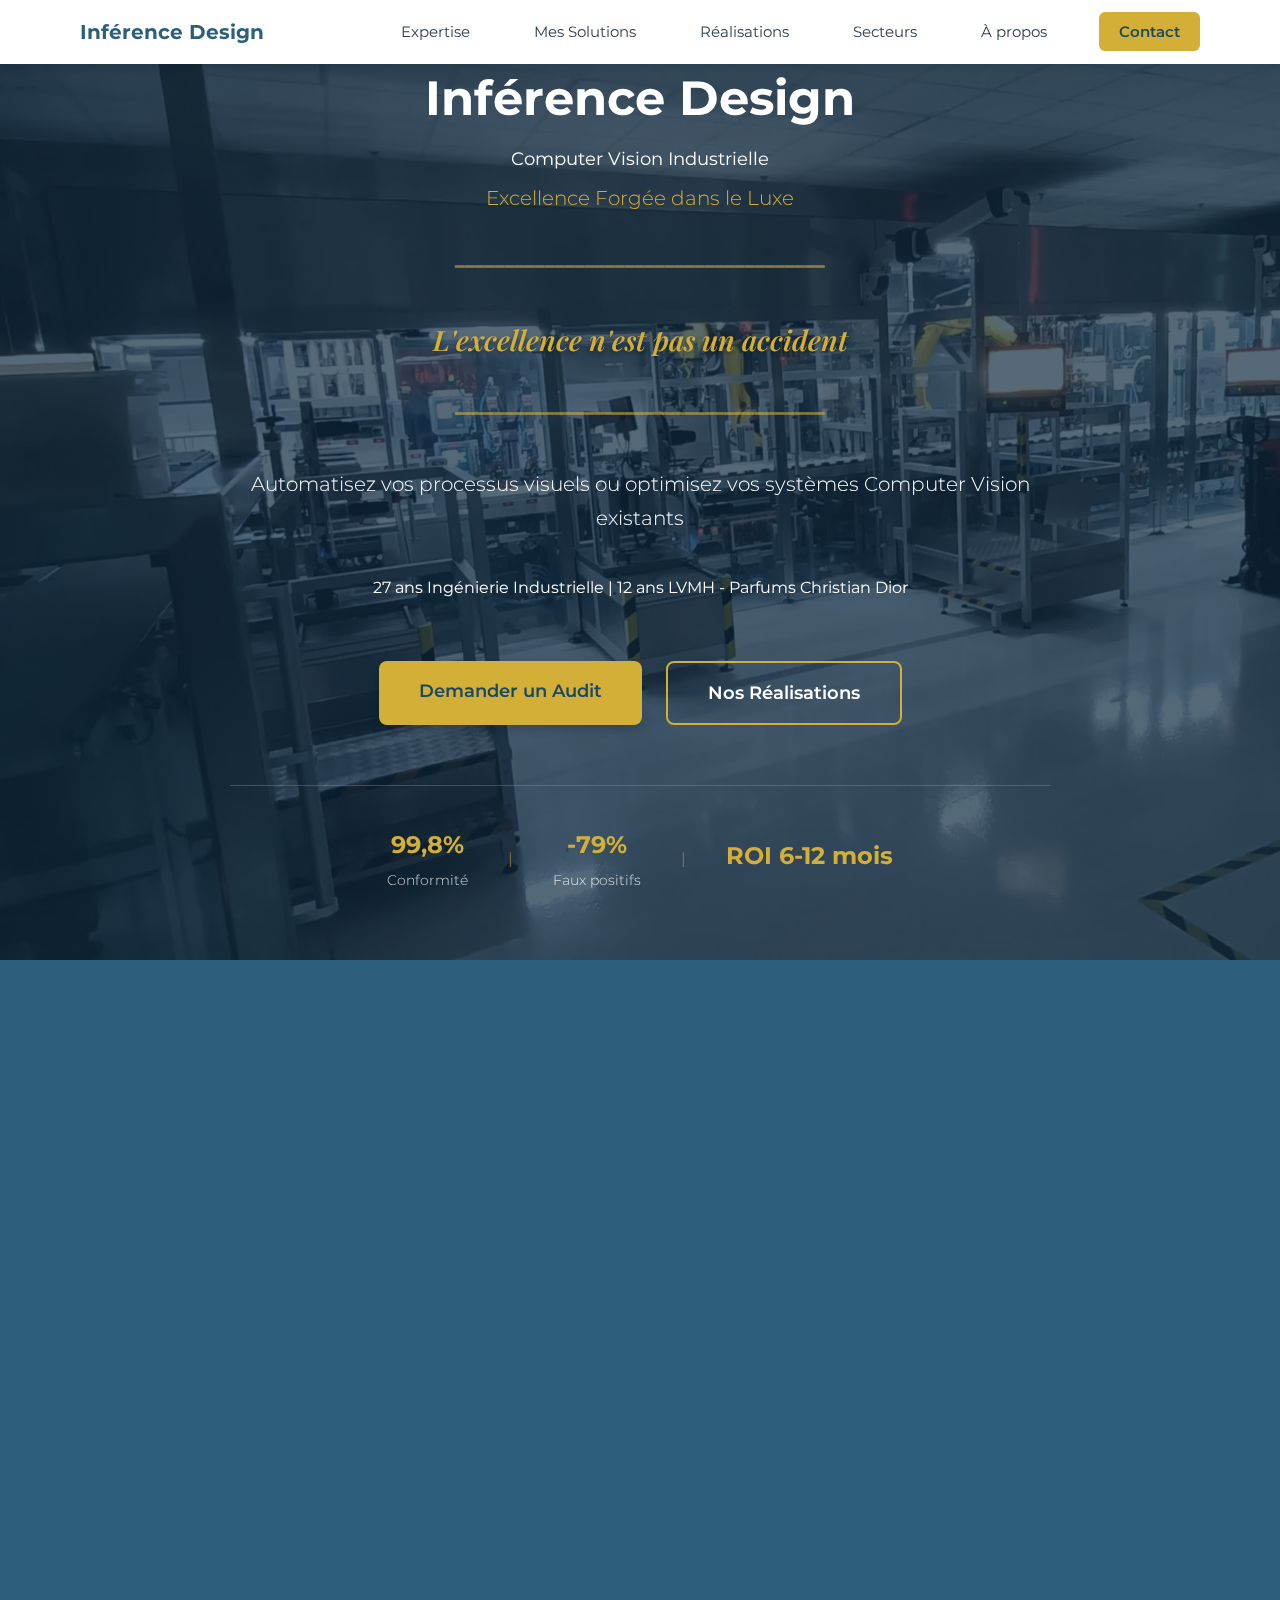
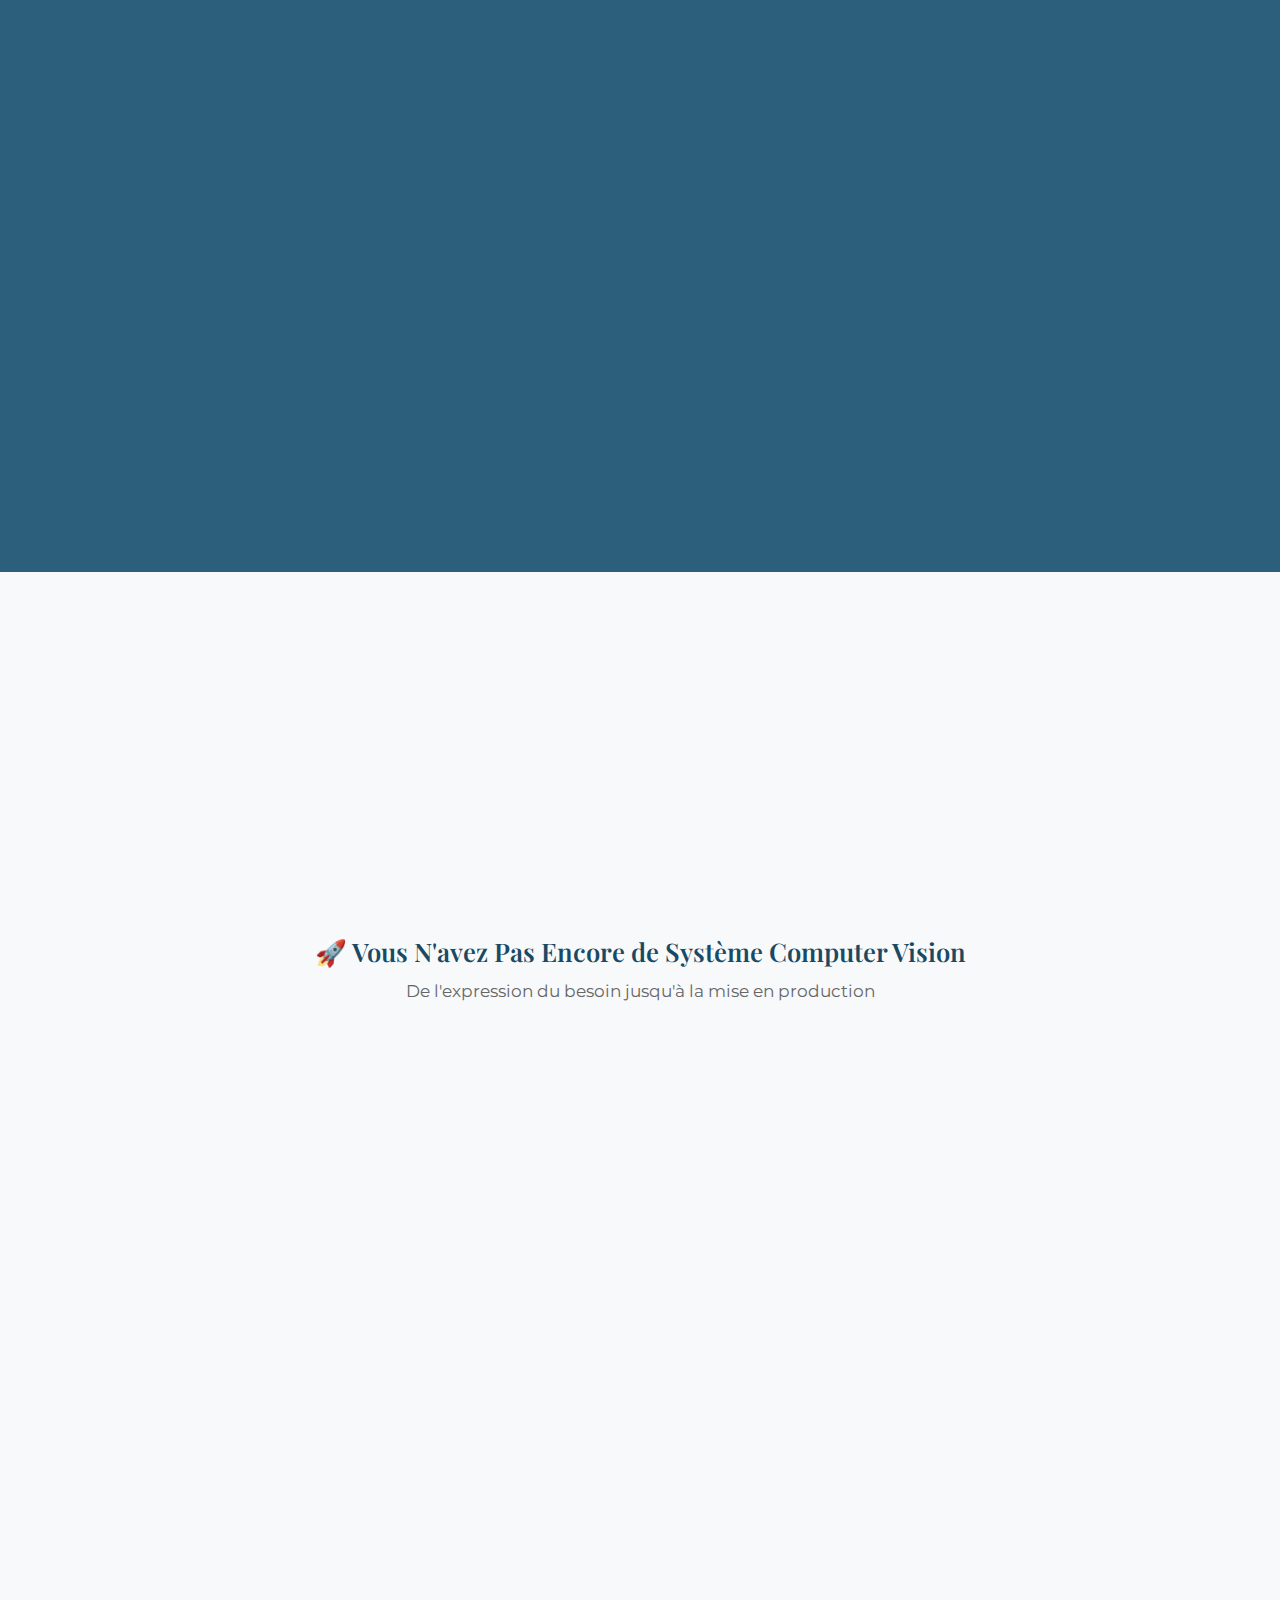
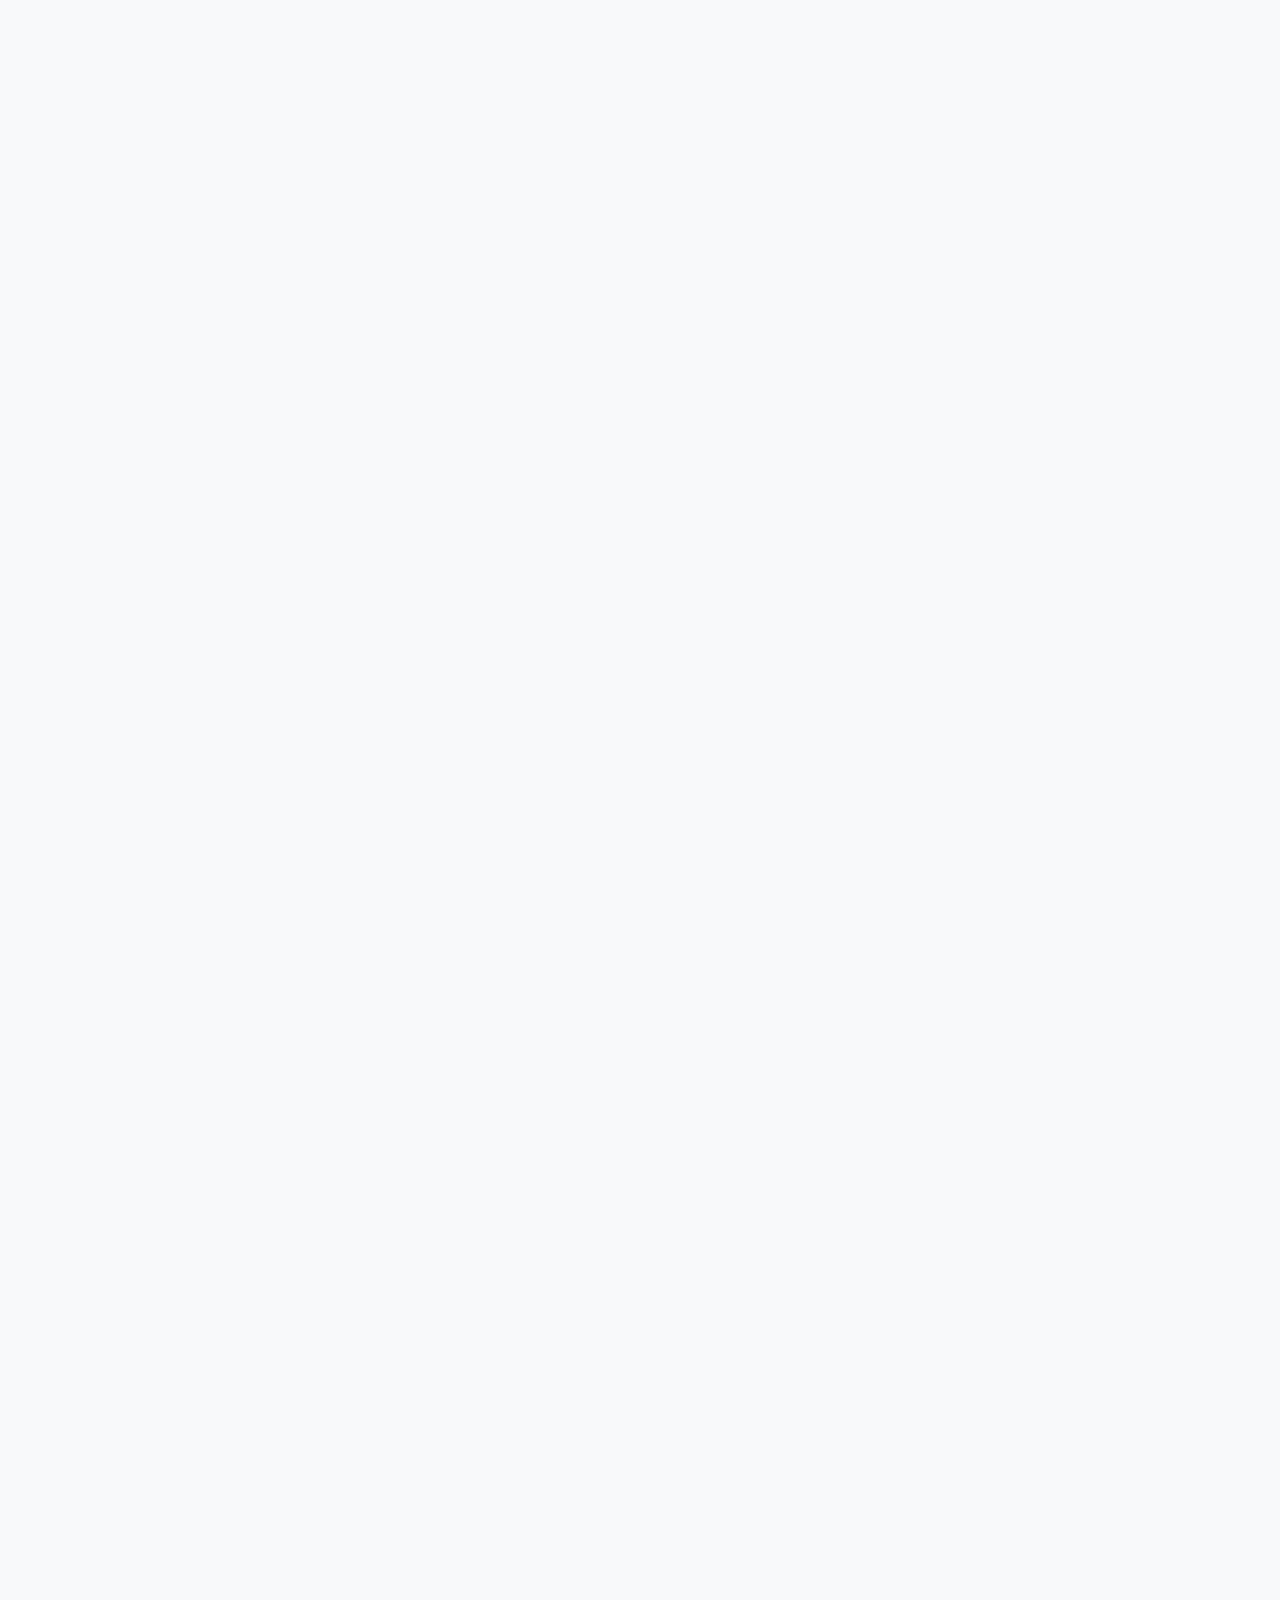
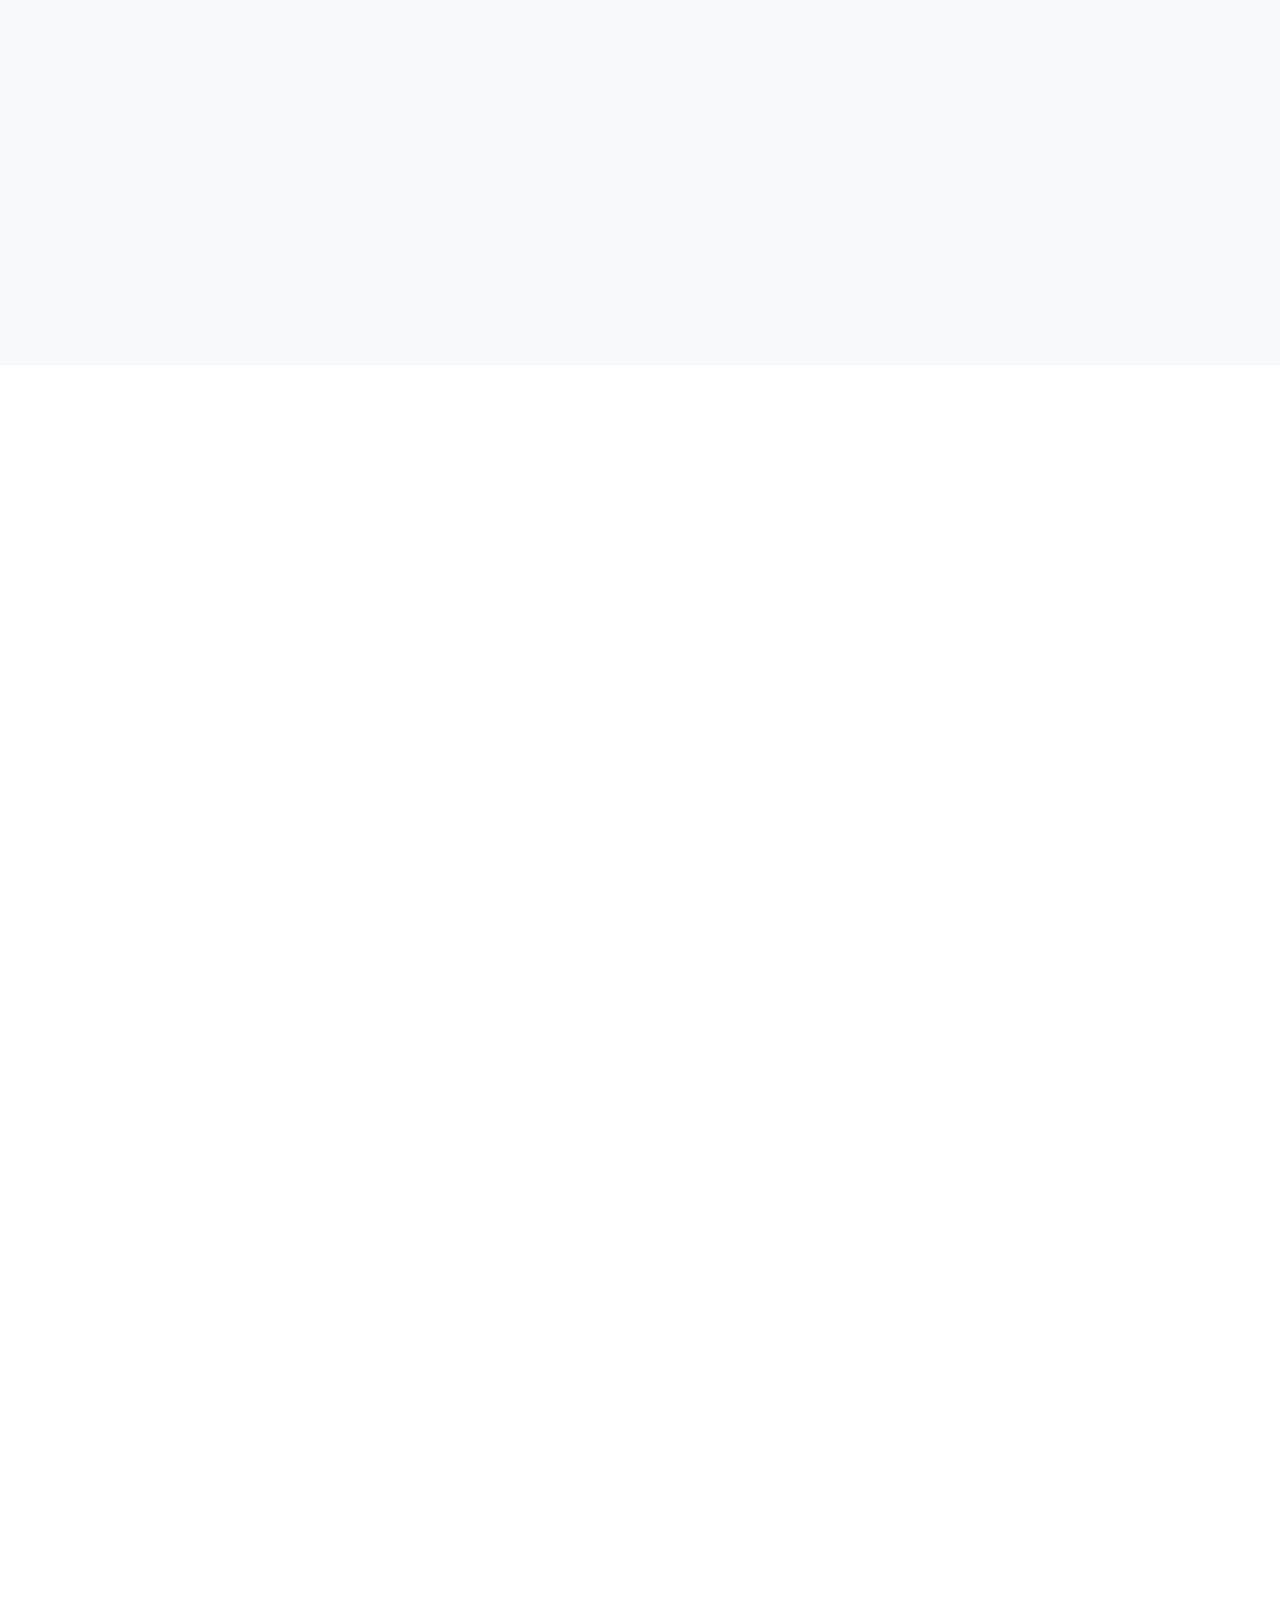
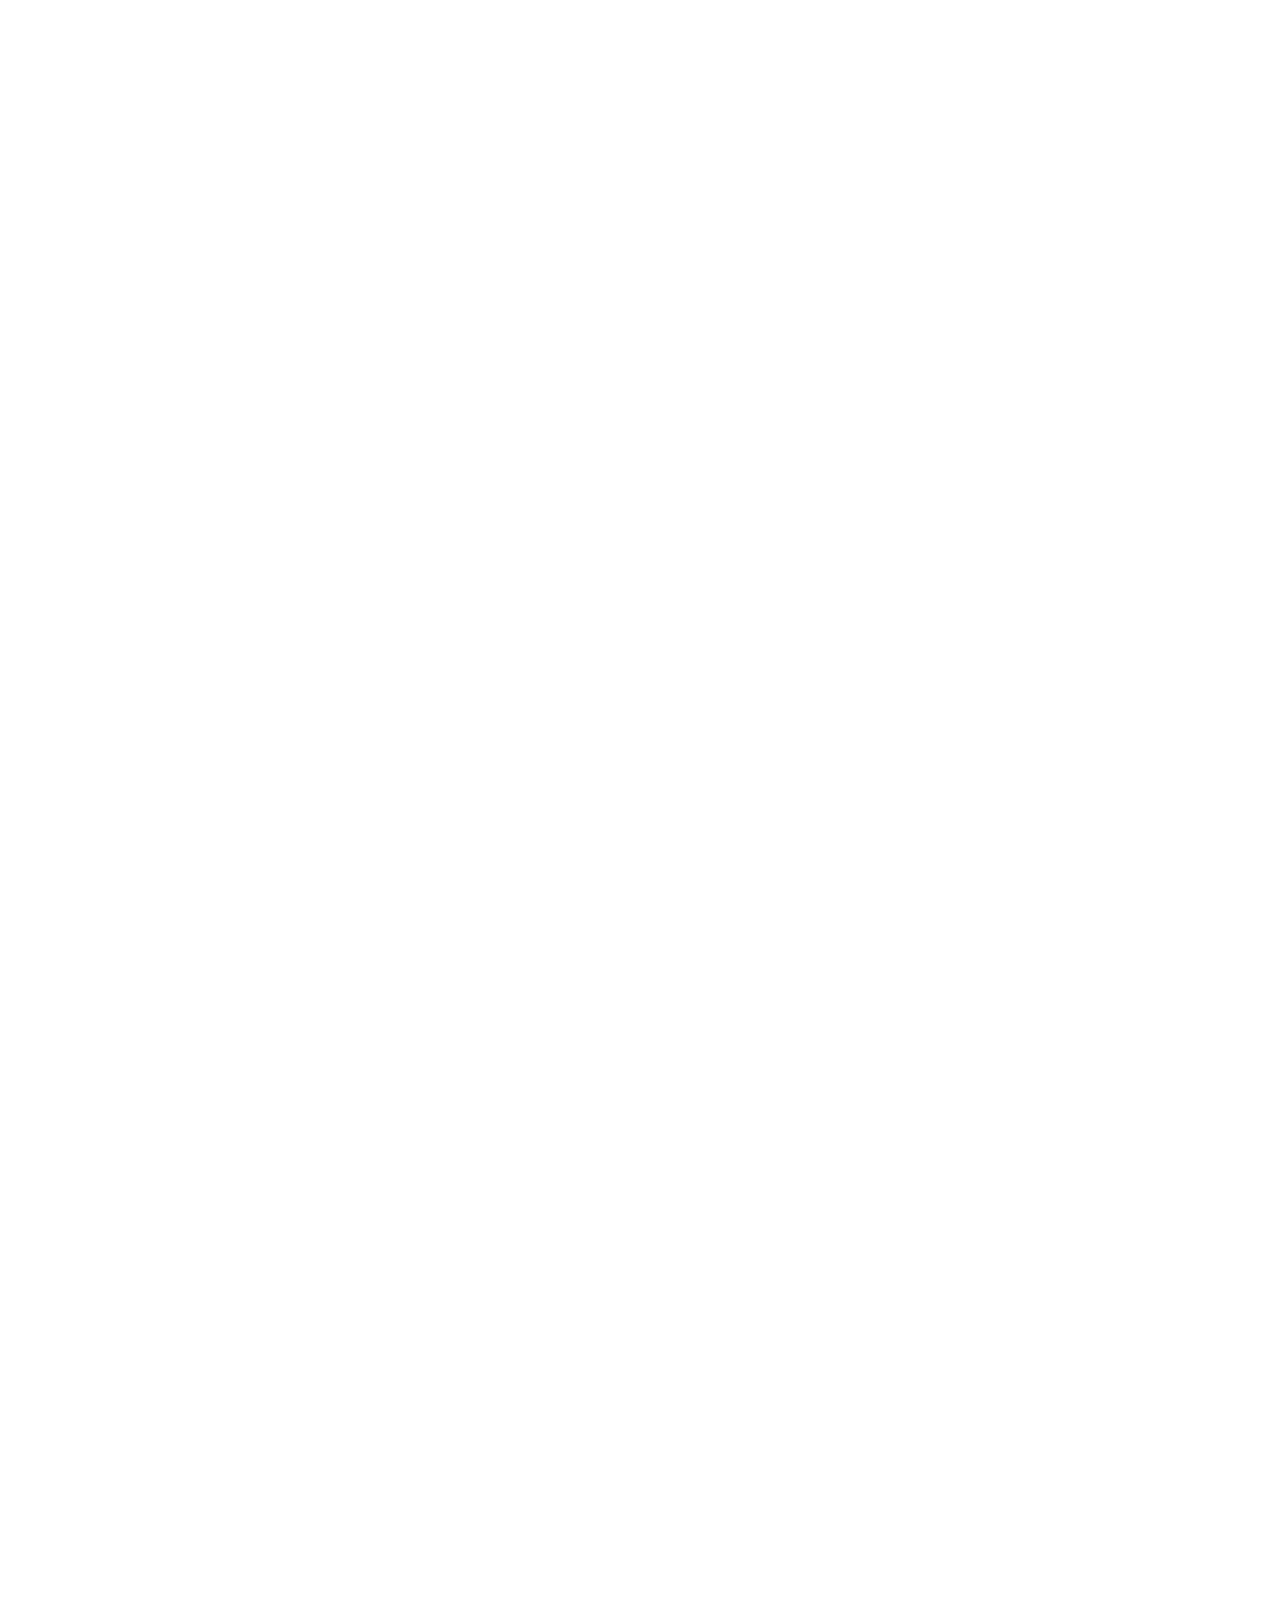
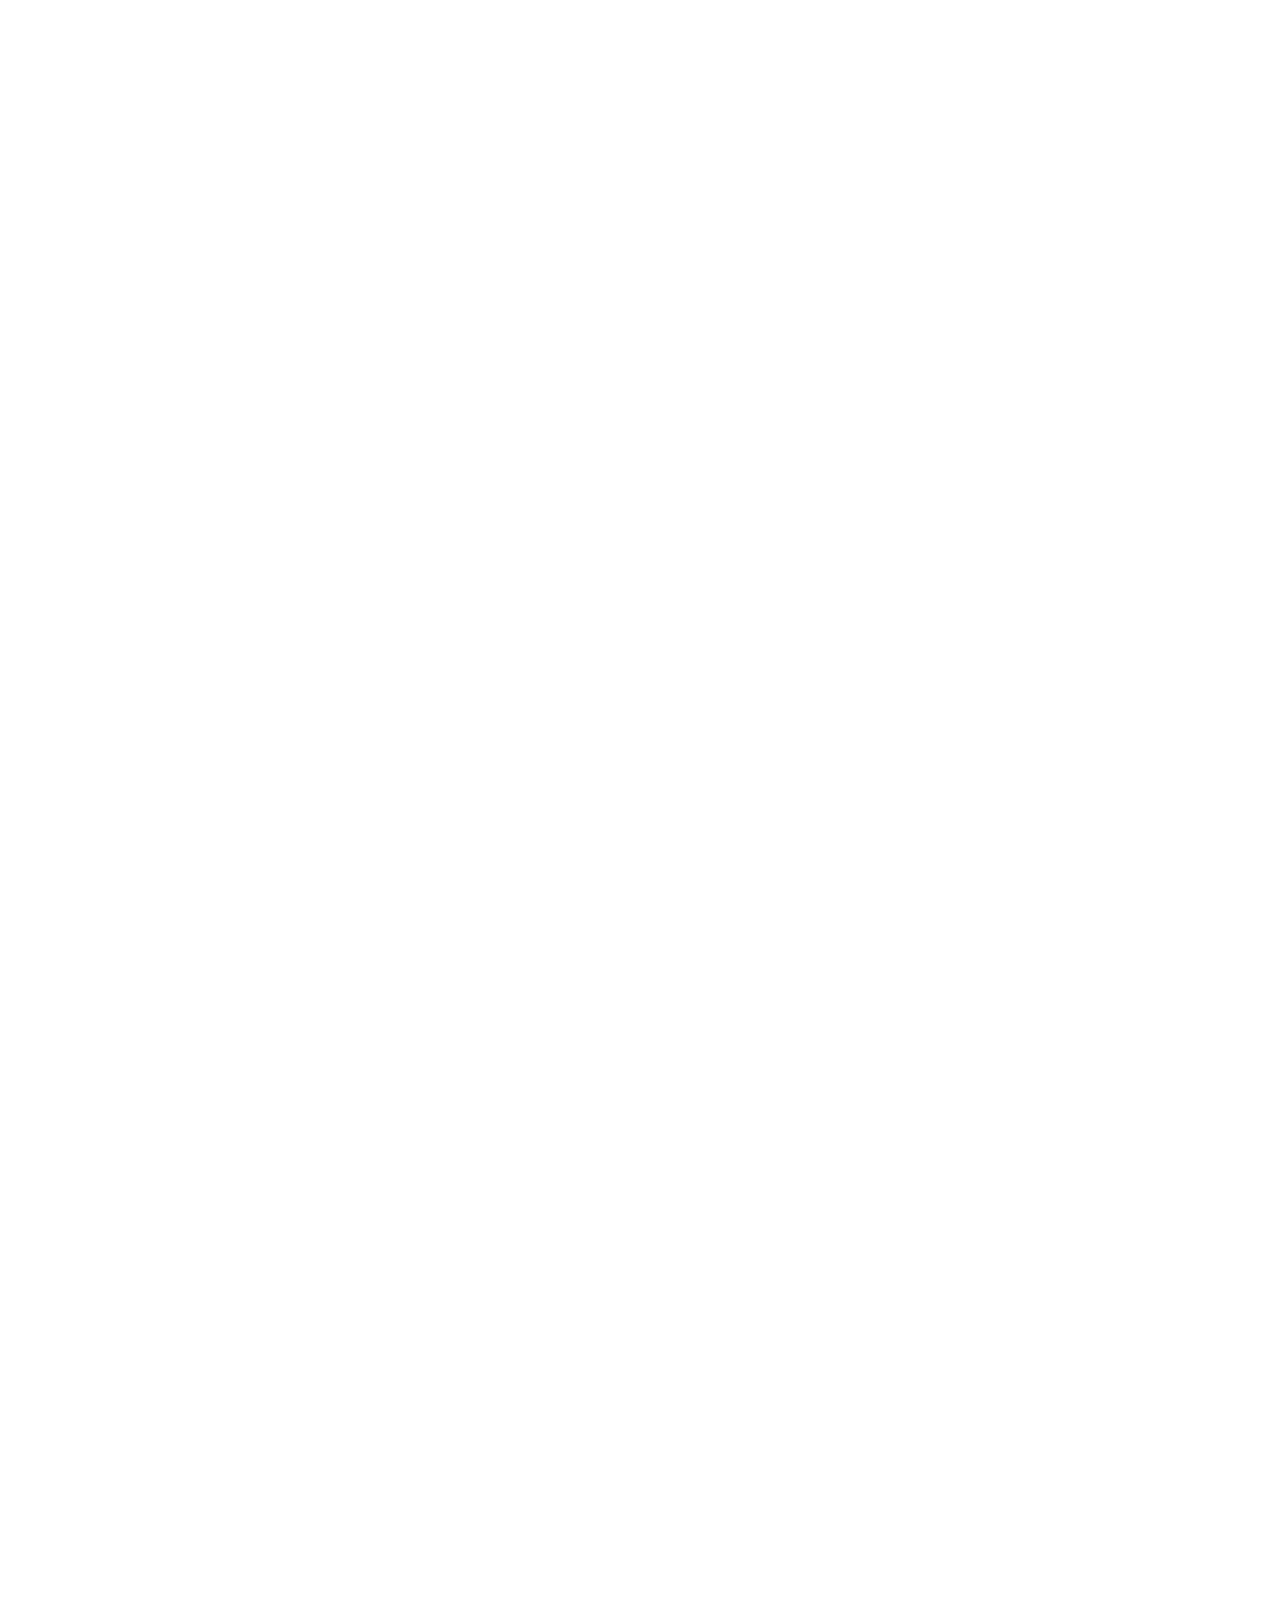
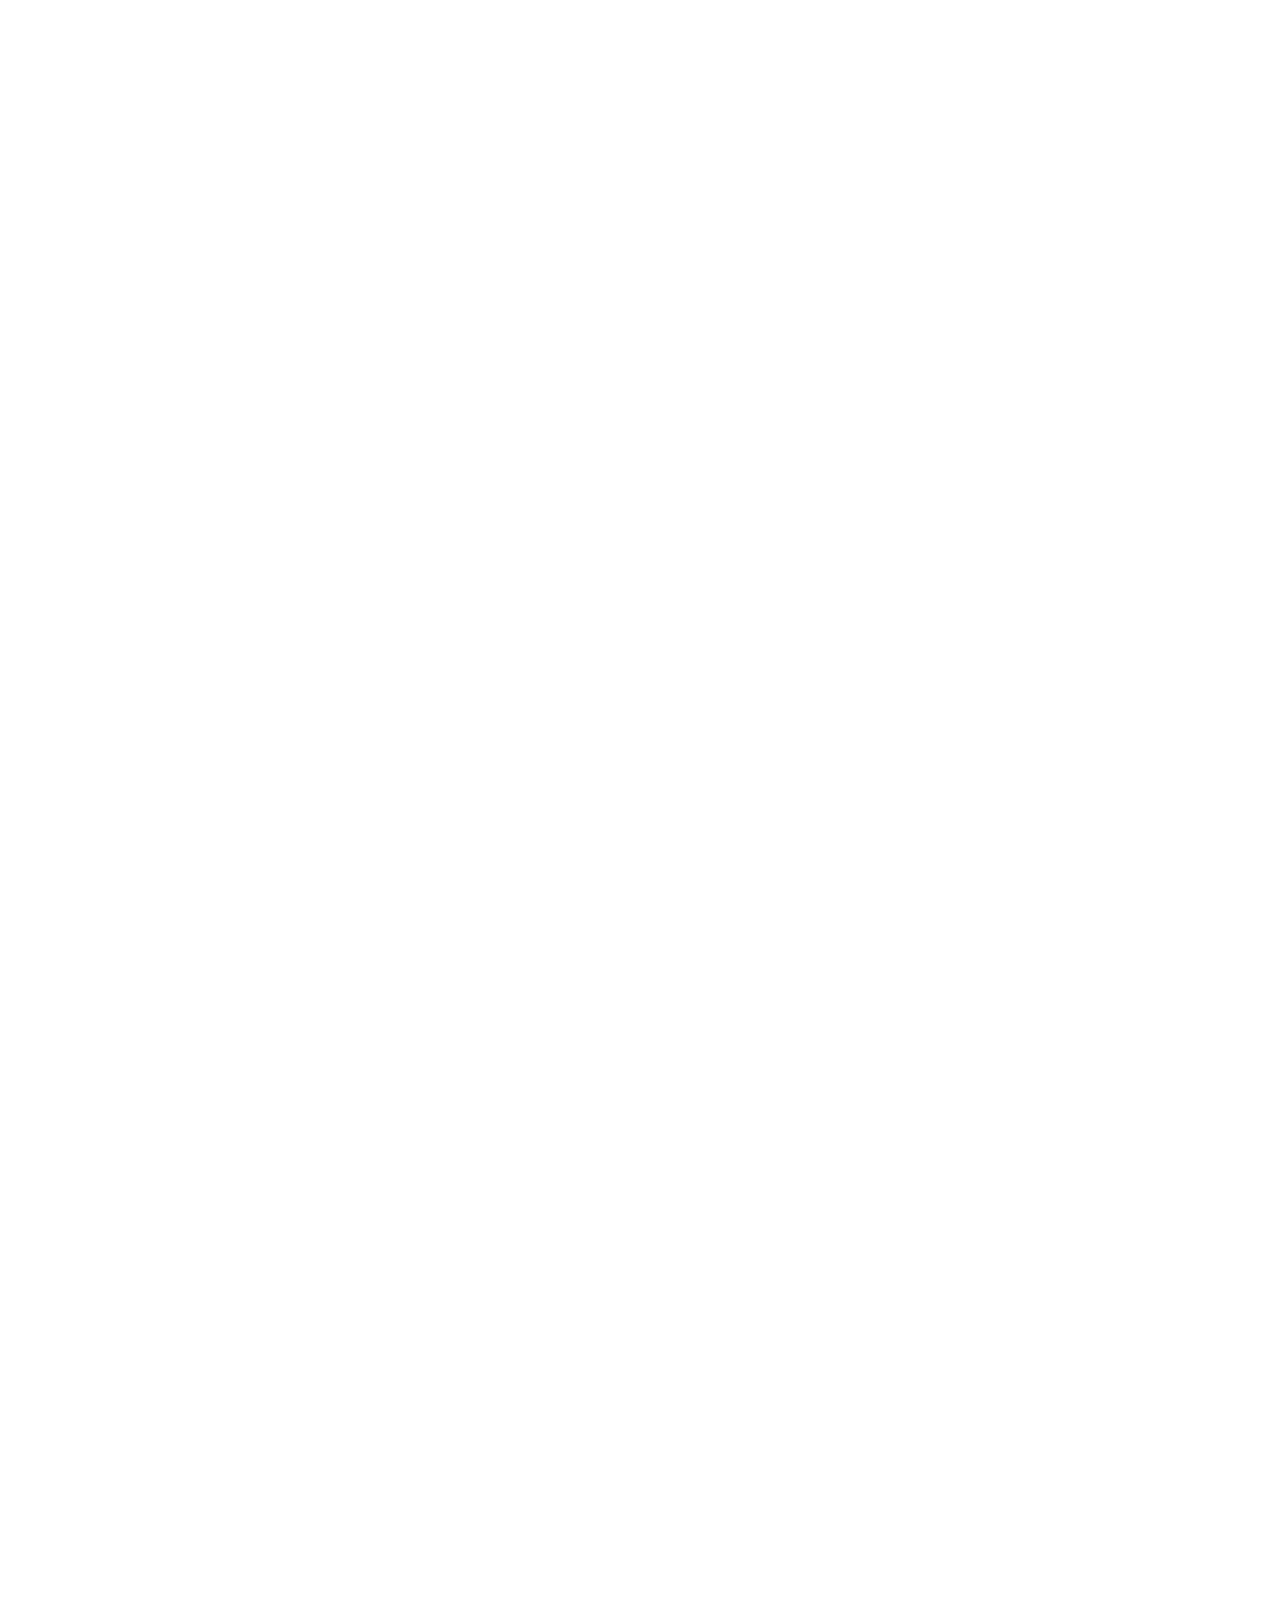
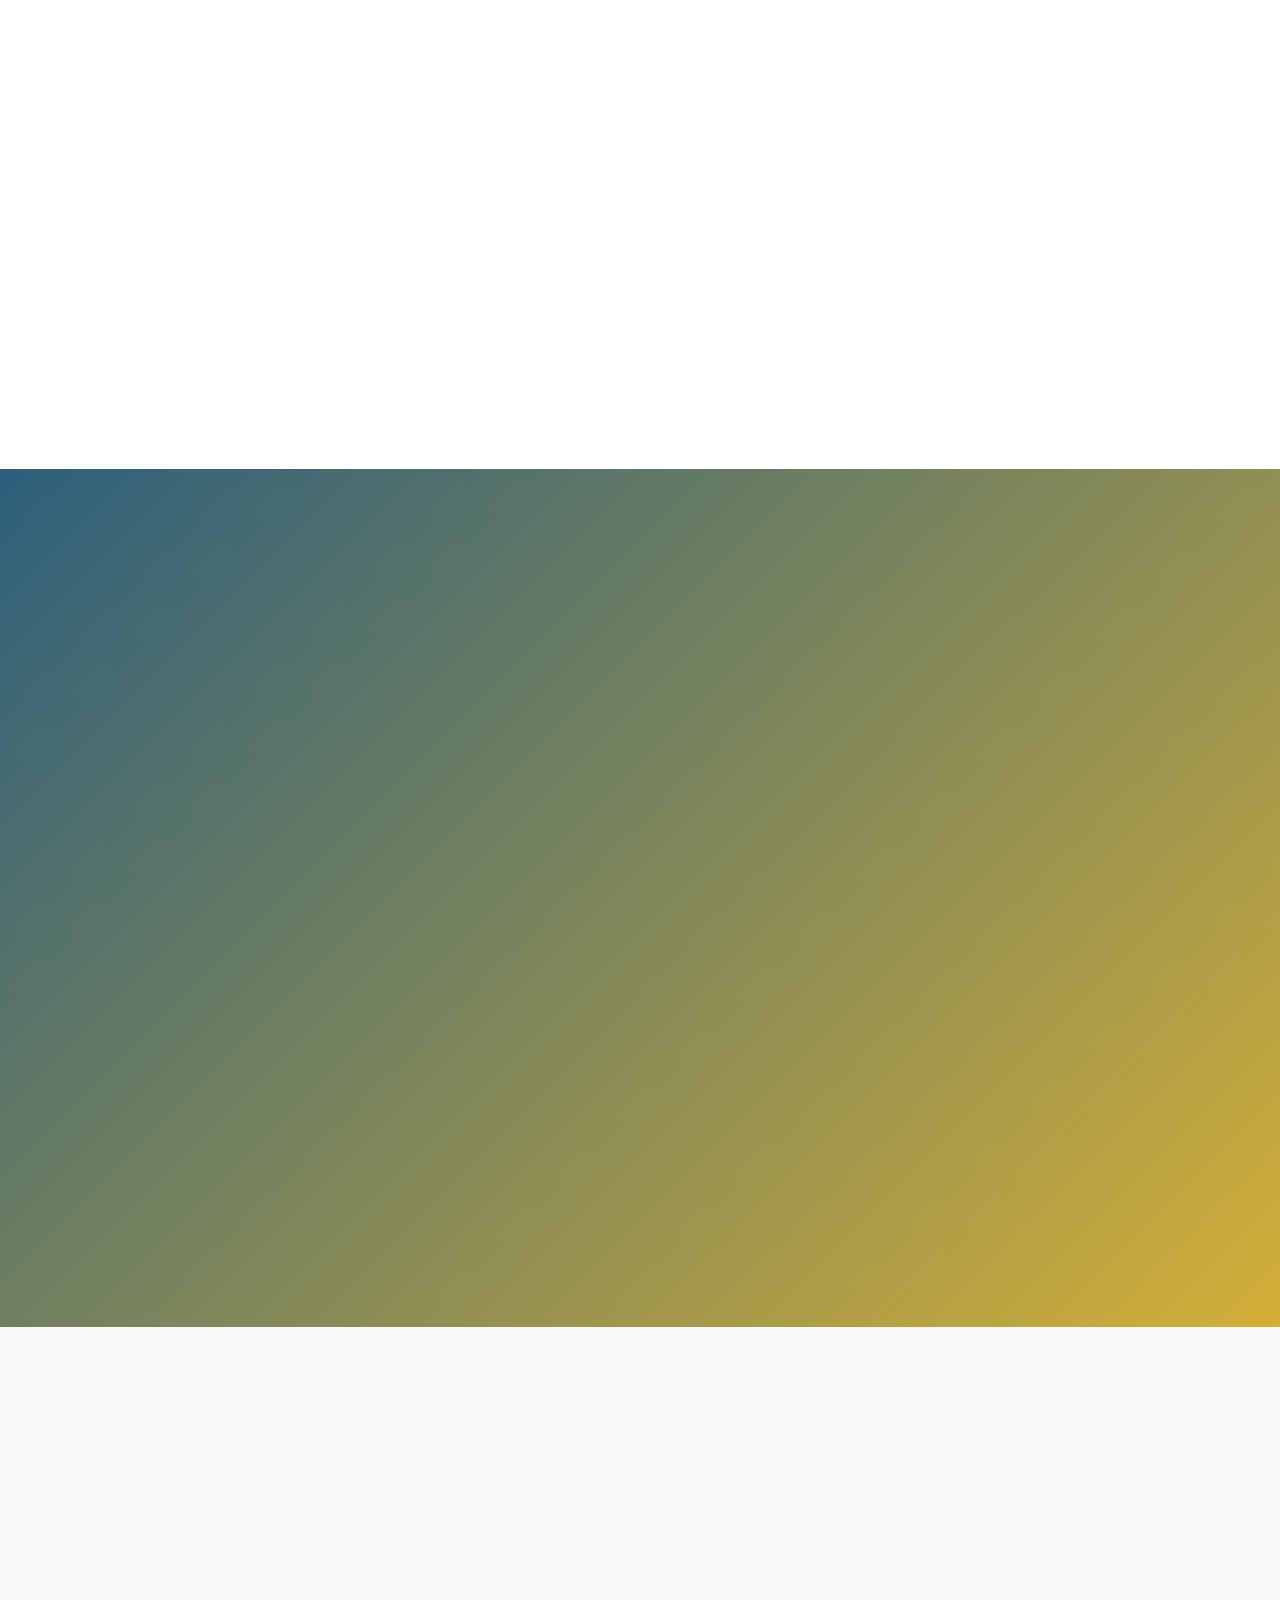
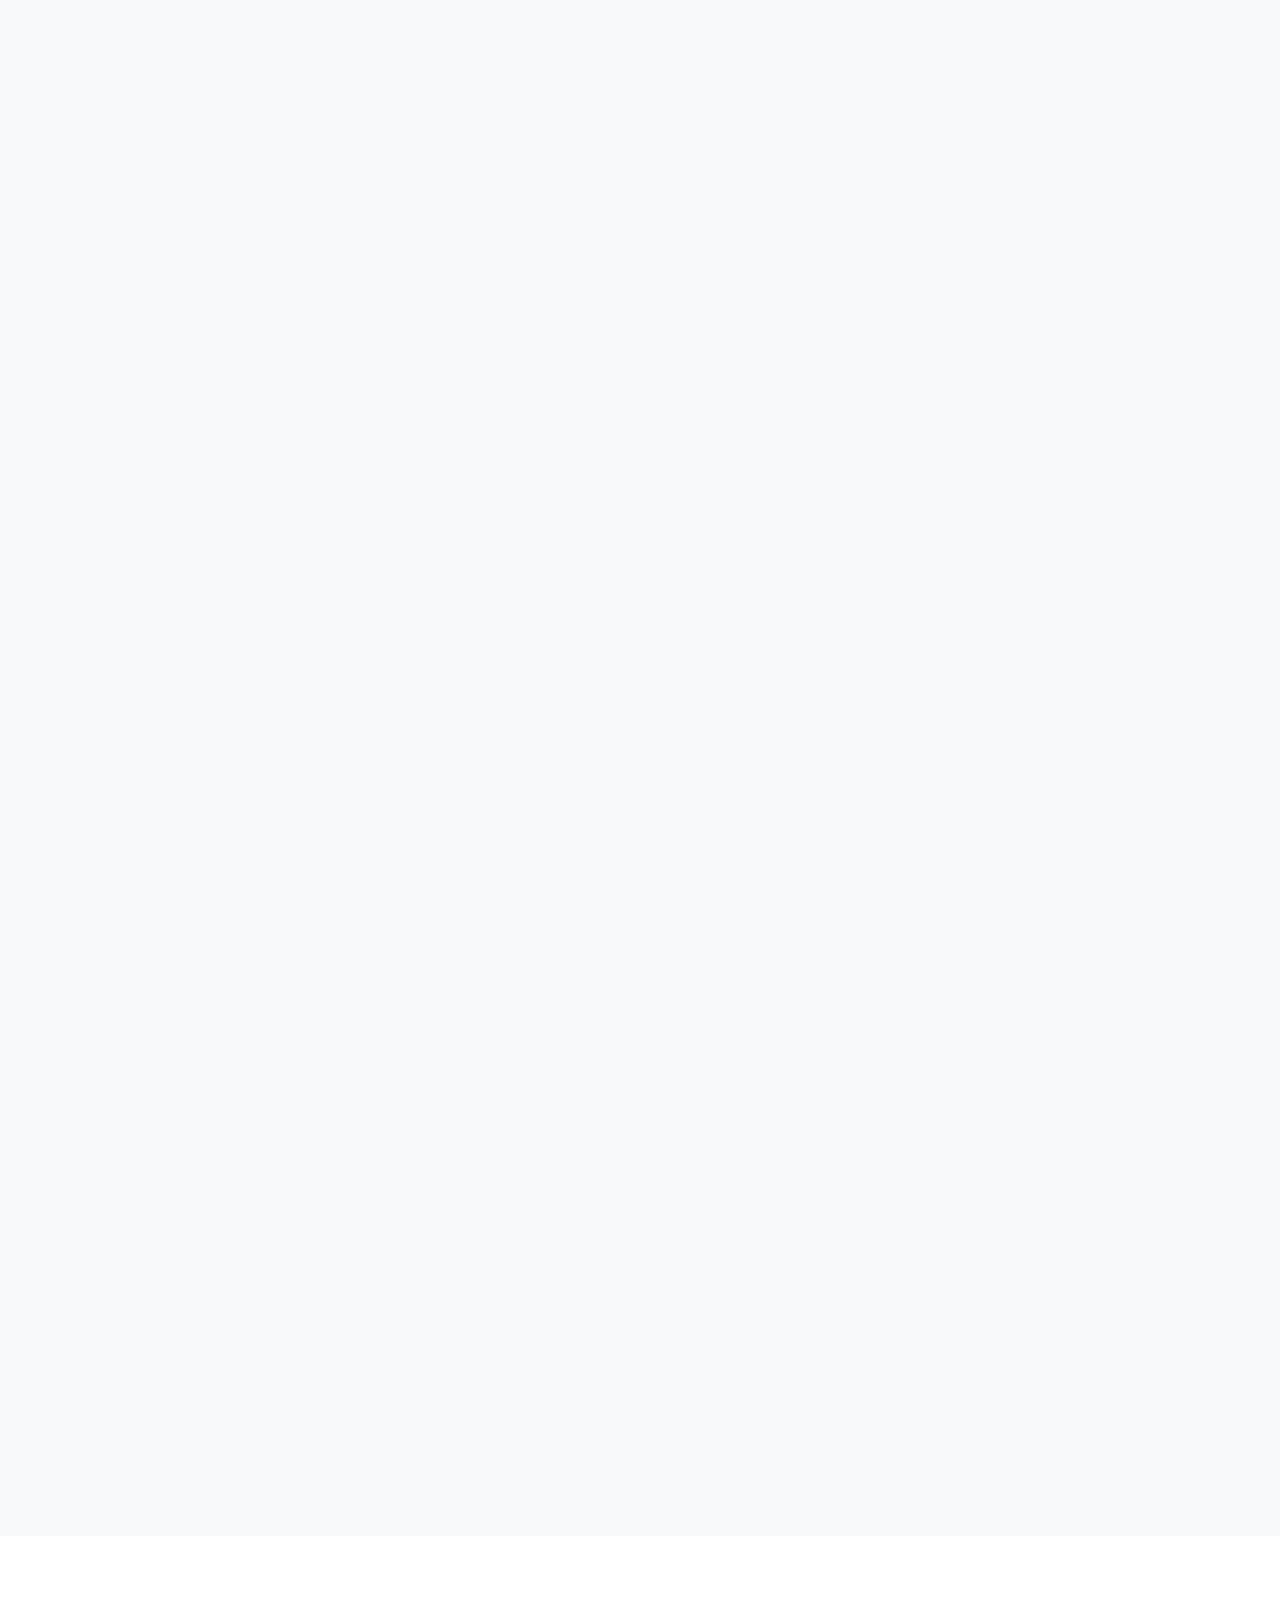
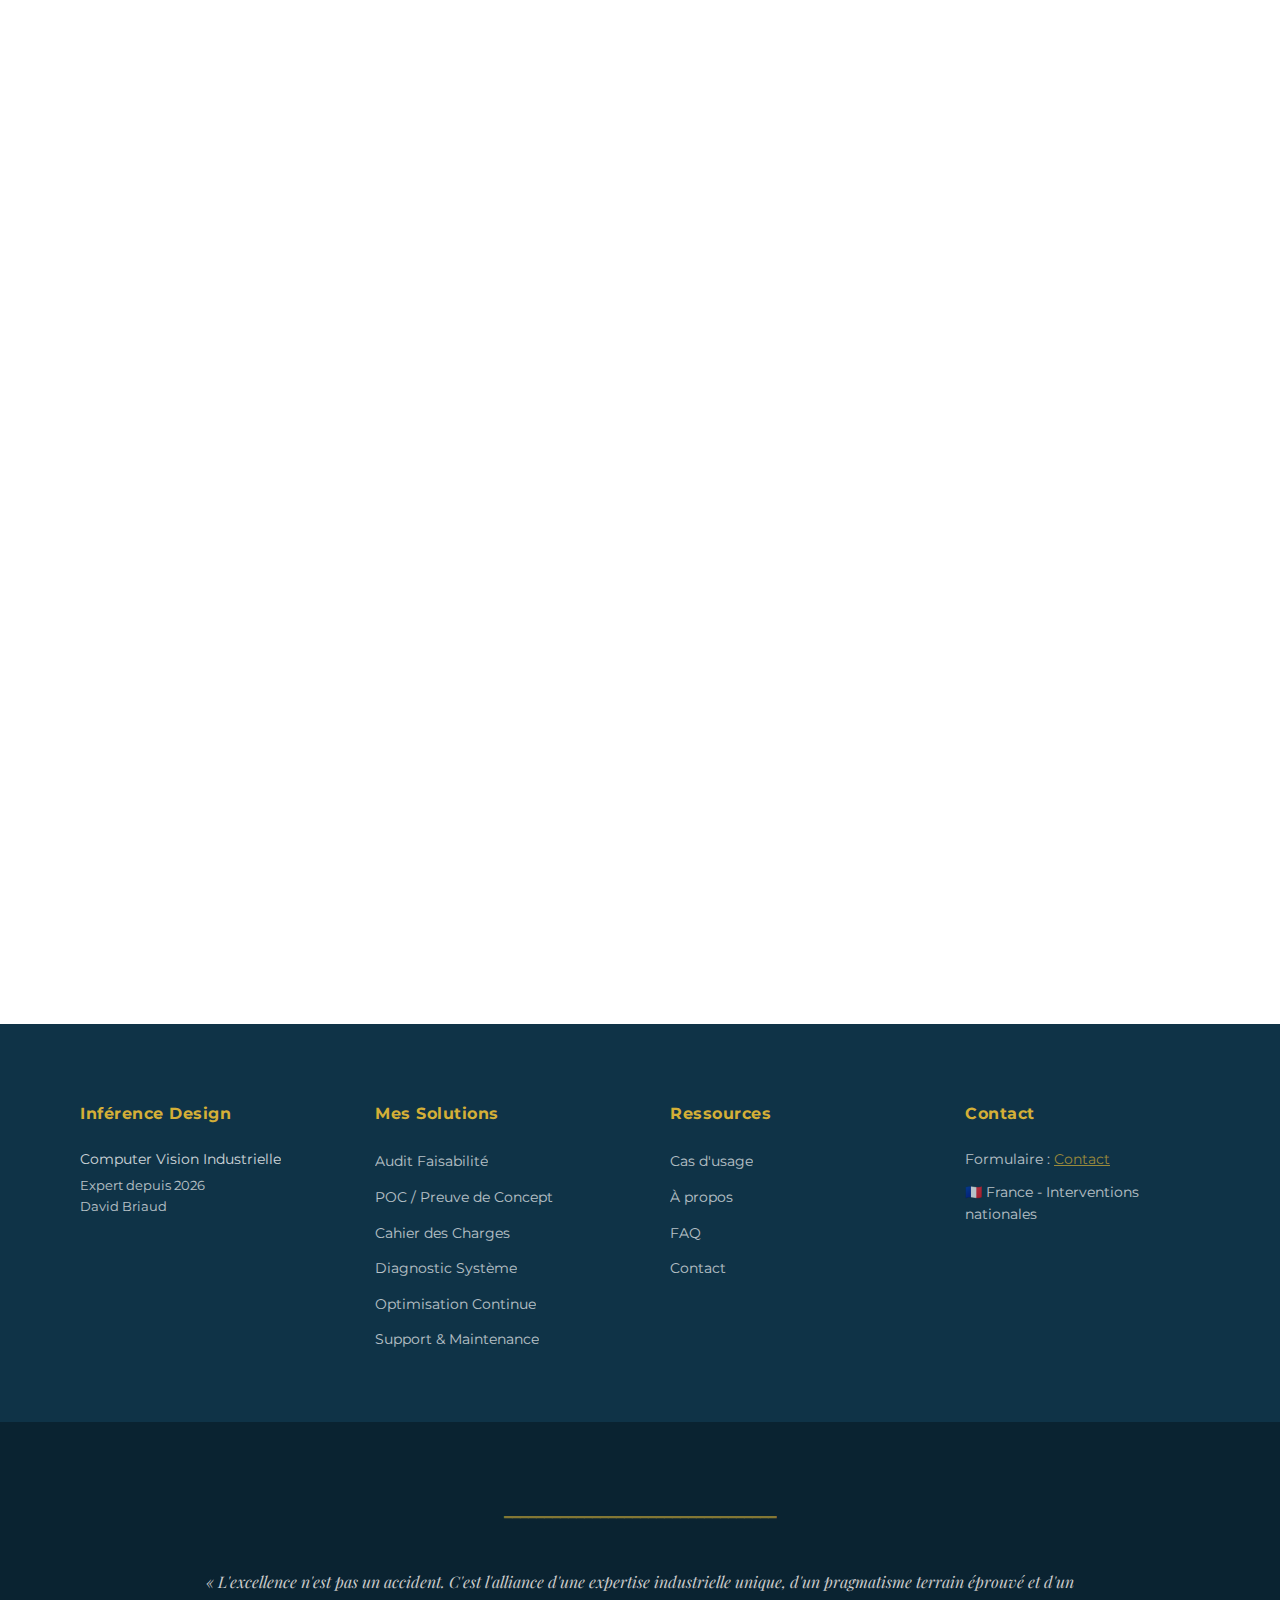
<file: index.html>
<!DOCTYPE html>
<html lang="fr">
<head>
    <meta charset="UTF-8">
    <meta name="viewport" content="width=device-width, initial-scale=1.0">

    <!-- SEO Meta Tags OPTIMISÉS -->
    <title>David Briaud - Expert Computer Vision Industrielle | 12 ans LVMH Parfums Christian Dior | Audit & Optimisation Systèmes IA France</title>

    <meta name="description" content="Expert Computer Vision avec 27 ans expérience industrielle + 12 ans LVMH Parfums Christian Dior (pilotage projets MOA + développement IA). Optimisation systèmes existants : -79% faux positifs démontrés. Audit, diagnostic, POC. Standards luxe. ROI 6-12 mois. Interventions France.">

<!-- Meta keywords avec noms techniques pour SEO -->
<meta name="keywords" content="expert computer vision france, audit système vision industrielle, optimisation IA contrôle qualité, réduction faux positifs, YOLOv8 expert, Detectron consultant, Anomalib spécialiste, LVMH computer vision, parfums christian dior IA, pilotage projets MOA vision, cahier des charges computer vision, détection défauts luxe, consultant IA industrielle france, david briaud computer vision, inference design, ROI système IA, détection contrefaçon luxe, authenticité produits IA">

    <meta name="author" content="David Briaud - Inférence Design">

    <!-- Géolocalisation France -->
    <meta name="geo.region" content="FR">
    <meta name="geo.placename" content="France">
    <meta name="geo.position" content="48.8566;2.3522">

    <!-- Open Graph OPTIMISÉ -->
    <meta property="og:type" content="website">
    <meta property="og:url" content="https://inference-design.fr/">
    <meta property="og:title" content="David Briaud - Expert Computer Vision Industrielle | 12 ans LVMH Parfums Christian Dior">
    <meta property="og:description" content="27 ans expérience industrielle : Pilotage projets machines (MOA) + Développement Computer Vision IA chez LVMH. Optimisation systèmes existants -79% faux positifs. Standards luxe, ROI 6-12 mois. France.">
    <meta property="og:image" content="https://inference-design.fr/assets/images/og-image-inference-design.jpg">
    <meta property="og:locale" content="fr_FR">
    <meta property="og:site_name" content="Inférence Design">

    <!-- Twitter/X OPTIMISÉ -->
    <meta name="twitter:card" content="summary_large_image">
    <meta name="twitter:title" content="Expert Computer Vision | 12 ans LVMH | Optimisation Systèmes IA -79% Faux Positifs">
    <meta name="twitter:description" content="27 ans industrie + 12 ans LVMH : Pilotage MOA + Développement IA. Audit, diagnostic, optimisation. Standards luxe. France.">
    <meta name="twitter:image" content="https://inference-design.fr/assets/images/twitter-card-inference-design.jpg">

    <!-- Canonical URL -->
    <link rel="canonical" href="https://inference-design.fr/">

    <!-- Favicon -->
    <link rel="icon" type="image/svg+xml" href="assets/images/placeholder-logo.svg">

    <!-- Google Fonts -->
    <link rel="preconnect" href="https://fonts.googleapis.com">
    <link rel="preconnect" href="https://fonts.gstatic.com" crossorigin>
    <link href="https://fonts.googleapis.com/css2?family=Montserrat:wght@300;400;600;700&family=Playfair+Display:wght@400;600&display=swap" rel="stylesheet">

    <!-- CSS -->
    <link rel="stylesheet" href="css/styles.css">
    <link rel="stylesheet" href="css/animations.css">

    <!-- AOS - Animate On Scroll -->
    <link href="https://unpkg.com/aos@2.3.1/dist/aos.css" rel="stylesheet">

    <!-- Swiper CSS (Carousel) -->
    <link rel="stylesheet" href="https://cdn.jsdelivr.net/npm/swiper@11/swiper-bundle.min.css">

    <!-- Schema.org JSON-LD COMPLET -->
    <script type="application/ld+json">
    {
      "@context": "https://schema.org",
      "@graph": [
        {
          "@type": "Organization",
          "@id": "https://inference-design.fr/#organization",
          "name": "Inférence Design",
          "url": "https://inference-design.fr",
          "logo": {
            "@type": "ImageObject",
            "url": "https://inference-design.fr/assets/images/logo-inference-design.png",
            "width": 250,
            "height": 250
          },
          "description": "Expert Computer Vision industrielle avec 27 ans d'expérience et 12 ans LVMH - Parfums Christian Dior. Pilotage projets machines (MOA) + Développement IA. Optimisation systèmes existants, audit, diagnostic, POC. Standards luxe, ROI 6-12 mois.",
          "founder": {
            "@type": "Person",
            "@id": "https://inference-design.fr/#person"
          },
          "foundingDate": "2026",
          "areaServed": {
            "@type": "Country",
            "name": "France"
          },
          "knowsAbout": [
            "Computer Vision",
            "YOLOv8",
            "Detectron",
            "Mask R-CNN",
            "Anomalib",
            "OpenCV",
            "Contrôle qualité automatisé",
            "Détection de défauts",
            "Optimisation systèmes vision",
            "Pilotage et Gestion de projets MOA",
            "Détection contrefaçon",
            "LVMH",
            "Parfums Christian Dior"
          ],
          "slogan": "L'excellence n'est pas un accident"
        },
        {
          "@type": "Person",
          "@id": "https://inference-design.fr/#person",
          "name": "David Briaud",
          "jobTitle": "Expert Computer Vision Industrielle",
          "description": "Expert Computer Vision avec 27 ans expérience industrielle dont 12 ans LVMH - Parfums Christian Dior à piloter des projets machines (MOA) et développer des systèmes Computer Vision IA. Optimisation -79% faux positifs, 99,8% conformité.",
          "url": "https://inference-design.fr",
          "image": "https://inference-design.fr/assets/images/Photo_DB.webp",
          "alumniOf": {
            "@type": "Organization",
            "name": "LVMH - Parfums Christian Dior"
          },
          "worksFor": {
            "@type": "Organization",
            "@id": "https://inference-design.fr/#organization"
          },
          "hasOccupation": {
            "@type": "Occupation",
            "name": "Expert Computer Vision Industrielle",
            "skills": [
              "YOLOv8",
              "Detectron",
              "Anomalib",
              "OpenCV",
              "Pilotage Gestion projets MOA",
              "Optimisation systèmes vision"
            ]
          }
        },
        {
          "@type": "FAQPage",
          "@id": "https://inference-design.fr/#faq",
          "mainEntity": [
            {
              "@type": "Question",
              "name": "Qu'est-ce que la Computer Vision industrielle ?",
              "acceptedAnswer": {
                "@type": "Answer",
                "text": "La Computer Vision industrielle utilise des caméras et des algorithmes d'IA pour automatiser des tâches visuelles dans les processus de production : contrôle qualité automatisé, détection de défauts, comptage automatique, lecture de codes-barres, vérification d'assemblage, détection de contrefaçon. Inférence Design se spécialise dans ces applications avec une expertise unique de 12 ans chez LVMH - Parfums Christian Dior et 27 ans en ingénierie industrielle."
              }
            },
            {
              "@type": "Question",
              "name": "Comment optimiser un système Computer Vision avec trop de faux positifs ?",
              "acceptedAnswer": {
                "@type": "Answer",
                "text": "L'optimisation nécessite : 1) Audit complet de l'architecture existante, 2) Analyse des patterns de faux positifs, 3) Ré-entraînement du modèle avec dataset enrichi, 4) Calibration fine des seuils, 5) Amélioration du preprocessing. Résultat démontré : réduction de 12% à 2,5% de faux positifs (-79%) avec ROI de 8 mois."
              }
            },
            {
              "@type": "Question",
              "name": "Quel est le ROI d'un système Computer Vision ?",
              "acceptedAnswer": {
                "@type": "Answer",
                "text": "Le ROI est généralement de 6 à 12 mois. Bénéfices : réduction erreurs humaines, diminution sur-rejets, réduction litiges clients, optimisation taux rebuts, libération ressources humaines, traçabilité 24/7."
              }
            }
          ]
        }
      ]
    }
    </script>
</head>
<body>

    <!-- NAVIGATION STICKY -->
    <nav id="navbar" class="navbar">
        <div class="nav-container">
            <div class="nav-logo">
                <a href="#hero">
                    <span class="logo-text">Inférence Design</span>
                </a>
            </div>

            <!-- Menu Desktop -->
            <ul class="nav-menu">
                <li><a href="#expertise" class="nav-link">Expertise</a></li>
                <li><a href="#solutions" class="nav-link">Mes Solutions</a></li>
                <li><a href="#realisations" class="nav-link">Réalisations</a></li>
                <li><a href="#secteurs" class="nav-link">Secteurs</a></li>
                <li><a href="#apropos" class="nav-link">À propos</a></li>
                <li><a href="#contact" class="nav-link nav-cta">Contact</a></li>
            </ul>

            <!-- Menu Mobile Hamburger -->
            <div class="hamburger">
                <span></span>
                <span></span>
                <span></span>
            </div>
        </div>
    </nav>

    <!-- MAIN CONTENT -->
    <main>

        <!-- ========================================
             SECTION 1: HERO
             ======================================== -->
        <section id="hero" class="hero-section">
            <div class="hero-overlay"></div>
            <div class="hero-content" data-aos="fade-up">
                <div class="logo-hero">
                    <h1>Inférence Design</h1>
                    <p class="baseline">Computer Vision Industrielle</p>
                    <p class="tagline">Excellence Forgée dans le Luxe</p>
                </div>

                <div class="hero-divider">━━━━━━━━━━━━━━━━━━━━━━━━━━━━━━━━━━━━━</div>

                <blockquote class="mantra-short" data-aos="zoom-in" data-aos-delay="300">
                    L'excellence n'est pas un accident
                </blockquote>

                <div class="hero-divider">━━━━━━━━━━━━━━━━━━━━━━━━━━━━━━━━━━━━━</div>

                <p class="hero-value-prop" data-aos="fade-up" data-aos-delay="500">
                    Automatisez vos processus visuels ou optimisez vos systèmes Computer Vision existants
                </p>

                <p class="hero-expertise" data-aos="fade-up" data-aos-delay="700">
                    27 ans Ingénierie Industrielle | 12 ans LVMH - Parfums Christian Dior
                </p>

                <div class="hero-ctas" data-aos="fade-up" data-aos-delay="900">
                    <a href="#contact" class="btn btn-primary">Demander un Audit</a>
                    <a href="#realisations" class="btn btn-secondary">Nos Réalisations</a>
                </div>

                <div class="hero-stats" data-aos="fade-up" data-aos-delay="1100">
                    <div class="stat">
                        <span class="stat-number">99,8%</span>
                        <span class="stat-label">Conformité</span>
                    </div>
                    <div class="stat-divider">|</div>
                    <div class="stat">
                        <span class="stat-number">-79%</span>
                        <span class="stat-label">Faux positifs</span>
                    </div>
                    <div class="stat-divider">|</div>
                    <div class="stat">
                        <span class="stat-number">ROI 6-12 mois</span>
                        <span class="stat-label"></span>
                    </div>
                </div>

                <p class="hero-lvmh" data-aos="fade-up" data-aos-delay="1300">
                    12 ans d'expérience LVMH - Leader Mondial du Luxe
                </p>
            </div>
        </section>

        <!-- ========================================
             SECTION 2: EXPERTISE UNIQUE
             ======================================== -->
        <section id="expertise" class="expertise-section">
            <div class="container">
                <h2 class="section-title" data-aos="fade-up">Une Double Expertise Unique sur le Marché</h2>

                <div class="expertise-grid">
                    <!-- Colonne Gauche : 21 ans Machines -->
                    <div class="expertise-col" data-aos="fade-right">
                        <div class="expertise-badge">21 ANS INGÉNIERIE MACHINES</div>
                        <h3>Conception, Intégration, Pilotage Projets</h3>
                        <p class="expertise-subtitle">PKB (Bureau d'Études 8 ans) & B&R Automation (Technico-Commercial 3 ans)</p>
                        <p class="expertise-highlight">Industrie du luxe | Standards haute exigence</p>

                        <div class="expertise-list">
                            <h4>EXPERTISE :</h4>
                            <ul>
                                <li>Conception systèmes automatisés (PKB)</li>
                                <li>Vente solutions industrielles (B&R)</li>
                                <li>Pilotage et Gestion de projets (LVMH)</li>
                                <li>Consultation & challenge fournisseurs</li>
                                <li>Accompagnement collaborateurs terrain</li>
                            </ul>
                        </div>
                    </div>

                    <!-- Colonne Centrale : Timeline -->
                    <div class="timeline-col" data-aos="zoom-in" data-aos-delay="200">
                        <div class="timeline">
                            <div class="timeline-item">
                                <div class="timeline-year">1998-2013</div>
                                <div class="timeline-dot"></div>
                                <div class="timeline-label">FABRICANTS<br>MACHINES</div>
                                <div class="timeline-desc">PKB + B&R</div>
                            </div>

                            <div class="timeline-item">
                                <div class="timeline-year">2013-2019</div>
                                <div class="timeline-dot"></div>
                                <div class="timeline-label">LVMH<br>INGÉNIERIE<br>MACHINES</div>
                                <div class="timeline-desc">Pilotage projets</div>
                            </div>

                            <div class="timeline-item">
                                <div class="timeline-year">2019-2025</div>
                                <div class="timeline-dot active"></div>
                                <div class="timeline-label">LVMH<br>INGÉNIERIE<br>MACHINES + IA</div>
                                <div class="timeline-desc">Double casquette</div>
                            </div>

                            <div class="timeline-item">
                                <div class="timeline-year">2026</div>
                                <div class="timeline-dot"></div>
                                <div class="timeline-label">INFÉRENCE<br>DESIGN</div>
                            </div>
                        </div>
                    </div>

                    <!-- Colonne Droite : 12 ans LVMH -->
                    <div class="expertise-col" data-aos="fade-left" data-aos-delay="400">
                        <div class="expertise-badge">12 ANS LVMH - PARFUMS CHRISTIAN DIOR</div>
                        <h3>Pilotage Projets + Computer Vision IA</h3>
                        <p class="expertise-subtitle">2013-2019 : Chef projets machines</p>
                        <p class="expertise-subtitle">2019-2025 : + Développement IA</p>
                        <p class="expertise-highlight">Production 24/7 | Standards zéro défaut</p>

                        <div class="expertise-list">
                            <h4>EXPERTISE :</h4>
                            <ul>
                                <li>Cahiers des charges techniques</li>
                                <li>Réception & installation machines</li>
                                <li>Développement IA (YOLOv8, Detectron, Anomalib)</li>
                                <li>Optimisation continue (-75% faux positifs)</li>
                                <li>99,8% conformité standards LVMH</li>
                            </ul>
                        </div>
                    </div>
                </div>

                <!-- Bandeau Résultat SOBRE -->
                <div class="expertise-result" data-aos="fade-up" data-aos-delay="600">
                    <p class="result-main">
                        De la conception mécanique à l'IA opérationnelle :<br>
                        une vision complète des projets industriels
                    </p>
                </div>
            </div>
        </section>

        <!-- ========================================
             SECTION 3: DIFFÉRENCIATION (BÉNÉFICES CLIENTS)
             ======================================== -->
        <section id="solutions" class="differenciation-section">
            <div class="container">
                <!-- HEADER SIMPLIFIÉ -->
                <h2 class="section-title" data-aos="fade-up">Mes Solutions Computer Vision</h2>
                <p class="section-subtitle" data-aos="fade-up" data-aos-delay="100">
                    Que vous partiez de zéro ou que vous ayez déjà un système, je vous accompagne

                <!-- TABS MINIMALISTES -->
                <div class="solutions-tabs-compact" data-aos="fade-up" data-aos-delay="200">
                    <button class="tab-btn-compact active" data-tab="nouveau">
                        🚀 Projet Neuf
                    </button>
                    <button class="tab-btn-compact" data-tab="existant">
                        ⚙️ Système Existant
                    </button>
                </div>

                <!-- ========================================
                     CATÉGORIE 1 : SYSTÈME NEUF (COMPACT)
                     ======================================== -->
                <div class="tab-content active" id="tab-nouveau">
                    <div class="category-intro-compact">
                        <h3>🚀 Vous N'avez Pas Encore de Système Computer Vision</h3>
                        <p>De l'expression du besoin jusqu'à la mise en production</p>
                    </div>

                    <!-- GRILLE COMPACTE 2 COLONNES -->
                    <div class="solutions-grid-compact">

                        <!-- CARTE 1 : AUDIT -->
                        <div class="solution-card-compact card-nouveau" data-aos="fade-up">
                            <div class="card-header-compact">
                                <span class="card-number nouveau">1</span>
                                <div>
                                    <h4>Audit Faisabilité</h4>
                                    <p class="card-tagline">Validez la pertinence avant d'investir</p>
                                </div>
                            </div>

                            <ul class="card-list-compact">
                                <li>Visite terrain + analyse processus</li>
                                <li>Étude faisabilité technique</li>
                                <li>Estimation ROI détaillée</li>
                                <li>Recommandations technologies</li>
                            </ul>

                            <div class="card-footer-compact">
                                <span class="card-meta-compact">⏱️ 1-2 semaines</span>
                                <a href="#contact" class="btn-compact nouveau">Demander →</a>
                            </div>
                        </div>

                        <!-- CARTE 2 : POC -->
                        <div class="solution-card-compact card-nouveau" data-aos="fade-up" data-aos-delay="100">
                            <div class="card-header-compact">
                                <span class="card-number nouveau">2</span>
                                <div>
                                    <h4>POC (Preuve de Concept)</h4>
                                    <p class="card-tagline">Preuve tangible sur vos produits réels</p>
                                </div>
                            </div>
                            <div class="card-highlight-compact">
                                ⚡ POC avec <strong>ID Inspector</strong><br>
                                → Démonstration sur interface professionnelle
                            </div>
                            <ul class="card-list-compact">
                                <li>Développement modèle IA sur vos données</li>
                                <li>Tests terrain (100-500 échantillons)</li>
                                <li>Mesure performance (précision, faux positifs)</li>
                                <li>Démonstration live + rapport complet</li>
                            </ul>

                            <div class="card-footer-compact">
                                <span class="card-meta-compact">⏱️ 4-8 semaines</span>
                                <a href="#contact" class="btn-compact nouveau">Lancer POC →</a>
                            </div>
                        </div>

                        <!-- CARTE 3 : CAHIER DES CHARGES -->
                        <div class="solution-card-compact card-nouveau" data-aos="fade-up" data-aos-delay="200">
                            <div class="card-header-compact">
                                <span class="card-number nouveau">3</span>
                                <div>
                                    <h4>Cahier des Charges + Pilotage projet</h4>
                                    <p class="card-tagline">De la rédaction à la mise en service</p>
                                </div>
                            </div>

                            <ul class="card-list-compact">
                                <li>Rédaction cahier des charges complet</li>
                                <li>Consultation et sélection fournisseurs</li>
                                <li>Pilotage projet (FAT, SAT, installation)</li>
                                <li>Formation + montée en cadence</li>
                            </ul>

                            <div class="card-highlight-compact">
                                💎 12 ans LVMH à piloter ce type de projets
                            </div>

                            <div class="card-footer-compact">
                                <span class="card-meta-compact">⏱️ 6-18 mois</span>
                                <a href="#contact" class="btn-compact nouveau">Pilotons →</a>
                            </div>
                        </div>

                        <!-- CARTE 4 : DÉPLOIEMENT COMPLET -->
                        <div class="solution-card-compact card-nouveau" data-aos="fade-up" data-aos-delay="300">
                            <div class="card-header-compact">
                                <span class="card-number nouveau">★</span>
                                <div>
                                    <h4>Déploiement Complet</h4>
                                    <p class="card-tagline">Solution clé en main bout en bout</p>
                                </div>
                            </div>

                            <ul class="card-list-compact">
                                <li>Audit → POC → Cahier des charges</li>
                                <li>Pilotage projet complet</li>
                                <li>Installation + formation</li>
                                <li>Support continu (6-12 mois)</li>
                            </ul>

                                <div class="card-highlight-compact">
                                    🏭 Déploiement avec <strong>ID Inspector</strong> (ma solution propriétaire)<br>
                                    → Interface ergonomique pour vos équipes<br>
                                    → Monitoring temps réel et alertes<br>
                                    → Conçu pour s'intégrer à votre écosystème industriel (automates, ERP, MES)
                                </div>

                            <div class="card-highlight-compact">
                                ✓ Expertise en Ingénierie Machine
                            </div>

                            <div class="card-footer-compact">
                                <span class="card-meta-compact">⏱️ 12-24 mois</span>
                                <a href="#contact" class="btn-compact nouveau">Discutons →</a>
                            </div>
                        </div>

                    </div>
                </div>

                <!-- ========================================
                     CATÉGORIE 2 : SYSTÈME EXISTANT (COMPACT)
                     ======================================== -->
                <div class="tab-content" id="tab-existant">
                    <div class="category-intro-compact">
                        <h3>⚙️ Vous Avez Déjà un Système Computer Vision</h3>
                        <p>Diagnostic et optimisation pour atteindre les standards d'excellence</p>
                    </div>

                    <!-- GRILLE COMPACTE 3 COLONNES -->
                    <div class="solutions-grid-compact">

                        <!-- CARTE A : DIAGNOSTIC -->
                        <div class="solution-card-compact card-existant" data-aos="fade-up">
                            <div class="card-header-compact">
                                <span class="card-number existant">🔬</span>
                                <div>
                                    <h4>Diagnostic Système</h4>
                                    <p class="card-tagline">Identifiez les causes de sous-performance</p>
                                </div>
                            </div>

                            <div class="symptomes-compact">
                                <strong>Symptômes :</strong>
                                <span class="symptome-tag">Trop de faux positifs</span>
                                <span class="symptome-tag">Sur-rejets</span>
                                <span class="symptome-tag">Résistance terrain</span>
                            </div>

                            <ul class="card-list-compact">
                                <li>Analyse architecture IA + dataset</li>
                                <li>Revue matérielle (caméras, éclairage)</li>
                                <li>Benchmark performances actuel vs. attendu</li>
                                <li>Plan optimisation chiffré (ROI)</li>
                            </ul>

                            <div class="card-footer-compact">
                                <span class="card-meta-compact">⏱️ 2-3 semaines</span>
                                <a href="#contact" class="btn-compact existant">Diagnostiquer →</a>
                            </div>
                        </div>

                        <!-- CARTE B : OPTIMISATION -->
                        <div class="solution-card-compact card-existant" data-aos="fade-up" data-aos-delay="100">
                            <div class="card-header-compact">
                                <span class="card-number existant">📈</span>
                                <div>
                                    <h4>Optimisation Continue</h4>
                                    <p class="card-tagline">Réduction faux positifs démontrée</p>
                                </div>
                            </div>

                            <ul class="card-list-compact">
                                <li>Ré-entraînement modèle IA</li>
                                <li>Calibration fine seuils détection</li>
                                <li>Optimisation preprocessing</li>
                                <li>Tests terrain + documentation</li>
                            </ul>

                            <div class="card-highlight-compact">
                                ⚡ Résultat LVMH : -79% faux positifs (12% → 2,5%)
                            </div>

                            <div class="card-footer-compact">
                                <span class="card-meta-compact">⏱️ 4-8 semaines | ROI 6-12 mois</span>
                                <a href="#contact" class="btn-compact existant">Optimiser →</a>
                            </div>
                        </div>

                        <!-- CARTE C : SUPPORT -->
                        <div class="solution-card-compact card-existant" data-aos="fade-up" data-aos-delay="200">
                            <div class="card-header-compact">
                                <span class="card-number existant">🤝</span>
                                <div>
                                    <h4>Support & Maintenance</h4>
                                    <p class="card-tagline">Accompagnement long-terme</p>
                                </div>
                            </div>

                            <ul class="card-list-compact">
                                <li>Astreinte technique (selon formule)</li>
                                <li>Ré-entraînements périodiques</li>
                                <li>Monitoring performances à distance</li>
                                <li>Veille techno + formations</li>
                            </ul>

                            <div class="formules-compact">
                                <span class="formule-tag">Ponctuel</span>
                                <span class="formule-tag">Mensuel</span>
                                <span class="formule-tag">Annuel</span>
                            </div>

                            <div class="card-footer-compact">
                                <span class="card-meta-compact">⏱️ Flexible</span>
                                <a href="#contact" class="btn-compact existant">Discutons →</a>
                            </div>
                        </div>

                    </div>
                </div>

                <!-- TRANSITION VERS "NOS ATOUTS" -->
                <div class="solutions-transition-compact" data-aos="fade-up">
                    <p>
                        👇 <strong>Voici concrètement ce que cette double expertise vous apporte :</strong>
                    </p>
                </div>

                <!-- ============================================
                     PARTIE 3 : NOS ATOUTS (VOTRE CODE EXISTANT)
                     ============================================ -->
                <h3 class="subsection-title" data-aos="fade-up">Les Bénéfices Concrets de Ma Double Expertise</h3>

                <div class="diff-grid">
                    <!-- ⬇️ GARDEZ VOS 4 CARTES QUI ÉTAIENT DÉJÀ LÀ ⬇️ -->

                    <!-- Carte 1 : Vision Projet Complète -->
                    <div class="diff-card" data-aos="fade-up" data-aos-delay="100">
                        <div class="diff-icon">📋</div>
                        <h3>Vision Projet Complète</h3>
                        <ul>
                            <li>Je rédige votre cahier des charges Computer Vision</li>
                            <li>Je consulte et challenge les fournisseurs avec vous</li>
                            <li>Je pilote de l'expression du besoin à la mise en service</li>
                            <li>12 ans LVMH à gérer ce type de projets</li>
                        </ul>
                        <p class="diff-conclusion">
                            Vous avez un interlocuteur unique qui parle métier ET technique.
                        </p>
                    </div>

                    <!-- Carte 2 : Standards Excellence -->
                    <div class="diff-card" data-aos="fade-up" data-aos-delay="200">
                        <div class="diff-icon">⚙️</div>
                        <h3>Standards d'Excellence</h3>
                        <ul>
                            <li>Calibration ultra-fine alignée avec vos critères qualité</li>
                            <li>Optimisation taux rebuts (ni trop strict, ni trop laxiste)</li>
                            <li>Standards LVMH : 99,8% conformité, zéro défaut client</li>
                            <li>Production 24/7 pendant 6 ans sans interruption</li>
                        </ul>
                        <p class="diff-conclusion">
                            L'enjeu : s'aligner avec vos critères, pas juste détecter.
                        </p>
                    </div>

                    <!-- Carte 3 : Optimisation -->
                    <div class="diff-card" data-aos="fade-up" data-aos-delay="300">
                        <div class="diff-icon">📈</div>
                        <h3>Optimisation Systèmes Existants</h3>
                        <ul>
                            <li>Diagnostic système sous-performant</li>
                            <li>Réduction faux positifs démontrée (-79% cas réel)</li>
                            <li>Analyse modèle IA + dataset existant</li>
                            <li>ROI 6-12 mois documenté</li>
                        </ul>
                        <p class="diff-conclusion">
                            Transformez votre investissement en succès mesurable.
                        </p>
                    </div>

                    <!-- Carte 4 : Accompagnement Terrain -->
                    <div class="diff-card" data-aos="fade-up" data-aos-delay="400">
                        <div class="diff-icon">🤝</div>
                        <h3>Accompagnement Terrain</h3>
                        <ul>
                            <li>Conduite du changement avec vos collaborateurs</li>
                            <li>Formation vers l'autonomie (pas de dépendance)</li>
                            <li>Vulgarisation technique : rendre l'IA accessible et compréhensible</li>
                            <li>Dialogue équipes techniques (votre langage)</li>
                            <li>Gestion relation fournisseurs (exigence + long-terme)</li>
                        </ul>
                        <p class="diff-conclusion">
                            Un projet, c'est 30% technique, 70% humain. Je maîtrise les deux.
                        </p>
                    </div>

                </div>
                <!-- FIN diff-grid -->
            </div>
        </section>

        <!-- ========================================
             SECTION 4: RÉALISATIONS (CAS NoC)
             ======================================== -->
        <section id="realisations" class="realisations-section">
            <div class="container">
                <h2 class="section-title" data-aos="fade-up">6 Ans d'Excellence Opérationnelle dans le Luxe</h2>
                <p class="section-subtitle" data-aos="fade-up" data-aos-delay="100">
                    Nos Réalisations Terrain avec Résultats Mesurés
                </p>

                <!-- Swiper Carousel -->
                <div class="swiper realisations-swiper" data-aos="fade-up" data-aos-delay="200">
                    <div class="swiper-wrapper">

                        <!-- Slide : Détection Tubes Plongeurs NoC® -->
                        <div class="swiper-slide">
                            <div class="cas-card cas-noc">

                                <!-- INTRODUCTION TECHNOLOGIE NoC® -->
                                <div class="noc-intro" data-aos="fade-up">
                                    <div class="noc-intro-grid">
                                        <!-- Texte explicatif -->
                                        <div class="noc-text">
                                            <h4>Tube plongeur NoC® invisible</h4>
                                            <p>
                                                D'ordinaire, les tubes plongeurs sont fabriqués à base de polypropylène (PP) ou
                                                de polyéthylène (PE). Ils peuvent également être fabriqués à partir d'un matériau
                                                spécial qui le rend <strong>invisible dans le produit fini</strong> ; ce concept de tube plongeur
                                                NoC® contribue à un <strong>design luxueux du produit</strong>.
                                            </p>
                                            <p>
                                                Les concepteurs de produits de parfumerie peuvent aussi personnaliser la
                                                couleur du tube plongeur afin de le fondre dans le design du produit ou, au
                                                contraire, de le faire ressortir.
                                            </p>
                                        </div>

                                        <!-- Image commerciale -->
                                        <div class="noc-commercial-image">
                                            <img src="assets/images/cas-noc/noc-commercial.webp"
                                                 alt="Flacons parfum avec tubes plongeurs NoC invisibles - Design luxueux"
                                                 loading="lazy">
                                        </div>
                                    </div>
                                </div>

                                <!-- DÉFI TECHNIQUE -->
                                <div class="noc-challenge" data-aos="fade-up" data-aos-delay="200">
                                    <div class="challenge-badge">⚠️ LE DÉFI TECHNIQUE</div>
                                    <p class="challenge-text">
                                        Cette invisibilité pose un problème majeur pour le <strong>contrôle qualité automatisé</strong> :
                                        les systèmes de vision classiques sont <strong>incapables de détecter la présence du tube</strong>,
                                        rendant impossible la vérification de son insertion correcte dans le flacon.
                                    </p>
                                </div>

                                <!-- GALERIE DÉMONSTRATION TECHNIQUE AVEC CAROUSELS -->
                                <div class="cas-image-gallery-noc">

                                    <!-- HEADER GALERIE -->
                                    <div class="gallery-header" data-aos="fade-up" data-aos-delay="300">
                                        <h4>Solution IA : Détection Multi-Critères par Segmentation</h4>
                                        <p class="gallery-subtitle">Tube invisible NoC® • Niveau de jus • Bulles d'air</p>
                                    </div>

                                    <!-- GRILLE 3 BLOCS AVEC CAROUSELS AUTO -->
                                    <div class="image-comparison-grid-noc-carousel">

                                        <!-- BLOC 1 : DÉTECTION TUBE PLONGEUR -->
                                        <div class="detection-block-carousel" data-aos="fade-up" data-aos-delay="400">
                                            <h5 class="block-title-carousel">
                                                <span class="numero">1</span> Détection Tube Invisible
                                            </h5>

                                            <!-- Mini Swiper Tube -->
                                            <div class="swiper mini-swiper-tube">
                                                <div class="swiper-wrapper">

                                                    <!-- Flacon ovale - SANS -->
                                                    <div class="swiper-slide">
                                                        <div class="carousel-image-item sans">
                                                            <img src="assets/images/cas-noc/tube-ovale-sans.webp"
                                                                 alt="Flacon ovale - Tube NoC invisible sans IA"
                                                                 loading="lazy">
                                                            <span class="carousel-label sans">Sans IA : Invisible</span>
                                                        </div>
                                                    </div>

                                                    <!-- Flacon ovale - AVEC masque -->
                                                    <div class="swiper-slide">
                                                        <div class="carousel-image-item avec">
                                                            <img src="assets/images/cas-noc/tube-ovale-avec.webp"
                                                                 alt="Flacon ovale - Tube détecté avec Detectron Mask R-CNN"
                                                                 loading="lazy">
                                                            <span class="carousel-label avec">Avec IA : Tube détecté</span>
                                                        </div>
                                                    </div>

                                                    <!-- Flacon col allongé - SANS -->
                                                    <div class="swiper-slide">
                                                        <div class="carousel-image-item sans">
                                                            <img src="assets/images/cas-noc/tube-allonge-sans.webp"
                                                                 alt="Flacon col allongé - Tube invisible"
                                                                 loading="lazy">
                                                            <span class="carousel-label sans">Sans IA : Non détecté</span>
                                                        </div>
                                                    </div>

                                                    <!-- Flacon col allongé - AVEC -->
                                                    <div class="swiper-slide">
                                                        <div class="carousel-image-item avec">
                                                            <img src="assets/images/cas-noc/tube-allonge-avec.webp"
                                                                 alt="Flacon col allongé - Tube détecté Detectron"
                                                                 loading="lazy">
                                                            <span class="carousel-label avec">Avec IA : Masque Detectron</span>
                                                        </div>
                                                    </div>

                                                </div>
                                                <div class="swiper-pagination"></div>
                                            </div>

                                            <p class="demo-description">
                                                <strong>Modèle Detectron (Mask R-CNN)</strong> : Segmentation instance créant un masque sur le tube invisible + Mesure longueur pour vérification intégrité
                                            </p>
                                        </div>

                                        <!-- BLOC 2 : DÉTECTION NIVEAU DE JUS -->
                                        <div class="detection-block-carousel" data-aos="fade-up" data-aos-delay="500">
                                            <h5 class="block-title-carousel">
                                                <span class="numero">2</span> Niveau de Remplissage
                                            </h5>

                                            <!-- Mini Swiper Niveau -->
                                            <div class="swiper mini-swiper-niveau">
                                                <div class="swiper-wrapper">

                                                    <!-- Col allongé - SANS -->
                                                    <div class="swiper-slide">
                                                        <div class="carousel-image-item sans">
                                                            <img src="assets/images/cas-noc/niveau-allonge-sans.webp"
                                                                 alt="Flacon col allongé - Sans niveau"
                                                                 loading="lazy">
                                                            <span class="carousel-label sans">Sans IA : Mesure manuelle</span>
                                                        </div>
                                                    </div>

                                                    <!-- Col allongé - AVEC niveau 99% -->
                                                    <div class="swiper-slide">
                                                        <div class="carousel-image-item avec">
                                                            <img src="assets/images/cas-noc/niveau-allonge-avec.webp"
                                                                 alt="Flacon col allongé - Niveau détecté 99%"
                                                                 loading="lazy">
                                                            <span class="carousel-label avec">Avec IA : eau_Jus:99%</span>
                                                        </div>
                                                    </div>

                                                    <!-- Flacon ovale - SANS -->
                                                    <div class="swiper-slide">
                                                        <div class="carousel-image-item sans">
                                                            <img src="assets/images/cas-noc/niveau-ovale-sans.webp"
                                                                 alt="Flacon ovale - Sans niveau"
                                                                 loading="lazy">
                                                            <span class="carousel-label sans">Sans IA : Invisible</span>
                                                        </div>
                                                    </div>

                                                    <!-- Flacon ovale - AVEC -->
                                                    <div class="swiper-slide">
                                                        <div class="carousel-image-item avec">
                                                            <img src="assets/images/cas-noc/niveau-ovale-avec.webp"
                                                                 alt="Flacon ovale - Niveau détecté 99%"
                                                                 loading="lazy">
                                                            <span class="carousel-label avec">Avec IA : veau_Jus:99%</span>
                                                        </div>
                                                    </div>

                                                </div>
                                                <div class="swiper-pagination"></div>
                                            </div>

                                            <p class="demo-description">
                                                <strong>Présence niveau de jus</strong> : Détection ligne interface air/liquide, permettant de vérifier la présence du jus et son niveau dans le flacon correspondant au critère esthétique déterminé
                                            </p>
                                        </div>

                                        <!-- BLOC 3 : DÉTECTION BULLES -->
                                        <div class="detection-block-carousel" data-aos="fade-up" data-aos-delay="600">
                                            <h5 class="block-title-carousel">
                                                <span class="numero">3</span> Bulles d'Air
                                            </h5>

                                            <!-- Mini Swiper Bulles -->
                                            <div class="swiper mini-swiper-bulles">
                                                <div class="swiper-wrapper">

                                                    <!-- Zoom col - SANS -->
                                                    <div class="swiper-slide">
                                                        <div class="carousel-image-item sans">
                                                            <img src="assets/images/cas-noc/bulles-col-sans.webp"
                                                                 alt="Col flacon - Bulles non détectées"
                                                                 loading="lazy">
                                                            <span class="carousel-label sans">Sans IA : Bulles invisibles</span>
                                                        </div>
                                                    </div>

                                                    <!-- Zoom col - AVEC 3 bulles -->
                                                    <div class="swiper-slide">
                                                        <div class="carousel-image-item avec">
                                                            <img src="assets/images/cas-noc/bulles-col-avec.webp"
                                                                 alt="Col flacon - 3 bulles détectées IA"
                                                                 loading="lazy">
                                                            <span class="carousel-label avec">Avec IA : Ca:3 bulles:3.5%</span>
                                                        </div>
                                                    </div>

                                                    <!-- Zoom large - SANS -->
                                                    <div class="swiper-slide">
                                                        <div class="carousel-image-item sans">
                                                            <img src="assets/images/cas-noc/bulles-large-sans.webp"
                                                                 alt="Col large - Bulles non détectées"
                                                                 loading="lazy">
                                                            <span class="carousel-label sans">Sans IA : Non détectées</span>
                                                        </div>
                                                    </div>

                                                    <!-- Zoom large - AVEC -->
                                                    <div class="swiper-slide">
                                                        <div class="carousel-image-item avec">
                                                            <img src="assets/images/cas-noc/bulles-large-avec.webp"
                                                                 alt="Col large - Bulles détectées IA"
                                                                 loading="lazy">
                                                            <span class="carousel-label avec">Avec IA : Ca:3 bulles:6%</span>
                                                        </div>
                                                    </div>

                                                </div>
                                                <div class="swiper-pagination"></div>
                                            </div>

                                            <p class="demo-description">
                                                <strong>Micro-bulles d'air</strong> : Détection bulles dans le col flacon
                                            </p>
                                        </div>

                                    </div>

                                    <!-- Note contrôle simultané -->
                                    <p class="simultaneous-note" data-aos="fade-up" data-aos-delay="700">
                                        ⚡ <strong>Contrôle simultané</strong> des critères en une seule inspection
                                    </p>

                                    <!-- Légende technique -->
                                    <p class="cas-caption-noc" data-aos="fade-up" data-aos-delay="800">
                                        💡 <strong>Démonstration technique</strong> : Éclairage rétro-éclairé spécialisé + Modèle Detectron (segmentation instance) + Traitement multi-critères même sur produit en mouvement
                                    </p>
                                </div>

                                <div class="cas-content">
                                    <div class="cas-header">
                                        <h3>Détection Tube Plongeur NoC® Invisible</h3>
                                        <p class="cas-meta">Parfumerie Luxe | Innovation Computer Vision</p>
                                    </div>

                                    <div class="cas-section">
                                        <h4>LE DÉFI TECHNIQUE UNIQUE</h4>
                                        <ul>
                                            <li>Tube plongeur invisible à l'œil nu (matériau spécial NoC®)</li>
                                            <li>Impossible à détecter avec systèmes vision classiques</li>
                                            <li>Vérification critique : présence + longueur + positionnement</li>
                                            <li>Contrôle qualité 100% nécessaire (produits haute valeur)</li>
                                            <li>Production continue sans ralentissement</li>
                                        </ul>
                                    </div>

                                    <div class="cas-section">
                                        <h4>LA SOLUTION IA DÉVELOPPÉE</h4>
                                        <ul>
                                            <li>Modèle Detectron (Mask R-CNN) - Segmentation instance avancée</li>
                                            <li>Éclairage rétro-éclairé spécialisé optimisant les contrastes</li>
                                            <li>Détection simultanée : tube + niveau jus + bulles d'air</li>
                                            <li>Mesure automatique longueur tube (vérification intégrité)</li>
                                            <li>Traitement temps réel sur produits en mouvement</li>
                                        </ul>
                                    </div>

                                    <div class="cas-results">
                                        <h4>LES RÉSULTATS MESURÉS</h4>
                                        <div class="results-grid">
                                            <div class="result-item">✓ Détection tube invisible : 99,5% précision</div>
                                            <div class="result-item">✓ Modèle unique pour l'ensemble de ces flacons</div>
                                            <div class="result-item">✓ Contrôle 3 critères simultanés (tube + niveau + bulles)</div>
                                            <div class="result-item">✓ Zéro défaut client sur critère tube manquant</div>
                                            <div class="result-item">✓ Cadence : 60 produits/minute maintenue</div>
                                            <div class="result-item">✓ Réduction litiges qualité : -95%</div>
                                        </div>
                                    </div>

                                    <div class="cas-tech">
                                        <strong>Technologies :</strong> Detectron (Mask R-CNN), Éclairage rétro-éclairé custom, Caméras industrielles haute résolution
                                    </div>

                                    <div class="cas-innovation">
                                        <p>
                                            <strong>Innovation technique majeure :</strong> Cette solution démontre la capacité de
                                            la Computer Vision et d'un modèle IA à résoudre des problématiques impossibles pour un système de vision classique.
                                            Le système détecte et mesure un élément totalement invisible dans le produit fini,
                                            tout en contrôlant simultanément le niveau de jus et la présence de bulles d'air
                                            microscopiques.
                                        </p>
                                    </div>

                                    <div class="cas-cta-custom">
                                        <p>Vous avez des défis de contrôle qualité sur produits transparents ou composants invisibles ?</p>
                                        <a href="#contact" class="btn-secteur-custom">Discutons de votre cas →</a>
                                    </div>
                                </div>
                            </div>
                        </div>

                    </div>

                    <!-- Navigation -->
                    <div class="swiper-button-prev"></div>
                    <div class="swiper-button-next"></div>

                    <!-- Pagination -->
                    <div class="swiper-pagination"></div>
                </div>
            </div>
        </section>

        <!-- ========================================
             SECTION 5: SECTEURS CIBLES
             ======================================== -->
        <section id="secteurs" class="secteurs-section">
            <div class="container">
                <h2 class="section-title" data-aos="fade-up">Secteurs d'Excellence et Applications Concrètes</h2>

                <div class="secteurs-grid">
                    <!-- Secteur 1 : Industrie & Luxe -->
                    <div class="secteur-card" data-aos="fade-up" data-aos-delay="100">
                        <div class="secteur-image" style="background: linear-gradient(135deg, #1A4A63 0%, #2C5F7C 100%);">
                            <div class="secteur-image-placeholder">
                                🏭 Ligne production luxe avec système multi-caméras
                            </div>
                        </div>

                        <div class="secteur-content">
                            <div class="secteur-icon">🏭</div>
                            <h3>Industrie & Luxe</h3>

                            <div class="secteur-section">
                                <h4>APPLICATIONS :</h4>
                                <ul>
                                    <li>Contrôle qualité automatisé haute précision</li>
                                    <li>Détection micro-défauts (>0,5mm)</li>
                                    <li>Vérification assemblage multi-pièces</li>
                                    <li>Traçabilité complète production</li>
                                    <li>Détection contrefaçon et authenticité</li>
                                </ul>
                            </div>

                            <div class="secteur-section">
                                <h4>CAS D'USAGE CONCRETS :</h4>
                                <ul class="cas-usage-list">
                                    <li>Inspection visuelle produits finis</li>
                                    <li>Contrôle présence/absence composants</li>
                                    <li>Mesure dimensionnelle automatique</li>
                                    <li>Détection rayures, fissures, déformations</li>
                                    <li>Vérification authenticité et lutte anti-contrefaçon</li>
                                </ul>
                            </div>

                            <p class="secteur-highlight">
                                <strong>NOTRE SPÉCIALITÉ :</strong> Standards luxe LVMH - Parfums Christian Dior
                            </p>

                            <a href="#realisations" class="btn-secteur">Voir le cas client →</a>
                        </div>
                    </div>

                    <!-- Secteur 2 : Logistique & Supply Chain -->
                    <div class="secteur-card" data-aos="fade-up" data-aos-delay="200">
                        <div class="secteur-image" style="background: linear-gradient(135deg, #27AE60 0%, #229954 100%);">
                            <div class="secteur-image-placeholder">
                                📦 Entrepôt moderne avec caméras en vue du dessus
                            </div>
                        </div>

                        <div class="secteur-content">
                            <div class="secteur-icon">📦</div>
                            <h3>Logistique & Supply Chain</h3>

                            <div class="secteur-section">
                                <h4>APPLICATIONS :</h4>
                                <ul>
                                    <li>Lecture codes-barres/QR multi-angles</li>
                                    <li>Comptage précis volumes (>10k/jour)</li>
                                    <li>Traçabilité complète flux produits</li>
                                    <li>Vérification conformité colis</li>
                                </ul>
                            </div>

                            <div class="secteur-section">
                                <h4>CAS D'USAGE CONCRETS :</h4>
                                <ul class="cas-usage-list">
                                    <li>Comptage automatique palettes/colis</li>
                                    <li>OCR étiquettes et documents</li>
                                    <li>Détection anomalies emballage</li>
                                    <li>Tri automatique par destination</li>
                                </ul>
                            </div>

                            <p class="secteur-highlight">
                                <strong>BÉNÉFICE ATTENDU :</strong> Réduction drastique litiges clients
                            </p>

                            <a href="#contact" class="btn-secteur">Étudions votre cas →</a>
                        </div>
                    </div>

                    <!-- Secteur 3 : Agroalimentaire -->
                    <div class="secteur-card" data-aos="fade-up" data-aos-delay="300">
                        <div class="secteur-image" style="background: linear-gradient(135deg, #E67E22 0%, #D35400 100%);">
                            <div class="secteur-image-placeholder">
                                🍎 Ligne tri fruits avec systèmes vision
                            </div>
                        </div>

                        <div class="secteur-content">
                            <div class="secteur-icon">🍎</div>
                            <h3>Agroalimentaire</h3>

                            <div class="secteur-section">
                                <h4>APPLICATIONS :</h4>
                                <ul>
                                    <li>Tri qualité produits frais/transformés</li>
                                    <li>Contrôle conformité sanitaire</li>
                                    <li>Détection corps étrangers</li>
                                    <li>Classification automatique</li>
                                </ul>
                            </div>

                            <div class="secteur-section">
                                <h4>CAS D'USAGE CONCRETS :</h4>
                                <ul class="cas-usage-list">
                                    <li>Tri fruits/légumes (8 classes simultanées)</li>
                                    <li>Inspection produits transformés</li>
                                    <li>Contrôle poids/dimensions</li>
                                    <li>Détection contaminations</li>
                                </ul>
                            </div>

                            <p class="secteur-highlight">
                                <strong>NOTRE EXPERTISE :</strong> Détection haute précision tous secteurs
                            </p>

                            <a href="#contact" class="btn-secteur">Nous contacter →</a>
                        </div>
                    </div>
                </div>
            </div>
        </section>

        <!-- ========================================
             SECTION 6: À PROPOS
             ======================================== -->
        <section id="apropos" class="apropos-section">
            <div class="container">
                <h2 class="section-title" data-aos="fade-up">À Propos</h2>

                <div class="apropos-grid">
                    <!-- Photo -->
                    <div class="apropos-photo" data-aos="fade-right">
                        <div class="photo-container">
                            <img src="assets/images/Photo_DB.webp" alt="David Briaud - Expert Computer Vision Industrielle - 12 ans LVMH Parfums Christian Dior" style="width:100%; height:auto; display:block;">
                        </div>
                    </div>

                    <!-- Contenu -->
                    <div class="apropos-content" data-aos="fade-left" data-aos-delay="200">
                        <h3>David BRIAUD</h3>
                        <p class="apropos-titre">Fondateur Inférence Design</p>
                        <p class="apropos-sous-titre">Expert Computer Vision Industrielle</p>

                        <div class="apropos-divider"></div>

                        <p class="apropos-intro">
                            27 ans d'expérience industrielle avec une évolution cohérente :<br>
                            de la conception mécanique à l'intelligence artificielle opérationnelle.
                        </p>

                        <!-- PARCOURS SOBRE -->
                        <div class="apropos-bloc">
                            <h4>PARCOURS</h4>
                            <ul class="parcours-simple">
                                <li>
                                    <strong>1998-2002</strong> : Ingénierie machines spéciales (conception, intégration)
                                </li>
                                <li>
                                    <strong>2002-2010</strong> : PKB - Responsable Bureau d'Études Automatisme/Électrique
                                </li>
                                <li>
                                    <strong>2010-2013</strong> : B&R Automation - Ingénieur Technico-Commercial
                                </li>
                                <li>
                                    <strong>2013-2019</strong> : LVMH - Parfums Christian Dior - Chef projets machines
                                </li>
                                <li class="parcours-highlight">
                                    <strong>2019-2025</strong> : LVMH - Parfums Christian Dior - Chef projets + Développement Computer Vision IA
                                </li>
                                <li>
                                    <strong>2026</strong> : Fondation Inférence Design
                                </li>
                            </ul>
                        </div>

                        <!-- ========================================
                             NOUVEAU : EXPERTISES TECHNIQUES VERSION OPTION C
                             Affichage = Bénéfices métier compréhensibles
                             ======================================== -->
                        <div class="apropos-bloc">
                            <h4>EXPERTISES TECHNIQUES MAÎTRISÉES</h4>
                            <div class="tech-tags">
                                <span class="tech-tag" style="background: #D4AF37; color: #000;">ID Inspector ★</span>
                                <span class="tech-tag">Détection défauts micro (&gt;0,5mm)</span>
                                <span class="tech-tag">Segmentation composants invisibles</span>
                                <span class="tech-tag">Détection anomalies sans dataset</span>
                                <span class="tech-tag">Traitement images temps réel</span>
                                <span class="tech-tag">Lecture codes-barres dégradés</span>
                                <span class="tech-tag">OCR industriel haute précision</span>
                                <span class="tech-tag">Intégration automates industriels</span>
                            </div>

                            <!-- Note technique discrète pour SEO + crédibilité experts -->
                            <p class="tech-note" style="font-size: 0.85rem; color: #666; margin-top: 1rem; font-style: italic; line-height: 1.4;">
                                <strong>Technologies IA maîtrisées :</strong> YOLOv8, Detectron2 (Mask R-CNN), Anomalib, OpenCV, Roboflow, EasyOCR, FastAPI
                            </p>
                        </div>

                        <!-- MA MISSION (VERSION SOBRE) -->
                        <div class="apropos-mission">
                            <h4>MA MISSION</h4>
                            <p>
                                Après 12 ans chez LVMH - Parfums Christian Dior à piloter des projets
                                machines et développer des systèmes Computer Vision, j'ai constaté
                                un problème récurrent dans l'industrie :
                            </p>
                            <p>
                                <strong>Trop de projets IA qui ne tiennent pas leurs promesses.</strong><br>
                                Trop de systèmes qui génèrent 10-15% de faux positifs.<br>
                                Trop d'investissements qui ne délivrent pas le ROI attendu.
                            </p>
                            <p>
                                Ma mission : mettre cette expérience terrain au service d'industriels
                                qui veulent soit automatiser leur contrôle qualité avec les bons standards,
                                soit optimiser un système existant sous-performant.
                            </p>
                            <p><strong>Du concret, du mesurable, du terrain.</strong></p>
                        </div>

                        <div class="apropos-divider"></div>

                        <!-- LIEN VERS FORMULAIRE -->
                        <div class="apropos-social">
                            <p>
                                Premier contact via le <a href="#contact" class="link-formulaire">formulaire de contact</a> uniquement
                            </p>
                        </div>
                    </div>
                </div>
            </div>
        </section>

        <!-- ========================================
             SECTION 7: CTA FINAL
             ======================================== -->
        <section id="cta-final" class="cta-final-section">
            <div class="cta-container" data-aos="zoom-in">
                <div class="cta-divider-top"></div>

                <h2>Prêt à Transformer Votre Contrôle Qualité<br>ou Optimiser Votre Système Computer Vision ?</h2>

                <p class="cta-subtitle">Parlons de votre projet :</p>

                <ul class="cta-list">
                    <li>✓ Automatisation de votre contrôle qualité</li>
                    <li>✓ Détection de défauts haute précision</li>
                    <li>✓ Optimisation système existant (réduction faux positifs)</li>
                    <li>✓ Détection contrefaçon et protection marque</li>
                </ul>

                <p class="cta-garantie">Réponse sous 48h | Échange confidentiel sans engagement</p>

                <div class="cta-buttons">
                    <a href="#contact" class="btn btn-cta-primary">Demander un Audit</a>
                </div>

                <div class="cta-divider-bottom"></div>
            </div>
        </section>

        <!-- ========================================
             SECTION 8: FORMULAIRE DE CONTACT
             ======================================== -->
        <section id="contact" class="contact-section">
            <div class="container">
                <h2 class="section-title" data-aos="fade-up">Demande d'Audit ou de Contact</h2>

                <div class="contact-grid">
                    <!-- Formulaire Netlify -->
                    <div class="contact-form" data-aos="fade-right">
                        <div class="form-intro">
                            <p>
                                Que vous souhaitiez automatiser votre contrôle qualité ou optimiser un système existant,
                                échangeons sur vos défis industriels.
                            </p>
                            <p class="form-garantie">
                                <strong>Réponse garantie sous 48h | Échange confidentiel</strong>
                            </p>
                        </div>

                        <!-- FORMULAIRE NETLIFY -->
                        <form name="contact" method="POST" data-netlify="true" data-netlify-honeypot="bot-field" class="netlify-form">
                            <input type="hidden" name="form-name" value="contact" />
                            <p class="hidden">
                                <label>Ne pas remplir: <input name="bot-field" /></label>
                            </p>

                            <div class="form-group">
                                <label for="entreprise">Votre entreprise <span class="required">*</span></label>
                                <input type="text" id="entreprise" name="entreprise" placeholder="Nom de votre entreprise" required>
                            </div>

                            <div class="form-group">
                                <label for="nom">Votre nom complet <span class="required">*</span></label>
                                <input type="text" id="nom" name="nom" placeholder="Votre nom et prénom" required>
                            </div>

                            <div class="form-group">
                                <label for="fonction">Votre fonction</label>
                                <input type="text" id="fonction" name="fonction" placeholder="Ex: Directeur Industriel, Responsable Qualité...">
                            </div>

                            <div class="form-group">
                                <label for="email">Email professionnel <span class="required">*</span></label>
                                <input type="email" id="email" name="email" placeholder="prenom.nom@entreprise.fr" required>
                            </div>

                            <div class="form-group">
                                <label for="telephone">Téléphone</label>
                                <input type="tel" id="telephone" name="telephone" placeholder="+33 6 XX XX XX XX">
                            </div>

                            <div class="form-group">
                                <fieldset>
                                    <legend>Votre demande concerne <span class="required">*</span></legend>
                                    <div class="radio-group">
                                        <label><input type="radio" name="demande" value="Audit faisabilité nouveau projet" required> Audit faisabilité nouveau projet</label>
                                        <label><input type="radio" name="demande" value="Optimisation système existant" required> Optimisation système existant</label>
                                        <label><input type="radio" name="demande" value="POC / Preuve de concept" required> POC / Preuve de concept</label>
                                        <label><input type="radio" name="demande" value="Détection contrefaçon / Protection marque" required> Détection contrefaçon / Protection marque</label>
                                        <label><input type="radio" name="demande" value="Autre / Demande d'information" required> Autre / Demande d'information</label>
                                    </div>
                                </fieldset>
                            </div>

                            <div class="form-group">
                                <label for="projet">Décrivez votre projet <span class="required">*</span></label>
                                <textarea id="projet" name="projet" rows="5" placeholder="Type de défauts à détecter, volumes, contraintes spécifiques, problèmes rencontrés..." required minlength="50" maxlength="1000"></textarea>
                            </div>

                            <div class="form-group">
                                <label for="secteur">Secteur d'activité <span class="required">*</span></label>
                                <select id="secteur" name="secteur" required>
                                    <option value="">Sélectionnez votre secteur</option>
                                    <option value="Industrie / Luxe">Industrie / Luxe</option>
                                    <option value="Logistique / Supply Chain">Logistique / Supply Chain</option>
                                    <option value="Agroalimentaire">Agroalimentaire</option>
                                    <option value="Pharmaceutique">Pharmaceutique</option>
                                    <option value="Automobile">Automobile</option>
                                    <option value="Électronique">Électronique</option>
                                    <option value="Cosmétique">Cosmétique</option>
                                    <option value="Autre">Autre</option>
                                </select>
                            </div>

                            <div class="form-group">
                                <label for="delai">Délai envisagé</label>
                                <select id="delai" name="delai">
                                    <option value="">Sélectionnez un délai</option>
                                    <option value="Urgent (< 1 mois)">Urgent (< 1 mois)</option>
                                    <option value="Court terme (1-3 mois)">Court terme (1-3 mois)</option>
                                    <option value="Moyen terme (3-6 mois)">Moyen terme (3-6 mois)</option>
                                    <option value="Exploration / Pas de délai précis">Exploration / Pas de délai précis</option>
                                </select>
                            </div>

                            <div class="form-group">
                                <label for="source">Comment avez-vous connu Inférence Design ?</label>
                                <select id="source" name="source">
                                    <option value="">Sélectionnez une option</option>
                                    <option value="Recherche Google">Recherche Google</option>
                                    <option value="LinkedIn">LinkedIn</option>
                                    <option value="Recommandation professionnelle">Recommandation professionnelle</option>
                                    <option value="Article / Publication">Article / Publication</option>
                                    <option value="Événement professionnel">Événement professionnel</option>
                                    <option value="Autre">Autre</option>
                                </select>
                            </div>

                            <div class="form-group checkbox-group">
                                <input type="checkbox" id="rgpd" name="rgpd" required>
                                <label for="rgpd">J'accepte d'être contacté par Inférence Design concernant ma demande et j'ai lu la <a href="#confidentialite" target="_blank" rel="noopener noreferrer">politique de confidentialité</a> <span class="required">*</span></label>
                            </div>

                            <button type="submit" class="btn btn-primary">Envoyer ma demande</button>
                        </form>
                    </div>

                    <!-- Informations Contact -->
                    <div class="contact-info" data-aos="fade-left" data-aos-delay="200">
                        <div class="info-bloc">
                            <h3>Comment nous contacter</h3>
                            <p>Exclusivement via le formulaire ci-contre</p>
                            <p>Nous répondons sous 48h ouvrées</p>
                        </div>

                        <div class="info-bloc">
                            <h3>Délais de Réponse</h3>
                            <ul class="info-list">
                                <li>• Formulaire : < 48h ouvrées</li>
                            </ul>
                        </div>

                        <div class="info-bloc">
                            <h3>Ce Qui Se Passe Ensuite</h3>
                            <div class="etapes-list">
                                <div class="etape">
                                    <span class="etape-num">1</span>
                                    <div class="etape-content">
                                        <h4>Analyse de votre demande</h4>
                                        <p>Étude approfondie de votre besoin</p>
                                    </div>
                                </div>
                            <div class="etape">
                                    <span class="etape-num">2</span>
                                    <div class="etape-content">
                                        <h4>Premier échange</h4>
                                        <p>Appel ou visio de cadrage (30-45min)</p>
                                    </div>
                                </div>
                                <div class="etape">
                                    <span class="etape-num">3</span>
                                    <div class="etape-content">
                                        <h4>Proposition adaptée</h4>
                                        <p>Audit, diagnostic ou POC sur-mesure</p>
                                    </div>
                                </div>
                            </div>
                        </div>

                        <div class="info-bloc">
                            <h3>Interventions</h3>
                            <p>🇫🇷 <strong>France entière</strong><br>Déplacements terrain possibles</p>
                        </div>

                        <div class="info-bloc confidentialite">
                            <h3>Confidentialité</h3>
                            <p>
                                Toute discussion couverte par accord de confidentialité si souhaité.<br>
                                Vos projets restent strictement confidentiels.
                            </p>
                        </div>
                    </div>

                </div>
            </div>
        </section>

        <!-- ========================================
             SECTION 9: FAQ (APRÈS CONTACT - SEO/GEO)
             ======================================== -->
        <section id="faq" class="faq-section">
            <div class="container">
                <h2 class="section-title" data-aos="fade-up">Questions Fréquentes</h2>
                <p class="section-subtitle" data-aos="fade-up" data-aos-delay="100">
                    Tout ce que vous devez savoir sur la Computer Vision industrielle et nos services
                </p>

                <div class="faq-grid">
                    <!-- FAQ 1 : Qu'est-ce que la Computer Vision -->
                    <div class="faq-item" data-aos="fade-up" data-aos-delay="100">
                        <button class="faq-question">
                            <span>Qu'est-ce que la Computer Vision industrielle ?</span>
                            <span class="faq-icon">+</span>
                        </button>
                        <div class="faq-answer">
                            <p>
                                La Computer Vision industrielle utilise des caméras et des algorithmes d'intelligence artificielle (IA)
                                pour automatiser des tâches visuelles dans les processus de production : contrôle qualité automatisé,
                                détection de défauts, comptage automatique, lecture de codes-barres, vérification d'assemblage,
                                détection de contrefaçon.
                            </p>
                            <p>
                                <strong>Inférence Design</strong> se spécialise dans ces applications avec une expertise unique
                                de 12 ans chez LVMH - Parfums Christian Dior et 27 ans en ingénierie industrielle.
                            </p>
                        </div>
                    </div>

                    <!-- FAQ 2 : Optimisation faux positifs -->
                    <div class="faq-item" data-aos="fade-up" data-aos-delay="200">
                        <button class="faq-question">
                            <span>Comment optimiser un système Computer Vision avec trop de faux positifs ?</span>
                            <span class="faq-icon">+</span>
                        </button>
                        <div class="faq-answer">
                            <p>L'optimisation d'un système Computer Vision sous-performant nécessite :</p>
                            <ol>
                                <li><strong>Audit complet</strong> de l'architecture existante (modèle IA, dataset, preprocessing)</li>
                                <li><strong>Analyse des patterns</strong> de faux positifs et faux négatifs</li>
                                <li><strong>Ré-entraînement du modèle</strong> avec un dataset enrichi et équilibré</li>
                                <li><strong>Calibration fine</strong> des seuils de détection alignés avec vos critères qualité</li>
                                <li><strong>Amélioration du preprocessing</strong> (gestion éclairage, contraste, angles)</li>
                            </ol>
                            <p>
                                <strong>Résultat démontré :</strong> réduction de 12% à 2,5% de faux positifs (-79%) avec ROI de 8 mois.
                            </p>
                        </div>
                    </div>

                    <!-- FAQ 3 : ROI -->
                    <div class="faq-item" data-aos="fade-up" data-aos-delay="300">
                        <button class="faq-question">
                            <span>Quel est le ROI d'un système Computer Vision ?</span>
                            <span class="faq-icon">+</span>
                        </button>
                        <div class="faq-answer">
                            <p>
                                Le ROI d'un système Computer Vision pour le contrôle qualité est généralement de
                                <strong>6 à 12 mois</strong> selon les cas.
                            </p>
                            <p><strong>Les bénéfices incluent :</strong></p>
                            <ul>
                                <li>Réduction drastique des erreurs humaines</li>
                                <li>Diminution des sur-rejets de produits haute valeur</li>
                                <li>Réduction des litiges clients</li>
                                <li>Optimisation du taux de rebuts</li>
                                <li>Libération de ressources humaines pour des tâches à valeur ajoutée</li>
                                <li>Traçabilité complète 24/7</li>
                            </ul>
                            <p>
                                <strong>Cas documenté :</strong> économies annuelles de 38 000€ pour un investissement
                                initial de 85 000€, soit ROI de 8 mois.
                            </p>
                        </div>
                    </div>

                    <!-- FAQ 4 : INTÉGRATION ID VISION INSPECTOR (NOUVEAU) -->
                    <div class="faq-item" data-aos="fade-up" data-aos-delay="400">
                        <button class="faq-question">
                            <span>Comment ID Inspector s'intègre-t-il dans notre infrastructure existante ?</span>
                            <span class="faq-icon">+</span>
                        </button>
                        <div class="faq-answer">
                            <p>
                                <strong>ID Inspector</strong> est conçu avec une <strong>architecture ouverte</strong>
                                permettant l'intégration native avec vos systèmes industriels existants :
                            </p>
                            <ul>
                                <li><strong>Automates industriels :</strong> OPC-UA, Modbus, Profinet, EtherNet/IP</li>
                                <li><strong>ERP :</strong> SAP, systèmes sur-mesure</li>
                                <li><strong>MES et systèmes de traçabilité :</strong> connexion temps réel pour suivi production</li>
                                <li><strong>Bases de données :</strong> SQL Server, MySQL</li>
                            </ul>
                            <p>
                                Grâce à mon expérience de <strong>15 ans en automatisme industriel</strong> (PKB Bureau d'Études + B&R Automation),
                                je comprends vos contraintes d'intégration et conçois des passerelles adaptées à votre écosystème.
                            </p>
                            <p>
                                <strong>Objectif :</strong> Pas d'îlot isolé. Les données Computer Vision alimentent directement
                                vos systèmes de pilotage, traçabilité et qualité pour un <strong>ROI maximisé</strong>.
                            </p>
                        </div>
                    </div>

                    <!-- FAQ 5 : Contrefaçon (delay ajusté) -->
                    <div class="faq-item" data-aos="fade-up" data-aos-delay="500">
                        <button class="faq-question">
                            <span>La Computer Vision peut-elle détecter la contrefaçon dans le luxe ?</span>
                            <span class="faq-icon">+</span>
                        </button>
                        <div class="faq-answer">
                            <p>
                                <strong>Oui, absolument.</strong> La Computer Vision est très efficace pour la détection de contrefaçon
                                et la vérification d'authenticité dans le luxe.
                            </p>
                            <p>
                                Les systèmes analysent les micro-détails (logos, coutures, finitions, hologrammes, marquages, sérigraphies)
                                avec une précision supérieure à l'œil humain. Grâce à des modèles de type <strong>Anomalib</strong>
                                (détection d'anomalies) ou <strong>YOLOv8</strong> (détection d'objets), il est possible de vérifier
                                l'authenticité en comparant avec une base de références certifiées.
                            </p>
                            <p>
                                C'est particulièrement pertinent pour les maisons de luxe comme LVMH où la protection de marque est critique.
                                <strong>Résultat démontré :</strong> 99,8% de conformité sur critères qualité LVMH.
                            </p>
                        </div>
                    </div>

                    <!-- FAQ 6 : Expérience LVMH (delay ajusté) -->
                    <div class="faq-item" data-aos="fade-up" data-aos-delay="600">
                        <button class="faq-question">
                            <span>Quelle est votre expérience chez LVMH - Parfums Christian Dior ?</span>
                            <span class="faq-icon">+</span>
                        </button>
                        <div class="faq-answer">
                            <p>
                                <strong>12 ans d'expérience complète chez LVMH - Parfums Christian Dior :</strong>
                            </p>
                            <p><strong>2013-2019 (6 ans) :</strong> Pilotage projets machines de conditionnement (Chef projets)</p>
                            <ul>
                                <li>Rédaction cahiers des charges techniques</li>
                                <li>Consultation et sélection fournisseurs</li>
                                <li>Revues de conception et réception usine</li>
                                <li>Installation et montée en performance site</li>
                                <li>Accompagnement collaborateurs</li>
                            </ul>
                            <p><strong>2019-2025 (6 ans) :</strong> Double casquette Pilotage projets + Développement Computer Vision IA</p>
                            <ul>
                                <li>Développement modèles IA (YOLOv8, Detectron, Anomalib)</li>
                                <li>Intégration IA dans machines pilotées</li>
                                <li>Optimisation continue production 24/7</li>
                                <li>Standards zéro défaut : 99,8% conformité, zéro défaut client</li>
                            </ul>
                            <p>
                                <strong>Résultat :</strong> Vision 360° complète des projets industriels, de l'expression du besoin
                                métier à l'autonomie des collaborateurs, en passant par la technique IA et la gestion fournisseurs.
                            </p>
                        </div>
                    </div>

                    <!-- FAQ 7 : Secteurs (delay ajusté) -->
                    <div class="faq-item" data-aos="fade-up" data-aos-delay="700">
                        <button class="faq-question">
                            <span>Quels secteurs bénéficient le plus de la Computer Vision ?</span>
                            <span class="faq-icon">+</span>
                        </button>
                        <div class="faq-answer">
                            <p><strong>Les principaux secteurs sont :</strong></p>
                            <ul>
                                <li><strong>Industrie & Luxe :</strong> Contrôle qualité haute précision, détection micro-défauts, vérification assemblage, détection contrefaçon</li>
                                <li><strong>Logistique & Supply Chain :</strong> Lecture codes-barres multi-angles, comptage automatique, traçabilité flux</li>
                                <li><strong>Agroalimentaire :</strong> Tri qualité produits frais, contrôle conformité sanitaire, détection corps étrangers</li>
                                <li><strong>Pharmaceutique :</strong> Inspection pilules, vérification blister, lecture lot/péremption</li>
                                <li><strong>Automobile :</strong> Contrôle soudures, vérification assemblage, détection rayures peinture</li>
                                <li><strong>Électronique :</strong> Inspection PCB, détection défauts soudure</li>
                            </ul>
                            <p>
                                <strong>Inférence Design</strong> intervient principalement dans les trois premiers secteurs
                                avec des résultats démontrés chez LVMH.
                            </p>
                        </div>
                    </div>

                </div>
            </div>
        </section>

    </main>

    <!-- ========================================
         FOOTER
         ======================================== -->
    <footer class="footer">
        <!-- Zone 1 : Navigation & Informations -->
        <div class="footer-top">
            <div class="container">
                <div class="footer-grid">
                    <!-- Colonne 1 : À propos -->
                    <div class="footer-col">
                        <h3>Inférence Design</h3>
                        <p class="footer-baseline">Computer Vision Industrielle</p>
                        <p class="footer-desc">Expert depuis 2026<br>David Briaud</p>
                    </div>

                    <!-- Colonne 2 : Mes Solutions -->
                    <div class=footer-col>
                        <h3>Mes Solutions</h3>
                        <ul class=footer-links>
                            <li><a href=#solutions>Audit Faisabilité</a></li>
                            <li><a href=#solutions>POC / Preuve de Concept</a></li>
                            <li><a href=#solutions>Cahier des Charges</a></li>
                            <li><a href=#solutions>Diagnostic Système</a></li>
                            <li><a href=#solutions>Optimisation Continue</a></li>
                            <li><a href=#solutions>Support & Maintenance</a></li>
                        </ul>
                    </div>

                    <!-- Colonne 3 : Ressources -->
                    <div class="footer-col">
                        <h3>Ressources</h3>
                        <ul class="footer-links">
                            <li><a href="#realisations">Cas d'usage</a></li>
                            <li><a href="#apropos">À propos</a></li>
                            <li><a href="#faq">FAQ</a></li>
                            <li><a href="#contact">Contact</a></li>
                        </ul>
                    </div>

                    <!-- Colonne 4 : Contact -->
                    <div class="footer-col">
                        <h3>Contact</h3>
                        <ul class="footer-contact">
                            <li>Formulaire : <a href="#contact">Contact</a></li>
                            <li>🇫🇷 France - Interventions nationales</li>
                        </ul>
                    </div>
                </div>
            </div>
        </div>

        <!-- Zone 2 : Mantra Signature -->
        <div class="footer-mantra">
            <div class="container">
                <div class="mantra-footer-divider">━━━━━━━━━━━━━━━━━━━━━━━━━━━━━━━━━━</div>

                <blockquote class="mantra-footer-text">
                    « L'excellence n'est pas un accident. C'est l'alliance d'une expertise industrielle unique,
                    d'un pragmatisme terrain éprouvé et d'un engagement absolu envers la qualité. »
                </blockquote>

                <p class="mantra-footer-author">
                    David Briaud<br>
                    <span>Inférence Design - 2026</span>
                </p>

                <div class="mantra-footer-divider">━━━━━━━━━━━━━━━━━━━━━━━━━━━━━━━━━━</div>
            </div>
        </div>

        <!-- Zone 3 : Copyright & Légal -->
        <div class="footer-bottom">
            <div class="container">
                <div class="footer-logo">
                    <img src="assets/images/placeholder-logo.svg" alt="Inférence Design Logo" height="60">
                </div>

                <p class="footer-copyright">
                    © 2026 Inférence Design - V1.4 |
                    <a href="mentions-legales.html">Mentions Légales</a> |
                    <a href="confidentialite.html">Confidentialité</a> |
                    <a href="documents/CGV-Inference-Design-2026.pdf" target="_blank">CGV (PDF)</a>
                </p>

                <p class="footer-made">Fait avec excellence en France 🇫🇷</p>
            </div>
        </div>
    </footer>

    <!-- Scripts -->
    <script src="https://unpkg.com/aos@2.3.1/dist/aos.js"></script>
    <script src="https://cdn.jsdelivr.net/npm/swiper@11/swiper-bundle.min.js"></script>
    <script src="js/main.js"></script>
    <script src="js/carousel.js"></script>
</body>
</html>
</file>
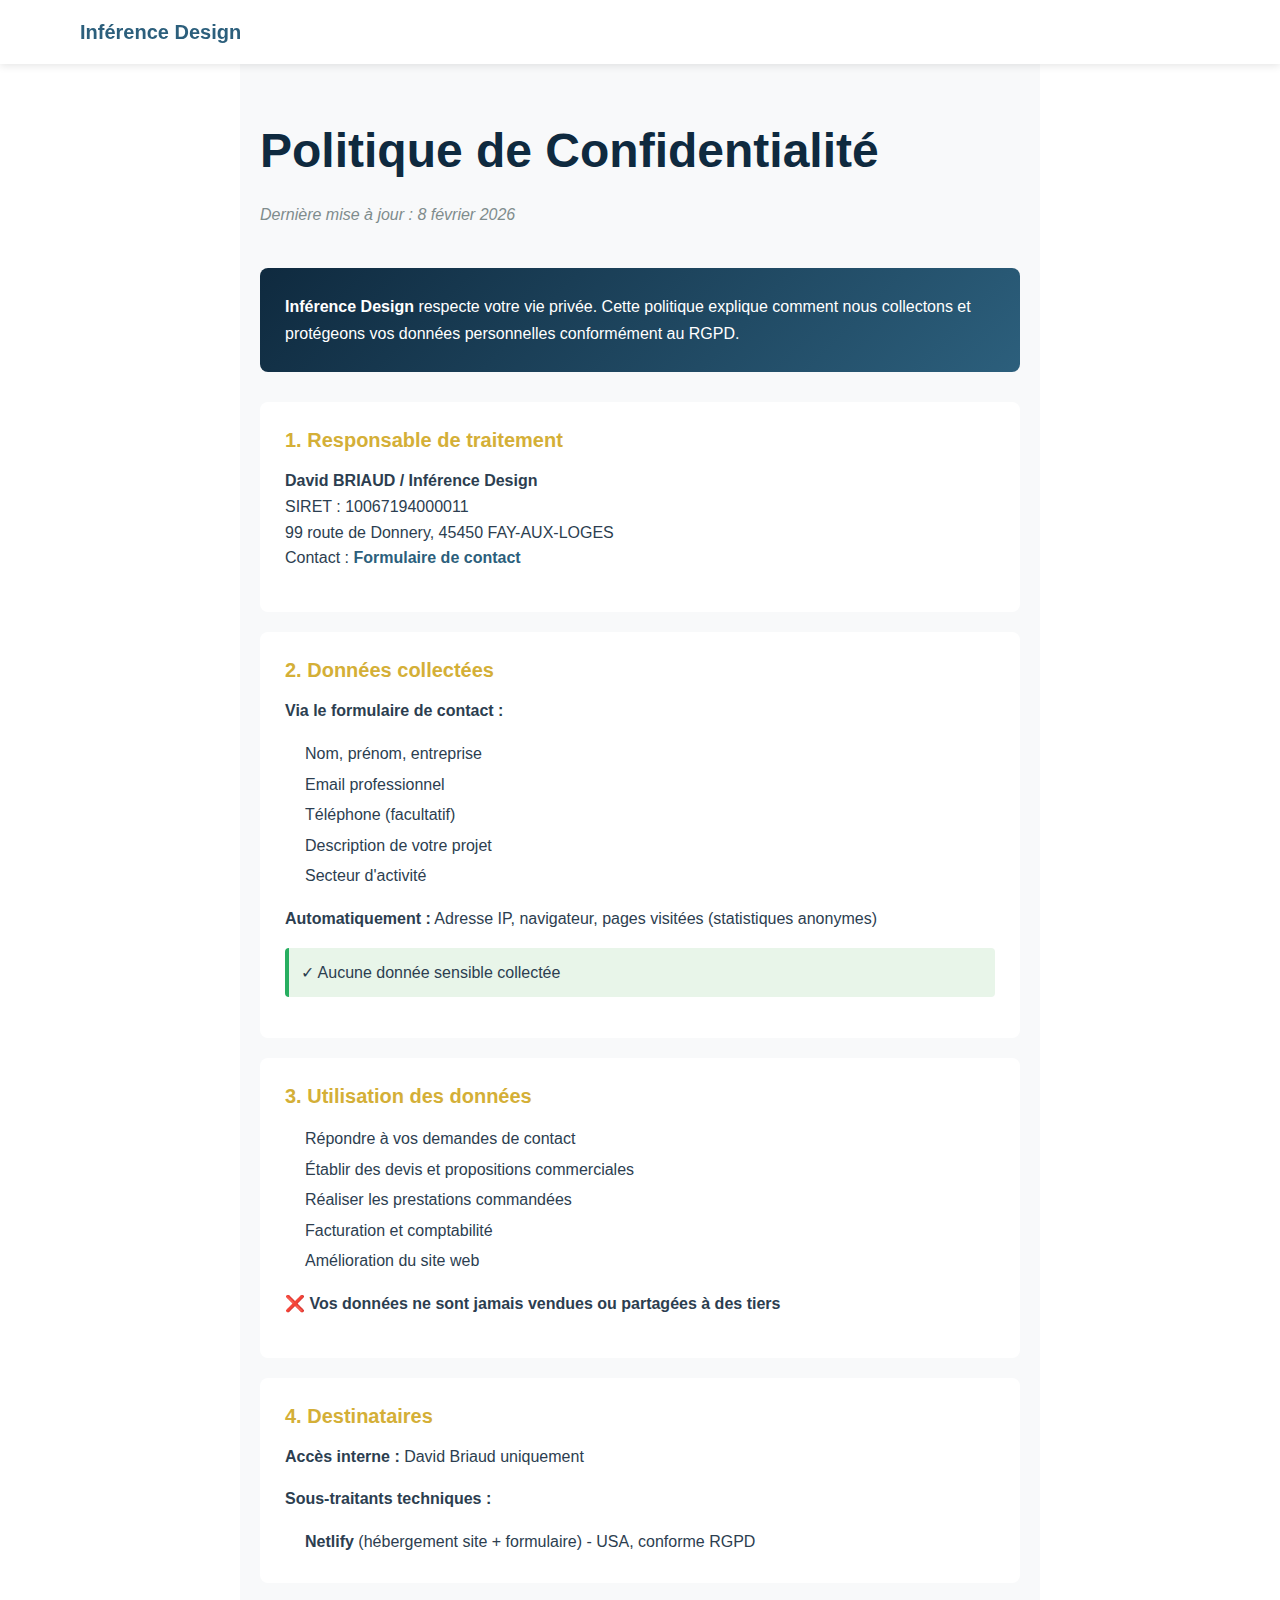
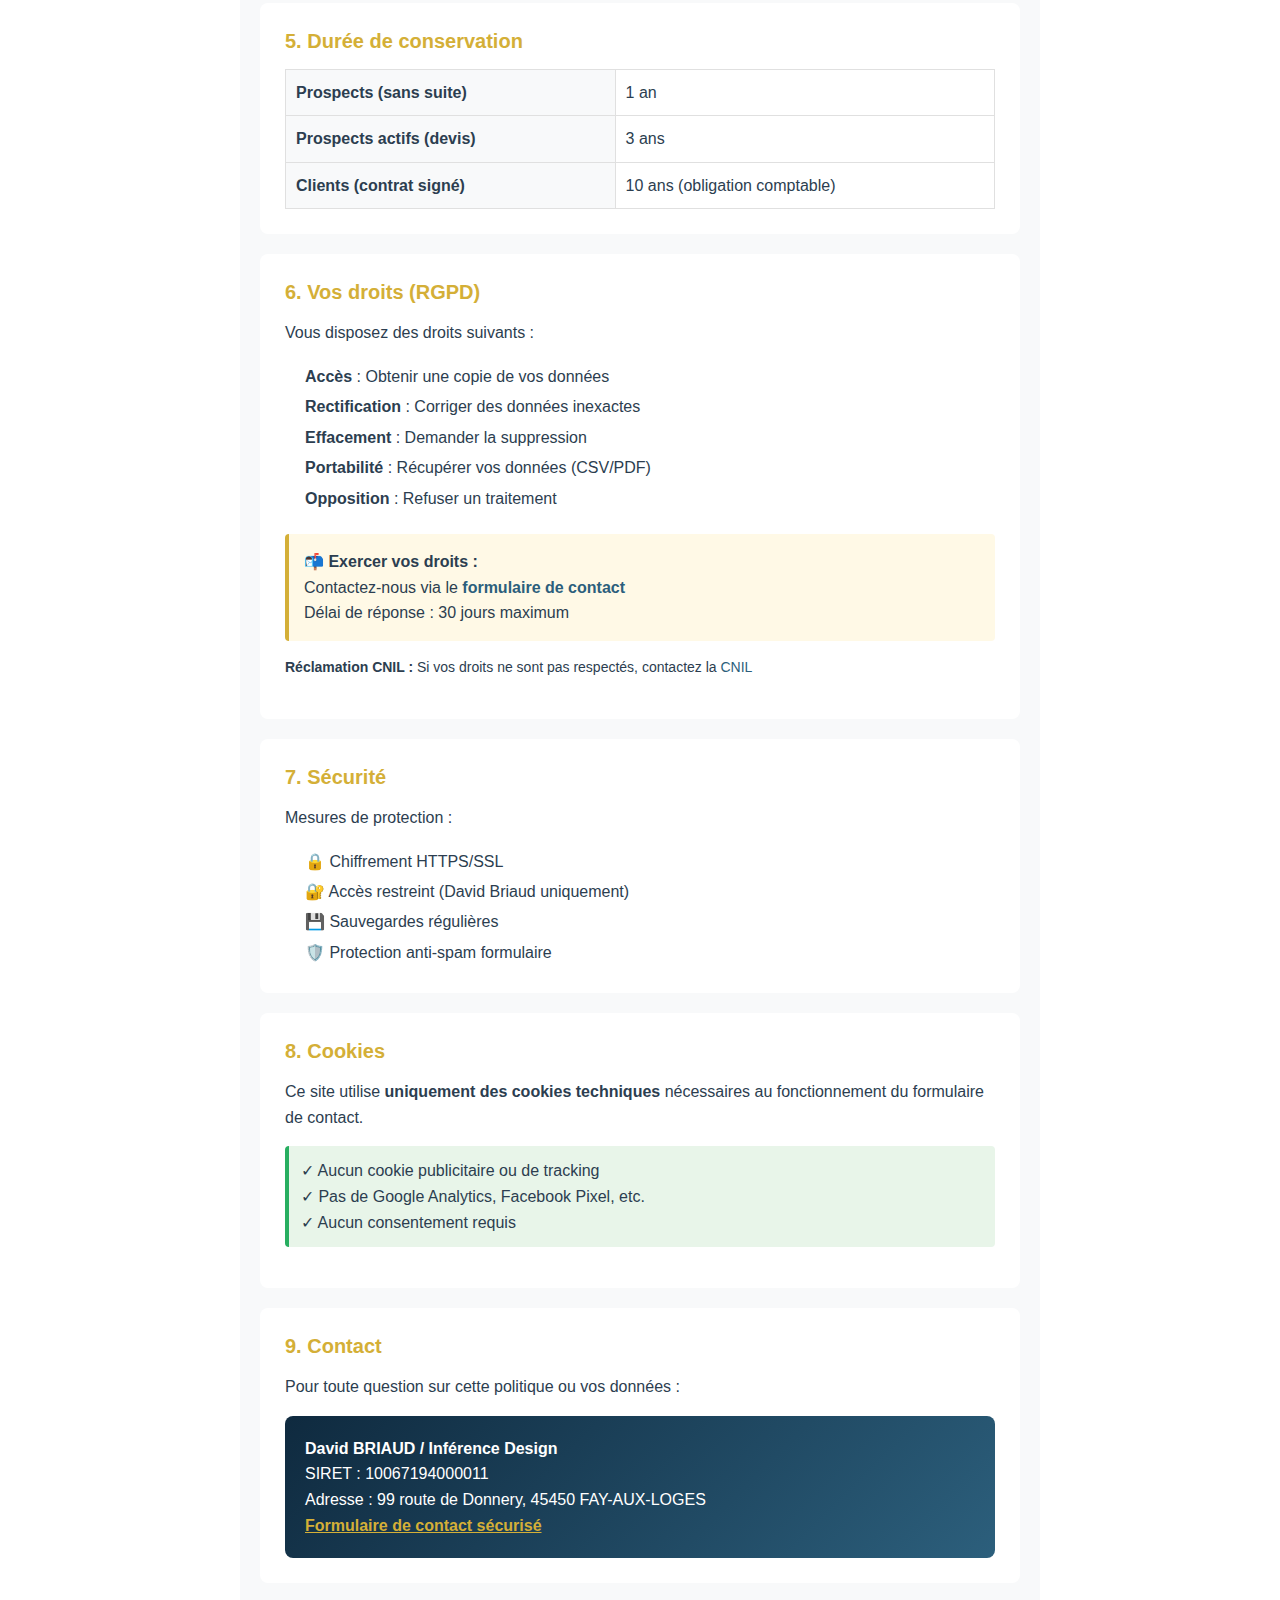
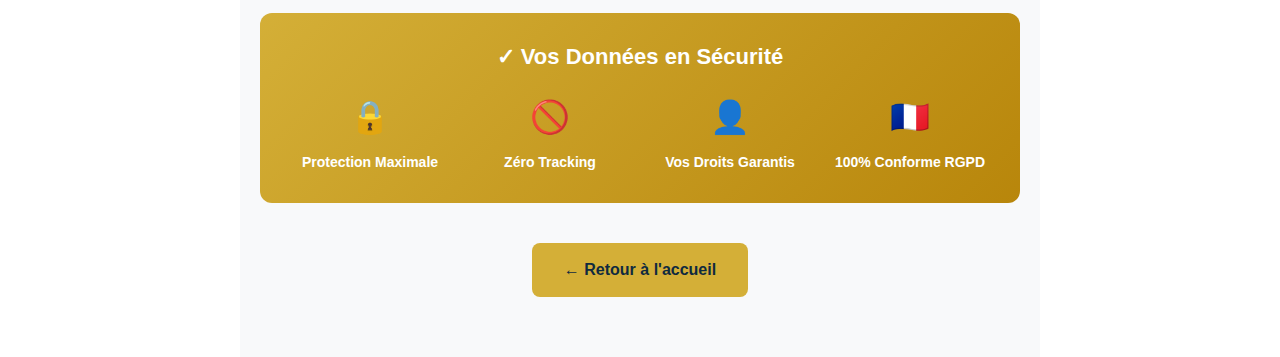
<file: confidentialite.html>
<!DOCTYPE html>
<html lang="fr">
<head>
    <meta charset="UTF-8">
    <meta name="viewport" content="width=device-width, initial-scale=1.0">
    <title>Politique de Confidentialité - Inférence Design</title>
    <meta name="robots" content="noindex, follow">
    <link rel="stylesheet" href="css/styles.css">
</head>
<body>

    <nav id="navbar" class="navbar">
        <div class="nav-container">
            <div class="nav-logo">
                <a href="index.html"><span class="logo-text">Inférence Design</span></a>
            </div>
        </div>
    </nav>

    <main style="padding: 120px 20px 60px; max-width: 800px; margin: 0 auto; background: #F8F9FA; min-height: 100vh;">

        <h1 style="color: #0F2A3F; margin-bottom: 20px;">Politique de Confidentialité</h1>
        <p style="color: #7F8C8D; margin-bottom: 40px;"><em>Dernière mise à jour : 8 février 2026</em></p>

        <!-- INTRO -->
        <div style="background: linear-gradient(135deg, #0F2A3F 0%, #2C5F7C 100%); color: white; padding: 25px; border-radius: 8px; margin-bottom: 30px;">
            <p style="margin: 0; line-height: 1.7;">
                <strong>Inférence Design</strong> respecte votre vie privée. Cette politique explique comment nous collectons
                et protégeons vos données personnelles conformément au RGPD.
            </p>
        </div>

        <!-- RESPONSABLE -->
        <section style="background: white; padding: 25px; border-radius: 8px; margin-bottom: 20px;">
            <h2 style="color: #D4AF37; font-size: 20px; margin-bottom: 15px;">1. Responsable de traitement</h2>
            <p><strong>David BRIAUD / Inférence Design</strong><br>
            SIRET : 10067194000011<br>
            99 route de Donnery, 45450 FAY-AUX-LOGES<br>
            Contact : <a href="index.html#contact" style="color: #2C5F7C; font-weight: 600;">Formulaire de contact</a></p>
        </section>

        <!-- DONNÉES COLLECTÉES -->
        <section style="background: white; padding: 25px; border-radius: 8px; margin-bottom: 20px;">
            <h2 style="color: #D4AF37; font-size: 20px; margin-bottom: 15px;">2. Données collectées</h2>
            <p><strong>Via le formulaire de contact :</strong></p>
            <ul style="line-height: 1.9; margin: 10px 0 0 20px;">
                <li>Nom, prénom, entreprise</li>
                <li>Email professionnel</li>
                <li>Téléphone (facultatif)</li>
                <li>Description de votre projet</li>
                <li>Secteur d'activité</li>
            </ul>
            <p style="margin-top: 15px;"><strong>Automatiquement :</strong> Adresse IP, navigateur, pages visitées (statistiques anonymes)</p>
            <p style="margin-top: 10px; padding: 12px; background: #E8F5E9; border-left: 4px solid #27AE60; border-radius: 4px;">
                ✓ Aucune donnée sensible collectée
            </p>
        </section>

        <!-- UTILISATION -->
        <section style="background: white; padding: 25px; border-radius: 8px; margin-bottom: 20px;">
            <h2 style="color: #D4AF37; font-size: 20px; margin-bottom: 15px;">3. Utilisation des données</h2>
            <ul style="line-height: 1.9; margin: 0 0 0 20px;">
                <li>Répondre à vos demandes de contact</li>
                <li>Établir des devis et propositions commerciales</li>
                <li>Réaliser les prestations commandées</li>
                <li>Facturation et comptabilité</li>
                <li>Amélioration du site web</li>
            </ul>
            <p style="margin-top: 15px; font-weight: 600;">❌ Vos données ne sont jamais vendues ou partagées à des tiers</p>
        </section>

        <!-- DESTINATAIRES -->
        <section style="background: white; padding: 25px; border-radius: 8px; margin-bottom: 20px;">
            <h2 style="color: #D4AF37; font-size: 20px; margin-bottom: 15px;">4. Destinataires</h2>
            <p><strong>Accès interne :</strong> David Briaud uniquement</p>
            <p style="margin-top: 10px;"><strong>Sous-traitants techniques :</strong></p>
            <ul style="line-height: 1.9; margin: 5px 0 0 20px;">
                <li><strong>Netlify</strong> (hébergement site + formulaire) - USA, conforme RGPD</li>
            </ul>
        </section>

        <!-- CONSERVATION -->
        <section style="background: white; padding: 25px; border-radius: 8px; margin-bottom: 20px;">
            <h2 style="color: #D4AF37; font-size: 20px; margin-bottom: 15px;">5. Durée de conservation</h2>
            <table style="width: 100%; border-collapse: collapse;">
                <tr>
                    <td style="padding: 10px; border: 1px solid #E0E0E0; background: #F8F9FA;"><strong>Prospects (sans suite)</strong></td>
                    <td style="padding: 10px; border: 1px solid #E0E0E0;">1 an</td>
                </tr>
                <tr>
                    <td style="padding: 10px; border: 1px solid #E0E0E0; background: #F8F9FA;"><strong>Prospects actifs (devis)</strong></td>
                    <td style="padding: 10px; border: 1px solid #E0E0E0;">3 ans</td>
                </tr>
                <tr>
                    <td style="padding: 10px; border: 1px solid #E0E0E0; background: #F8F9FA;"><strong>Clients (contrat signé)</strong></td>
                    <td style="padding: 10px; border: 1px solid #E0E0E0;">10 ans (obligation comptable)</td>
                </tr>
            </table>
        </section>

        <!-- VOS DROITS -->
        <section style="background: white; padding: 25px; border-radius: 8px; margin-bottom: 20px;">
            <h2 style="color: #D4AF37; font-size: 20px; margin-bottom: 15px;">6. Vos droits (RGPD)</h2>
            <p>Vous disposez des droits suivants :</p>
            <ul style="line-height: 1.9; margin: 10px 0 0 20px;">
                <li><strong>Accès</strong> : Obtenir une copie de vos données</li>
                <li><strong>Rectification</strong> : Corriger des données inexactes</li>
                <li><strong>Effacement</strong> : Demander la suppression</li>
                <li><strong>Portabilité</strong> : Récupérer vos données (CSV/PDF)</li>
                <li><strong>Opposition</strong> : Refuser un traitement</li>
            </ul>

            <div style="margin-top: 20px; padding: 15px; background: #FFF9E6; border-left: 4px solid #D4AF37; border-radius: 4px;">
                <p style="margin: 0;"><strong>📬 Exercer vos droits :</strong><br>
                Contactez-nous via le <a href="index.html#contact" style="color: #2C5F7C; font-weight: 600;">formulaire de contact</a><br>
                Délai de réponse : 30 jours maximum</p>
            </div>

            <p style="margin-top: 15px; font-size: 14px;">
                <strong>Réclamation CNIL :</strong> Si vos droits ne sont pas respectés, contactez la
                <a href="https://www.cnil.fr" target="_blank" style="color: #2C5F7C;">CNIL</a>
            </p>
        </section>

        <!-- SÉCURITÉ -->
        <section style="background: white; padding: 25px; border-radius: 8px; margin-bottom: 20px;">
            <h2 style="color: #D4AF37; font-size: 20px; margin-bottom: 15px;">7. Sécurité</h2>
            <p>Mesures de protection :</p>
            <ul style="line-height: 1.9; margin: 5px 0 0 20px;">
                <li>🔒 Chiffrement HTTPS/SSL</li>
                <li>🔐 Accès restreint (David Briaud uniquement)</li>
                <li>💾 Sauvegardes régulières</li>
                <li>🛡️ Protection anti-spam formulaire</li>
            </ul>
        </section>

        <!-- COOKIES -->
        <section style="background: white; padding: 25px; border-radius: 8px; margin-bottom: 20px;">
            <h2 style="color: #D4AF37; font-size: 20px; margin-bottom: 15px;">8. Cookies</h2>
            <p>Ce site utilise <strong>uniquement des cookies techniques</strong> nécessaires au fonctionnement du formulaire de contact.</p>
            <p style="margin-top: 10px; padding: 12px; background: #E8F5E9; border-left: 4px solid #27AE60; border-radius: 4px;">
                ✓ Aucun cookie publicitaire ou de tracking<br>
                ✓ Pas de Google Analytics, Facebook Pixel, etc.<br>
                ✓ Aucun consentement requis
            </p>
        </section>

        <!-- CONTACT -->
        <section style="background: white; padding: 25px; border-radius: 8px; margin-bottom: 30px;">
            <h2 style="color: #D4AF37; font-size: 20px; margin-bottom: 15px;">9. Contact</h2>
            <p>Pour toute question sur cette politique ou vos données :</p>
            <div style="margin-top: 15px; padding: 20px; background: linear-gradient(135deg, #0F2A3F 0%, #2C5F7C 100%); color: white; border-radius: 8px;">
                <p style="margin: 0;"><strong>David BRIAUD / Inférence Design</strong><br>
                SIRET : 10067194000011<br>
                Adresse : 99 route de Donnery, 45450 FAY-AUX-LOGES<br>
                <a href="index.html#contact" style="color: #D4AF37; font-weight: 600; text-decoration: underline;">Formulaire de contact sécurisé</a></p>
            </div>
        </section>

        <!-- RÉSUMÉ VISUEL -->
        <div style="background: linear-gradient(135deg, #D4AF37 0%, #B8860B 100%); color: white; padding: 30px; border-radius: 12px; text-align: center;">
            <h3 style="color: white; margin: 0 0 20px 0; font-size: 22px;">✓ Vos Données en Sécurité</h3>
            <div style="display: grid; grid-template-columns: repeat(auto-fit, minmax(150px, 1fr)); gap: 20px; margin-top: 20px;">
                <div>
                    <div style="font-size: 32px; margin-bottom: 8px;">🔒</div>
                    <p style="margin: 0; font-weight: 600; font-size: 14px;">Protection Maximale</p>
                </div>
                <div>
                    <div style="font-size: 32px; margin-bottom: 8px;">🚫</div>
                    <p style="margin: 0; font-weight: 600; font-size: 14px;">Zéro Tracking</p>
                </div>
                <div>
                    <div style="font-size: 32px; margin-bottom: 8px;">👤</div>
                    <p style="margin: 0; font-weight: 600; font-size: 14px;">Vos Droits Garantis</p>
                </div>
                <div>
                    <div style="font-size: 32px; margin-bottom: 8px;">🇫🇷</div>
                    <p style="margin: 0; font-weight: 600; font-size: 14px;">100% Conforme RGPD</p>
                </div>
            </div>
        </div>

        <div style="text-align: center; margin-top: 40px;">
            <a href="index.html" style="display: inline-block; background-color: #D4AF37; color: #0F2A3F; padding: 14px 32px; border-radius: 8px; font-weight: 600; text-decoration: none;">
                ← Retour à l'accueil
            </a>
        </div>

    </main>

</body>
</html>
</file>
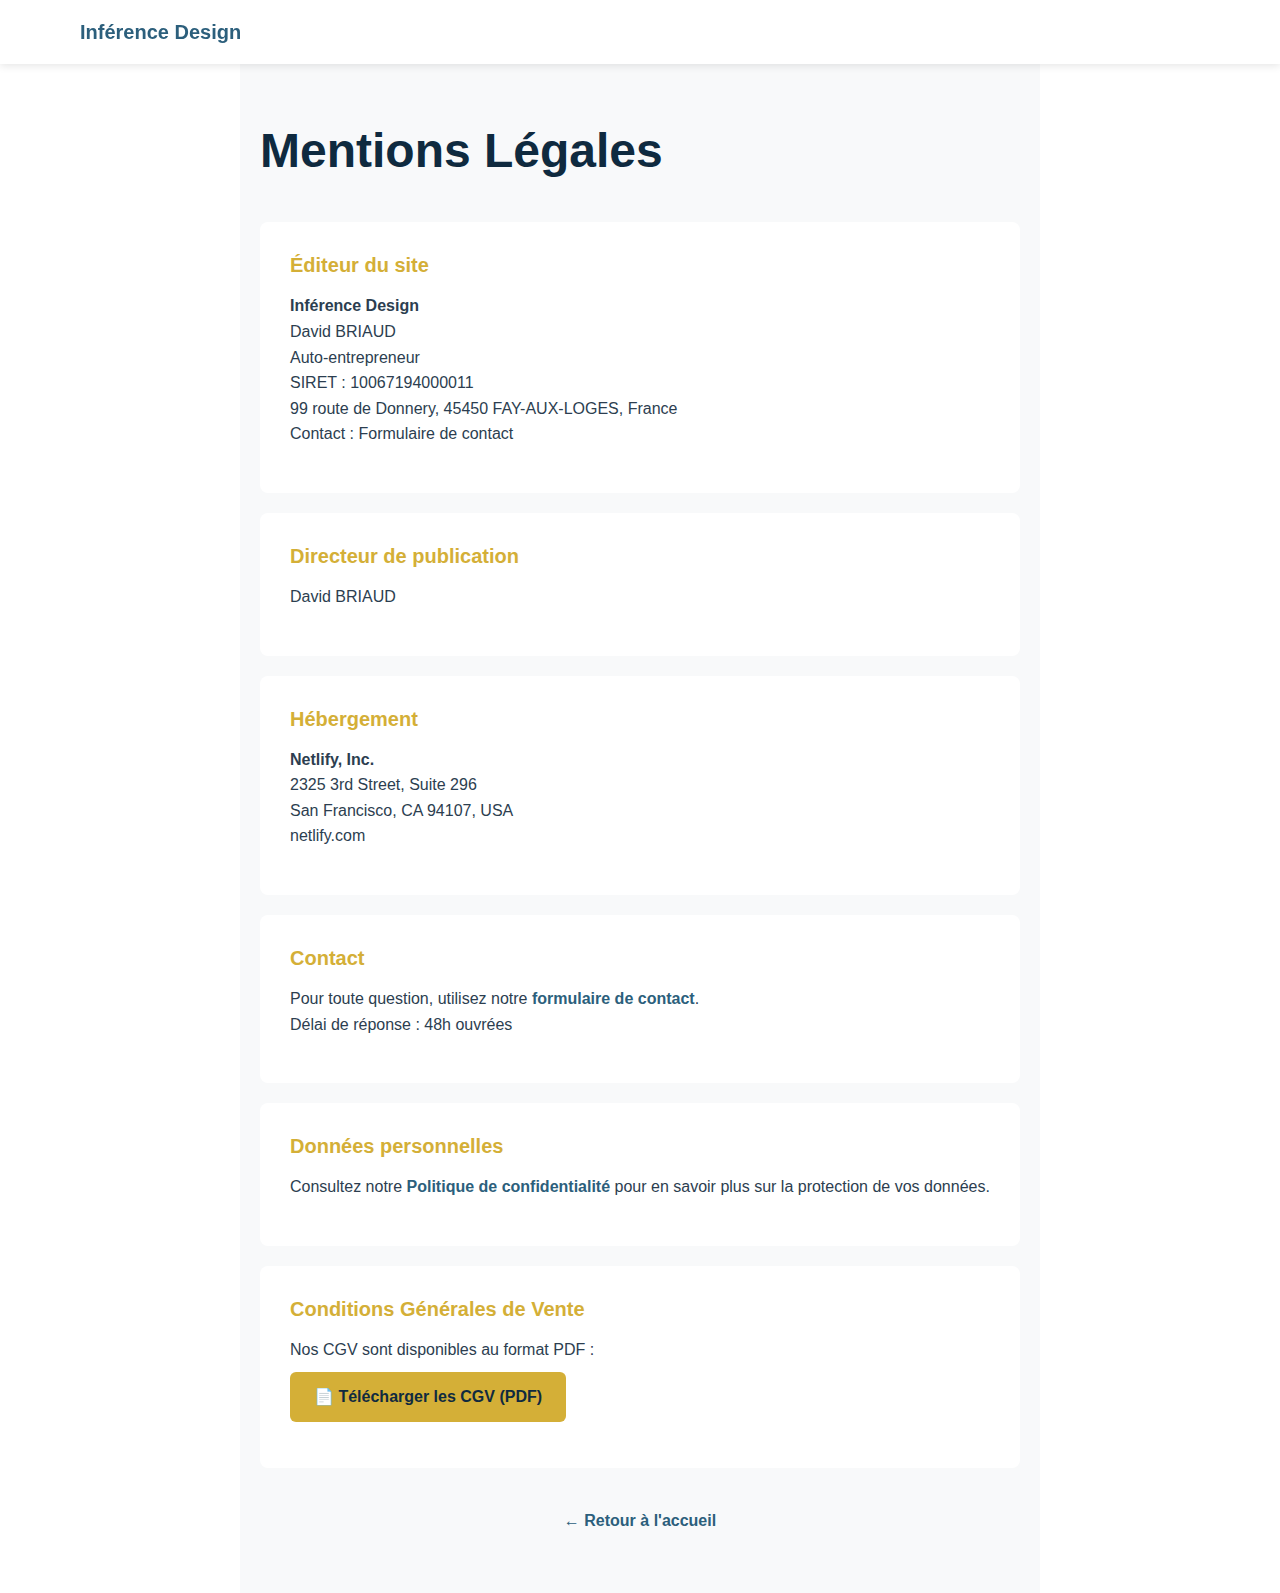
<file: mentions-legales.html>
<!DOCTYPE html>
<html lang="fr">
<head>
    <meta charset="UTF-8">
    <meta name="viewport" content="width=device-width, initial-scale=1.0">
    <title>Mentions Légales - Inférence Design</title>
    <meta name="robots" content="noindex, follow">
    <link rel="stylesheet" href="css/styles.css">
</head>
<body>

    <nav id="navbar" class="navbar">
        <div class="nav-container">
            <div class="nav-logo">
                <a href="index.html"><span class="logo-text">Inférence Design</span></a>
            </div>
        </div>
    </nav>

    <main style="padding: 120px 20px 60px; max-width: 800px; margin: 0 auto; background: #F8F9FA; min-height: 100vh;">

        <h1 style="color: #0F2A3F; margin-bottom: 40px;">Mentions Légales</h1>

        <section style="background: white; padding: 30px; border-radius: 8px; margin-bottom: 20px;">
            <h2 style="color: #D4AF37; font-size: 20px; margin-bottom: 15px;">Éditeur du site</h2>
            <p><strong>Inférence Design</strong><br>
            David BRIAUD<br>
            Auto-entrepreneur<br>
            SIRET : 10067194000011<br>
            99 route de Donnery, 45450 FAY-AUX-LOGES, France<br>
            Contact : <a href="index.html#contact">Formulaire de contact</a></p>
        </section>

        <section style="background: white; padding: 30px; border-radius: 8px; margin-bottom: 20px;">
            <h2 style="color: #D4AF37; font-size: 20px; margin-bottom: 15px;">Directeur de publication</h2>
            <p>David BRIAUD</p>
        </section>

        <section style="background: white; padding: 30px; border-radius: 8px; margin-bottom: 20px;">
            <h2 style="color: #D4AF37; font-size: 20px; margin-bottom: 15px;">Hébergement</h2>
            <p><strong>Netlify, Inc.</strong><br>
            2325 3rd Street, Suite 296<br>
            San Francisco, CA 94107, USA<br>
            <a href="https://www.netlify.com" target="_blank">netlify.com</a></p>
        </section>

        <section style="background: white; padding: 30px; border-radius: 8px; margin-bottom: 20px;">
            <h2 style="color: #D4AF37; font-size: 20px; margin-bottom: 15px;">Contact</h2>
            <p>Pour toute question, utilisez notre <a href="index.html#contact" style="color: #2C5F7C; font-weight: 600;">formulaire de contact</a>.<br>
            Délai de réponse : 48h ouvrées</p>
        </section>

        <section style="background: white; padding: 30px; border-radius: 8px; margin-bottom: 20px;">
            <h2 style="color: #D4AF37; font-size: 20px; margin-bottom: 15px;">Données personnelles</h2>
            <p>Consultez notre <a href="confidentialite.html" style="color: #2C5F7C; font-weight: 600;">Politique de confidentialité</a> pour en savoir plus sur la protection de vos données.</p>
        </section>

        <section style="background: white; padding: 30px; border-radius: 8px;">
            <h2 style="color: #D4AF37; font-size: 20px; margin-bottom: 15px;">Conditions Générales de Vente</h2>
            <p>Nos CGV sont disponibles au format PDF :<br>
            <a href="documents/CGV-Inference-Design-2026.pdf" target="_blank" download style="display: inline-block; margin-top: 10px; padding: 12px 24px; background: #D4AF37; color: #0F2A3F; border-radius: 6px; text-decoration: none; font-weight: 600;">
                📄 Télécharger les CGV (PDF)
            </a></p>
        </section>

        <div style="text-align: center; margin-top: 40px;">
            <a href="index.html" style="color: #2C5F7C; text-decoration: none; font-weight: 600;">← Retour à l'accueil</a>
        </div>

    </main>

</body>
</html>
</file>
<file: css/styles.css>
/* ========================================
   INFÉRENCE DESIGN - STYLES PRINCIPAUX
   Version optimisée avec support carousels NoC
   ======================================== */

/* === VARIABLES CSS === */
:root {
    /* Couleurs */
    --bleu-marine: #2C5F7C;
    --bleu-marine-fonce: #1A4A63;
    --bleu-marine-tres-fonce: #0F3347;
    --or: #D4AF37;
    --or-fonce: #B8860B;
    --or-clair: #F0E68C;
    --blanc: #FFFFFF;
    --blanc-casse: #F5F5F5;
    --gris-tres-clair: #F8F9FA;
    --gris-anthracite: #2C3E50;
    --gris-moyen: #7F8C8D;
    --gris-clair: #BDC3C7;
    --gris-bordure: #E0E0E0;
    --vert-succes: #27AE60;
    --rouge-alerte: #E74C3C;
    --orange-alerte: #E67E22;
    --bleu-info: #3498DB;

    /* Couleurs spécifiques NoC */
    --violet-noc: #8E44AD;
    --violet-noc-clair: #9B59B6;
    --vert-noc: #00FF88;

    /* Typographie */
    --font-primary: 'Montserrat', sans-serif;
    --font-secondary: 'Playfair Display', serif;

    /* Espacements (base 8px) */
    --space-xs: 8px;
    --space-sm: 16px;
    --space-md: 24px;
    --space-lg: 40px;
    --space-xl: 60px;
    --space-xxl: 80px;

    /* Conteneur */
    --container-max-width: 1200px;

    /* Transitions */
    --transition-fast: 0.2s ease;
    --transition-normal: 0.3s ease;
    --transition-slow: 0.5s ease;
}

/* === RESET & BASE === */
* {
    margin: 0;
    padding: 0;
    box-sizing: border-box;
}

html {
    scroll-behavior: smooth;
    font-size: 16px;
}

body {
    font-family: var(--font-primary);
    color: var(--gris-anthracite);
    line-height: 1.6;
    overflow-x: hidden;
    background-color: var(--blanc);
}

/* === TYPOGRAPHIE === */
h1, h2, h3, h4, h5, h6 {
    font-family: var(--font-primary);
    font-weight: 700;
    line-height: 1.3;
    margin-bottom: var(--space-md);
}

h1 {
    font-size: 48px;
    font-weight: 700;
}

h2 {
    font-size: 36px;
    font-weight: 700;
    color: var(--bleu-marine);
}

h3 {
    font-size: 24px;
    font-weight: 600;
    color: var(--bleu-marine);
}

p {
    margin-bottom: var(--space-sm);
}

a {
    text-decoration: none;
    color: inherit;
    transition: var(--transition-normal);
}

ul {
    list-style: none;
}

img {
    max-width: 100%;
    height: auto;
    display: block;
}

/* === CONTENEURS === */
.container {
    max-width: var(--container-max-width);
    margin: 0 auto;
    padding: 0 var(--space-lg);
}

section {
    padding: var(--space-xxl) 0;
}

.section-title {
    text-align: center;
    margin-bottom: var(--space-xl);
    color: var(--bleu-marine);
}

/* ========================================
   NAVIGATION STICKY
   ======================================== */
.navbar {
    position: fixed;
    top: 0;
    left: 0;
    width: 100%;
    background-color: var(--blanc);
    box-shadow: 0 2px 8px rgba(0, 0, 0, 0.1);
    z-index: 1000;
    transition: var(--transition-normal);
}

.navbar.scrolled {
    box-shadow: 0 4px 12px rgba(0, 0, 0, 0.15);
}

.nav-container {
    max-width: var(--container-max-width);
    margin: 0 auto;
    padding: var(--space-sm) var(--space-lg);
    display: flex;
    justify-content: space-between;
    align-items: center;
}

.nav-logo .logo-text {
    font-size: 20px;
    font-weight: 700;
    color: var(--bleu-marine);
}

.nav-menu {
    display: flex;
    gap: var(--space-lg);
    align-items: center;
}

.nav-link {
    font-size: 15px;
    font-weight: 400;
    color: var(--gris-anthracite);
    padding: 8px 12px;
    transition: var(--transition-normal);
}

.nav-link:hover {
    color: var(--or);
}

.nav-link.nav-cta {
    background-color: var(--or);
    color: var(--bleu-marine-fonce);
    border-radius: 6px;
    font-weight: 600;
    padding: 10px 20px;
}

.nav-link.nav-cta:hover {
    background-color: var(--or-fonce);
    color: var(--blanc);
    transform: translateY(-2px);
}

.hamburger {
    display: none;
    flex-direction: column;
    gap: 5px;
    cursor: pointer;
}

.hamburger span {
    width: 25px;
    height: 3px;
    background-color: var(--bleu-marine);
    transition: var(--transition-normal);
}

/* ========================================
   SECTION HERO
   ======================================== */
.hero-section {
    position: relative;
    height: 100vh;
    display: flex;
    align-items: center;
    justify-content: center;
    text-align: center;
    background-image: url('../assets/images/hero-background.webp');
    background-size: cover;
    background-position: center;
    background-repeat: no-repeat;
    background-color: var(--bleu-marine-fonce);
    color: var(--blanc);
    margin-top: 60px;
}

.hero-overlay {
    position: absolute;
    top: 0;
    left: 0;
    width: 100%;
    height: 100%;
    background-color: rgba(15, 42, 63, 0.7);
    z-index: 1;
}

.hero-content {
    position: relative;
    z-index: 2;
    max-width: 900px;
    padding: 0 var(--space-lg);
}

.logo-hero h1 {
    font-size: 48px;
    font-weight: 700;
    color: var(--blanc);
    margin-bottom: var(--space-sm);
}

.baseline {
    font-size: 18px;
    font-weight: 400;
    color: var(--blanc);
    margin-bottom: 8px;
}

.tagline {
    font-size: 20px;
    font-weight: 300;
    color: var(--or);
    margin-bottom: var(--space-lg);
}

.hero-divider {
    color: var(--or);
    font-size: 16px;
    margin: var(--space-md) 0;
    opacity: 0.6;
}

.mantra-short {
    font-family: var(--font-secondary);
    font-size: 28px;
    font-weight: 600;
    color: var(--or);
    font-style: italic;
    line-height: 1.5;
    margin: var(--space-lg) 0;
    text-shadow: 0 2px 4px rgba(0, 0, 0, 0.3);
}

.hero-value-prop {
    font-size: 20px;
    font-weight: 300;
    line-height: 1.7;
    margin: var(--space-lg) 0;
    opacity: 0.95;
}

.hero-expertise {
    font-size: 16px;
    font-weight: 400;
    opacity: 0.9;
    margin-bottom: var(--space-lg);
}

.hero-ctas {
    display: flex;
    gap: var(--space-md);
    justify-content: center;
    margin: var(--space-xl) 0;
}

.hero-stats {
    display: flex;
    gap: var(--space-lg);
    justify-content: center;
    align-items: center;
    margin-top: var(--space-xl);
    padding-top: var(--space-lg);
    border-top: 1px solid rgba(212, 175, 55, 0.3);
}

.stat {
    display: flex;
    flex-direction: column;
    gap: 4px;
}

.stat-number {
    font-size: 24px;
    font-weight: 700;
    color: var(--or);
}

.stat-label {
    font-size: 14px;
    font-weight: 300;
    opacity: 0.8;
}

.stat-divider {
    color: var(--or);
    opacity: 0.5;
}

.hero-lvmh {
    font-size: 14px;
    font-weight: 300;
    font-style: italic;
    opacity: 0.85;
    margin-top: var(--space-md);
}

/* ========================================
   BOUTONS
   ======================================== */
.btn {
    display: inline-block;
    padding: 16px 40px;
    font-family: var(--font-primary);
    font-size: 18px;
    font-weight: 600;
    border-radius: 8px;
    cursor: pointer;
    transition: all var(--transition-normal);
    border: none;
}

.btn-primary {
    background-color: var(--or);
    color: var(--bleu-marine-fonce);
    box-shadow: 0 4px 12px rgba(0, 0, 0, 0.2);
}

.btn-primary:hover {
    background-color: var(--blanc);
    color: var(--bleu-marine-fonce);
    transform: translateY(-2px);
    box-shadow: 0 6px 16px rgba(0, 0, 0, 0.25);
}

.btn-secondary {
    background-color: transparent;
    color: var(--blanc);
    border: 2px solid var(--or);
}

.btn-secondary:hover {
    background-color: rgba(212, 175, 55, 0.15);
    border-color: var(--blanc);
}

/* ========================================
   SECTION MANTRA COMPLET
   ======================================== */
.mantra-section {
    background: linear-gradient(135deg, var(--bleu-marine-fonce) 0%, #000000 100%);
    padding: var(--space-xl) var(--space-lg);
    position: relative;
}

.mantra-section::before {
    content: '';
    position: absolute;
    top: 0;
    left: 0;
    width: 100%;
    height: 100%;
    background-image: url("data:image/svg+xml,%3Csvg width='60' height='60' xmlns='http://www.w3.org/2000/svg'%3E%3Cpath d='M30 0L60 30L30 60L0 30z' fill='%23D4AF37' fill-opacity='0.02'/%3E%3C/svg%3E");
    opacity: 0.05;
}

.mantra-container {
    max-width: 900px;
    margin: 0 auto;
    text-align: center;
    position: relative;
    z-index: 1;
}

.mantra-divider-top,
.mantra-divider-bottom {
    display: flex;
    align-items: center;
    justify-content: center;
    gap: var(--space-sm);
    margin: var(--space-lg) 0;
}

.mantra-line {
    width: 80px;
    height: 1px;
    background-color: var(--or);
}

.mantra-diamond {
    font-size: 40px;
    color: var(--or);
}

.mantra-full {
    margin: var(--space-xl) 0;
}

.mantra-text {
    font-family: var(--font-secondary);
    font-size: 32px;
    font-weight: 600;
    color: var(--or);
    line-height: 1.4;
    font-style: italic;
    margin-bottom: 0;
}

.mantra-author {
    margin-top: var(--space-lg);
}

.author-name {
    font-size: 16px;
    font-weight: 400;
    color: #CCCCCC;
    letter-spacing: 1px;
    margin-bottom: 4px;
}

.author-title {
    font-size: 14px;
    font-weight: 300;
    color: #CCCCCC;
    opacity: 0.8;
}

/* ========================================
   SECTION PROBLÉMATIQUES
   ======================================== */
.problemes-section {
    background-color: var(--gris-tres-clair);
}

.cards-grid {
    display: grid;
    grid-template-columns: repeat(3, 1fr);
    gap: var(--space-lg);
}

.card {
    background-color: var(--blanc);
    border: 1px solid var(--gris-bordure);
    border-radius: 12px;
    padding: var(--space-lg) 30px;
    box-shadow: 0 2px 8px rgba(0, 0, 0, 0.08);
    transition: all var(--transition-normal);
    text-align: center;
}

.card:hover {
    transform: translateY(-5px);
    box-shadow: 0 6px 16px rgba(0, 0, 0, 0.12);
    border-color: var(--or);
}

.card-icon {
    font-size: 48px;
    margin-bottom: var(--space-md);
}

.card-title {
    font-size: 20px;
    font-weight: 600;
    color: var(--bleu-marine);
    margin-bottom: var(--space-md);
}

.card-list {
    text-align: left;
    margin-bottom: var(--space-md);
}

.card-list li {
    font-size: 16px;
    margin-bottom: 8px;
    padding-left: 20px;
    position: relative;
}

.card-list li::before {
    content: '•';
    position: absolute;
    left: 0;
    color: var(--or);
}

.card-impact {
    font-size: 18px;
    font-weight: 700;
    color: var(--rouge-alerte);
    margin-top: var(--space-md);
}

.card:nth-child(2) .card-impact {
    color: var(--orange-alerte);
}

.card:nth-child(3) .card-impact {
    color: var(--bleu-info);
}

/* ========================================
   SECTION EXPERTISE
   ======================================== */
.expertise-section {
    background-color: var(--bleu-marine);
    color: var(--blanc);
}

.expertise-section .section-title {
    color: var(--blanc);
}

.expertise-grid {
    display: grid;
    grid-template-columns: 40% 20% 40%;
    gap: var(--space-lg);
    margin-bottom: var(--space-xl);
}

.expertise-col {
    padding: var(--space-lg);
}

.expertise-badge {
    display: inline-block;
    background: linear-gradient(90deg, var(--or) 0%, var(--or-fonce) 100%);
    color: var(--bleu-marine-fonce);
    padding: 8px 20px;
    border-radius: 20px;
    font-size: 14px;
    font-weight: 700;
    margin-bottom: var(--space-md);
    letter-spacing: 0.5px;
}

.expertise-col h3 {
    font-size: 22px;
    color: var(--blanc);
    margin-bottom: var(--space-sm);
}

.expertise-subtitle {
    font-size: 15px;
    opacity: 0.9;
    margin-bottom: 8px;
}

.expertise-highlight {
    font-size: 16px;
    color: var(--or);
    font-weight: 600;
    margin: var(--space-md) 0;
}

.expertise-list h4 {
    font-size: 14px;
    color: var(--or);
    font-weight: 700;
    margin: var(--space-md) 0 var(--space-sm);
    letter-spacing: 1px;
}

.expertise-list ul li {
    font-size: 15px;
    margin-bottom: 8px;
    padding-left: 20px;
    position: relative;
    opacity: 0.9;
}

.expertise-list ul li::before {
    content: '•';
    position: absolute;
    left: 0;
    color: var(--or);
}

/* Timeline */
.timeline-col {
    display: flex;
    align-items: center;
    justify-content: center;
}

.timeline {
    position: relative;
    display: flex;
    flex-direction: column;
    gap: var(--space-xl);
}

.timeline::before {
    content: '';
    position: absolute;
    left: 50%;
    top: 0;
    bottom: 0;
    width: 2px;
    background-color: var(--or);
    transform: translateX(-50%);
}

.timeline-item {
    display: flex;
    flex-direction: column;
    align-items: center;
    text-align: center;
    position: relative;
}

.timeline-dot {
    width: 16px;
    height: 16px;
    background-color: var(--bleu-marine);
    border: 2px solid var(--or);
    border-radius: 50%;
    margin: 8px 0;
    z-index: 2;
}

.timeline-dot.active {
    background-color: var(--or);
    box-shadow: 0 0 0 4px rgba(212, 175, 55, 0.3);
}

.timeline-year {
    font-size: 18px;
    font-weight: 700;
    color: var(--or);
}

.timeline-label {
    font-size: 14px;
    font-weight: 700;
    color: var(--blanc);
    margin-top: 4px;
}

.timeline-desc {
    font-size: 13px;
    opacity: 0.8;
    line-height: 1.4;
    margin-top: 4px;
}

.expertise-result {
    background: linear-gradient(90deg, var(--or) 0%, var(--or-fonce) 100%);
    color: var(--bleu-marine-fonce);
    padding: var(--space-lg) 30px;
    border-radius: 12px;
    text-align: center;
}

.result-main {
    font-size: 20px;
    font-weight: 700;
    margin-bottom: var(--space-sm);
    line-height: 1.5;
}

.result-sub {
    font-size: 16px;
    opacity: 0.85;
    line-height: 1.6;
}

/* ========================================
   SECTION RÉALISATIONS
   ======================================== */
.realisations-section {
    background-color: var(--blanc);
}

.section-subtitle {
    text-align: center;
    font-size: 18px;
    color: var(--gris-moyen);
    margin-bottom: var(--space-xl);
}

.realisations-swiper {
    max-width: 1000px;
    margin: 0 auto;
    padding: var(--space-md) 0 var(--space-xl);
}

.cas-card {
    background-color: var(--blanc);
    border: 1px solid var(--gris-bordure);
    border-radius: 12px;
    overflow: hidden;
    box-shadow: 0 4px 12px rgba(0, 0, 0, 0.1);
}

.cas-image {
    height: 300px;
    display: flex;
    align-items: center;
    justify-content: center;
    color: var(--blanc);
}

.cas-image-placeholder {
    font-size: 24px;
    text-align: center;
    padding: var(--space-lg);
}

.cas-content {
    padding: var(--space-xl) var(--space-lg);
}

.cas-header h3 {
    font-size: 28px;
    color: var(--bleu-marine);
    margin-bottom: 8px;
}

.cas-meta {
    font-size: 16px;
    color: var(--gris-moyen);
    margin-bottom: var(--space-lg);
}

.cas-section {
    margin-bottom: var(--space-lg);
}

.cas-section h4 {
    font-size: 16px;
    font-weight: 700;
    color: var(--or);
    margin-bottom: var(--space-sm);
    letter-spacing: 0.5px;
}

.cas-section ul {
    margin-left: var(--space-md);
}

.cas-section ul li {
    font-size: 15px;
    margin-bottom: 8px;
    padding-left: 20px;
    position: relative;
}

.cas-section ul li::before {
    content: '•';
    position: absolute;
    left: 0;
    color: var(--or);
}

.cas-results {
    background-color: var(--gris-tres-clair);
    padding: var(--space-md);
    border-radius: 8px;
    margin-bottom: var(--space-lg);
}

.cas-results h4 {
    font-size: 16px;
    font-weight: 700;
    color: var(--or);
    margin-bottom: var(--space-md);
}

.results-grid {
    display: grid;
    grid-template-columns: 1fr;
    gap: var(--space-sm);
}

.result-item {
    font-size: 15px;
    font-weight: 600;
    color: var(--vert-succes);
    padding: 8px 12px;
    background-color: var(--blanc);
    border-radius: 6px;
}

.cas-tech {
    font-size: 14px;
    font-style: italic;
    color: var(--gris-moyen);
    padding-top: var(--space-md);
    border-top: 1px solid var(--gris-bordure);
}

/* Swiper customization */
.swiper-button-prev,
.swiper-button-next {
    color: var(--or);
    width: 50px;
    height: 50px;
}

.swiper-button-prev:hover,
.swiper-button-next:hover {
    color: var(--or-fonce);
}

.swiper-pagination-bullet {
    background-color: var(--gris-clair);
    width: 12px;
    height: 12px;
}

.swiper-pagination-bullet-active {
    background-color: var(--or);
}

/* ========================================
   SECTION DIFFÉRENCIATION
   ======================================== */
.differenciation-section {
    background-color: var(--gris-tres-clair);
}

.diff-grid {
    display: grid;
    grid-template-columns: repeat(2, 1fr);
    gap: var(--space-lg);
}

.diff-card {
    background-color: var(--blanc);
    border: 1px solid var(--gris-bordure);
    border-radius: 12px;
    padding: var(--space-lg) 30px;
    box-shadow: 0 2px 8px rgba(0, 0, 0, 0.08);
    transition: all var(--transition-normal);
}

.diff-card:hover {
    transform: translateY(-5px);
    box-shadow: 0 6px 16px rgba(0, 0, 0, 0.12);
    border-color: var(--or);
}

.diff-icon {
    font-size: 64px;
    text-align: center;
    margin-bottom: var(--space-md);
}

.diff-card h3 {
    font-size: 20px;
    color: var(--bleu-marine);
    text-align: center;
    margin-bottom: var(--space-md);
}

.diff-card ul {
    margin-bottom: var(--space-md);
}

.diff-card ul li {
    font-size: 15px;
    margin-bottom: 8px;
    padding-left: 20px;
    position: relative;
}

.diff-card ul li::before {
    content: '✓';
    position: absolute;
    left: 0;
    color: var(--vert-succes);
    font-weight: 700;
}

.diff-conclusion {
    font-size: 14px;
    font-style: italic;
    color: var(--gris-moyen);
    text-align: center;
    margin-top: var(--space-md);
    padding-top: var(--space-md);
    border-top: 1px solid var(--gris-bordure);
}

/* ========================================
   SECTION SECTEURS
   ======================================== */
.secteurs-section {
    background-color: var(--blanc);
}

.secteurs-grid {
    display: grid;
    grid-template-columns: repeat(3, 1fr);
    gap: var(--space-lg);
}

.secteur-card {
    background-color: var(--blanc);
    border: 1px solid var(--gris-bordure);
    border-radius: 12px;
    overflow: hidden;
    box-shadow: 0 3px 10px rgba(0, 0, 0, 0.1);
    transition: all var(--transition-normal);
}

.secteur-card:hover {
    transform: translateY(-5px);
    box-shadow: 0 8px 20px rgba(0, 0, 0, 0.15);
}

.secteur-image {
    height: 250px;
    display: flex;
    align-items: center;
    justify-content: center;
    color: var(--blanc);
}

.secteur-image-placeholder {
    font-size: 20px;
    text-align: center;
    padding: var(--space-lg);
}

.secteur-content {
    padding: var(--space-lg) 30px;
}

.secteur-icon {
    font-size: 48px;
    text-align: center;
    margin-bottom: var(--space-sm);
}

.secteur-card h3 {
    font-size: 22px;
    color: var(--bleu-marine);
    text-align: center;
    margin-bottom: var(--space-md);
}

.secteur-section {
    margin-bottom: var(--space-md);
}

.secteur-section h4 {
    font-size: 14px;
    font-weight: 700;
    color: var(--or);
    margin-bottom: var(--space-sm);
    letter-spacing: 0.5px;
}

.secteur-section ul li {
    font-size: 14px;
    margin-bottom: 6px;
    padding-left: 16px;
    position: relative;
}

.secteur-section ul li::before {
    content: '•';
    position: absolute;
    left: 0;
    color: var(--or);
}

.cas-usage-list li::before {
    content: '✓';
    color: var(--vert-succes);
    font-weight: 700;
}

.secteur-highlight {
    font-size: 15px;
    font-weight: 600;
    color: var(--or);
    font-style: italic;
    text-align: center;
    margin: var(--space-md) 0;
    padding: var(--space-sm);
    background-color: var(--gris-tres-clair);
    border-radius: 6px;
}

.btn-secteur {
    display: block;
    text-align: center;
    background-color: transparent;
    color: var(--or);
    border: 2px solid var(--or);
    padding: 12px 24px;
    border-radius: 6px;
    font-weight: 600;
    font-size: 15px;
    transition: var(--transition-normal);
    margin-top: var(--space-md);
}

.btn-secteur:hover {
    background-color: var(--or);
    color: var(--bleu-marine-fonce);
    transform: translateX(3px);
}

/* ========================================
   SECTION À PROPOS
   ======================================== */
.apropos-section {
    background-color: var(--blanc);
}

.apropos-grid {
    display: grid;
    grid-template-columns: 40% 60%;
    gap: var(--space-xl);
    align-items: center;
}

.photo-container {
    position: relative;
    border-radius: 12px;
    overflow: hidden;
    box-shadow: 0 4px 16px rgba(0, 0, 0, 0.15);
}

.photo-placeholder {
    aspect-ratio: 3/4;
    background: linear-gradient(135deg, var(--bleu-marine) 0%, var(--bleu-marine-fonce) 100%);
}

.photo-placeholder {
    aspect-ratio: 3/4;
    background: linear-gradient(135deg, var(--bleu-marine) 0%, var(--bleu-marine-fonce) 100%);
    display: flex;
    flex-direction: column;
    align-items: center;
    justify-content: center;
    color: var(--or);
    font-size: 80px;
}

.apropos-content h3 {
    font-size: 32px;
    color: var(--bleu-marine);
    margin-bottom: 8px;
}

.apropos-titre {
    font-size: 18px;
    color: var(--or);
    font-weight: 600;
    margin-bottom: 4px;
}

.apropos-sous-titre {
    font-size: 16px;
    color: var(--gris-anthracite);
    font-weight: 600;
    margin-bottom: var(--space-md);
}

.apropos-divider {
    height: 1px;
    background-color: var(--gris-bordure);
    margin: var(--space-lg) 0;
}

.apropos-intro {
    font-size: 16px;
    line-height: 1.7;
    margin-bottom: var(--space-lg);
}

.apropos-bloc {
    margin-bottom: var(--space-lg);
}

.apropos-bloc h4 {
    font-size: 16px;
    font-weight: 700;
    color: var(--or);
    margin-bottom: var(--space-sm);
    letter-spacing: 0.5px;
}

.apropos-subtitle {
    font-size: 15px;
    font-weight: 600;
    color: var(--gris-anthracite);
    margin-bottom: var(--space-sm);
}

.apropos-bloc ul li {
    font-size: 15px;
    margin-bottom: 8px;
    padding-left: 20px;
    position: relative;
}

.apropos-bloc ul li::before {
    content: '•';
    position: absolute;
    left: 0;
    color: var(--or);
}

.tech-tags {
    display: flex;
    flex-wrap: wrap;
    gap: 10px;
    margin-top: var(--space-sm);
}

.tech-tag {
    display: inline-block;
    background-color: var(--gris-tres-clair);
    color: var(--bleu-marine);
    padding: 8px 16px;
    border-radius: 20px;
    font-size: 14px;
    font-weight: 600;
    border: 1px solid var(--gris-bordure);
    transition: var(--transition-normal);
}

.tech-tag:hover {
    background-color: var(--or);
    color: var(--blanc);
    border-color: var(--or);
    transform: translateY(-2px);
}

.apropos-mission {
    background-color: var(--gris-tres-clair);
    padding: var(--space-md);
    border-radius: 8px;
    margin-bottom: var(--space-lg);
}

.apropos-mission h4 {
    font-size: 16px;
    font-weight: 700;
    color: var(--bleu-marine);
    margin-bottom: var(--space-sm);
}

.apropos-mission p {
    font-size: 15px;
    line-height: 1.7;
    margin-bottom: var(--space-sm);
}

.apropos-social {
    text-align: center;
    padding-top: var(--space-md);
}

/* ========================================
   SECTION CTA FINAL
   ======================================== */
.cta-final-section {
    background: linear-gradient(135deg, var(--bleu-marine) 0%, var(--or) 100%);
    padding: var(--space-xl) var(--space-lg);
    position: relative;
    overflow: hidden;
}

.cta-final-section::before {
    content: '';
    position: absolute;
    top: 0;
    left: 0;
    width: 100%;
    height: 100%;
    background-image: url("data:image/svg+xml,%3Csvg width='60' height='60' xmlns='http://www.w3.org/2000/svg'%3E%3Cpath d='M30 0L60 30L30 60L0 30z' fill='%23FFFFFF' fill-opacity='0.03'/%3E%3C/svg%3E");
    opacity: 0.1;
}

.cta-container {
    max-width: 800px;
    margin: 0 auto;
    text-align: center;
    position: relative;
    z-index: 1;
}

.cta-divider-top,
.cta-divider-bottom {
    width: 100%;
    height: 1px;
    background-color: rgba(255, 255, 255, 0.3);
    margin: var(--space-md) 0;
}

.cta-final-section h2 {
    font-size: 36px;
    font-weight: 700;
    color: var(--blanc);
    line-height: 1.4;
    margin: var(--space-lg) 0;
}

.cta-subtitle {
    font-size: 20px;
    color: var(--blanc);
    font-weight: 400;
    margin-bottom: var(--space-md);
    opacity: 0.95;
}

.cta-list {
    list-style: none;
    margin: var(--space-lg) 0;
}

.cta-list li {
    font-size: 18px;
    color: var(--blanc);
    font-weight: 300;
    margin-bottom: var(--space-sm);
    line-height: 1.6;
}

.cta-garantie {
    font-size: 16px;
    color: var(--blanc);
    font-style: italic;
    opacity: 0.85;
    margin: var(--space-lg) 0;
}

.cta-buttons {
    margin: var(--space-xl) 0 var(--space-md);
}

.btn-cta-primary {
    background-color: var(--or);
    color: var(--bleu-marine-fonce);
    padding: 20px 50px;
    font-size: 20px;
    font-weight: 700;
    border-radius: 8px;
    box-shadow: 0 4px 12px rgba(0, 0, 0, 0.3);
    transition: var(--transition-normal);
}

.btn-cta-primary:hover {
    background-color: var(--blanc);
    color: var(--bleu-marine-fonce);
    transform: translateY(-3px);
    box-shadow: 0 6px 20px rgba(0, 0, 0, 0.4);
}

/* ========================================
   SECTION CONTACT / FORMULAIRE
   ======================================== */
.contact-section {
    background-color: var(--gris-tres-clair);
}

.contact-grid {
    display: grid;
    grid-template-columns: 60% 40%;
    gap: var(--space-lg);
}

.contact-form {
    background-color: var(--blanc);
    padding: var(--space-lg);
    border-radius: 12px;
    box-shadow: 0 2px 12px rgba(0, 0, 0, 0.08);
}

.form-intro {
    margin-bottom: var(--space-lg);
}

.form-intro p {
    font-size: 15px;
    line-height: 1.7;
    margin-bottom: var(--space-sm);
}

.form-garantie {
    color: var(--or);
    font-size: 16px;
}

/* Formulaire Netlify */
.netlify-form {
    display: flex;
    flex-direction: column;
    gap: var(--space-md);
}

.form-group {
    display: flex;
    flex-direction: column;
}

.form-group label {
    font-size: 14px;
    font-weight: 600;
    color: var(--bleu-marine);
    margin-bottom: 8px;
}

.form-group .required {
    color: var(--rouge-alerte);
}

.form-group input[type="text"],
.form-group input[type="email"],
.form-group input[type="tel"],
.form-group select,
.form-group textarea {
    padding: 12px;
    border: 1px solid var(--gris-bordure);
    border-radius: 6px;
    font-size: 16px;
    font-family: var(--font-primary);
    color: var(--gris-anthracite);
    transition: all 0.3s ease;
}

.form-group input:focus,
.form-group select:focus,
.form-group textarea:focus {
    border-color: var(--or);
    box-shadow: 0 0 0 3px rgba(212, 175, 55, 0.2);
    outline: none;
}

.form-group textarea {
    resize: vertical;
    min-height: 120px;
}

fieldset {
    border: none;
    padding: 0;
    margin: 0;
}

legend {
    font-size: 14px;
    font-weight: 600;
    color: var(--bleu-marine);
    margin-bottom: 8px;
}

.radio-group label {
    display: flex;
    align-items: center;
    margin-bottom: 8px;
    font-weight: 400;
}

.radio-group input[type="radio"] {
    margin-right: 10px;
    transform: scale(1.1);
}

.checkbox-group {
    flex-direction: row;
    align-items: flex-start;
    gap: 10px;
}

.checkbox-group input[type="checkbox"] {
    margin-top: 4px;
    transform: scale(1.1);
}

.checkbox-group label {
    font-weight: 400;
    margin-bottom: 0;
}

.checkbox-group label a {
    color: var(--or);
    text-decoration: underline;
}

.checkbox-group label a:hover {
    color: var(--or-fonce);
}

.netlify-form button[type="submit"] {
    margin-top: var(--space-md);
    width: auto;
    align-self: flex-start;
}

.netlify-form .hidden {
    display: none;
}

.contact-info {
    display: flex;
    flex-direction: column;
    gap: var(--space-md);
}

.info-bloc {
    background-color: var(--blanc);
    padding: var(--space-md);
    border-radius: 8px;
    box-shadow: 0 2px 8px rgba(0, 0, 0, 0.08);
}

.info-bloc h3 {
    font-size: 18px;
    color: var(--bleu-marine);
    margin-bottom: var(--space-md);
    border-bottom: 2px solid var(--or);
    padding-bottom: var(--space-sm);
}

.info-list li {
    font-size: 14px;
    margin-bottom: 8px;
    color: var(--gris-anthracite);
}

.etapes-list {
    display: flex;
    flex-direction: column;
    gap: var(--space-md);
}

.etape {
    display: flex;
    gap: var(--space-sm);
    align-items: flex-start;
}

.etape-num {
    display: flex;
    align-items: center;
    justify-content: center;
    width: 32px;
    height: 32px;
    background-color: var(--or);
    color: var(--blanc);
    border-radius: 50%;
    font-weight: 700;
    flex-shrink: 0;
}

.etape-content h4 {
    font-size: 15px;
    color: var(--bleu-marine);
    margin-bottom: 4px;
}

.etape-content p {
    font-size: 13px;
    color: var(--gris-moyen);
    margin: 0;
}

.confidentialite {
    background-color: var(--gris-tres-clair);
    border-left: 4px solid var(--or);
}

.confidentialite p {
    font-size: 13px;
    line-height: 1.6;
    margin: 0;
}

/* ========================================
   FOOTER
   ======================================== */
.footer {
    background-color: var(--bleu-marine-tres-fonce);
    color: var(--blanc);
}

.footer-top {
    padding: var(--space-xxl) 0 var(--space-xl);
}

.footer-grid {
    display: grid;
    grid-template-columns: repeat(4, 1fr);
    gap: var(--space-xl);
}

.footer-col h3 {
    font-size: 16px;
    color: var(--or);
    font-weight: 700;
    margin-bottom: var(--space-md);
    letter-spacing: 0.5px;
}

.footer-baseline {
    font-size: 14px;
    opacity: 0.8;
    margin-bottom: 4px;
}

.footer-desc {
    font-size: 13px;
    opacity: 0.7;
    line-height: 1.6;
}

.footer-links {
    list-style: none;
}

.footer-links li {
    margin-bottom: 10px;
}

.footer-links a {
    font-size: 14px;
    color: var(--blanc);
    opacity: 0.7;
    transition: var(--transition-normal);
    display: inline-block;
}

.footer-links a:hover {
    color: var(--or);
    opacity: 1;
    transform: translateX(5px);
}

.footer-contact li {
    font-size: 14px;
    margin-bottom: 10px;
    opacity: 0.7;
}

.footer-contact a {
    color: var(--or);
    text-decoration: underline;
}

.footer-contact a:hover {
    opacity: 1;
}

.footer-mantra {
    background-color: rgba(0, 0, 0, 0.3);
    padding: var(--space-xl) 0;
    text-align: center;
}

.mantra-footer-divider {
    color: var(--or);
    font-size: 14px;
    opacity: 0.6;
    margin: var(--space-md) 0;
}

.mantra-footer-text {
    font-family: var(--font-secondary);
    font-size: 16px;
    font-style: italic;
    color: #CCCCCC;
    line-height: 1.7;
    max-width: 900px;
    margin: var(--space-lg) auto;
}

.mantra-footer-author {
    font-size: 14px;
    color: #CCCCCC;
    margin-top: var(--space-md);
    letter-spacing: 0.5px;
}

.mantra-footer-author span {
    font-size: 12px;
    opacity: 0.8;
}

.footer-bottom {
    background-color: rgba(0, 0, 0, 0.5);
    padding: var(--space-lg) 0;
    text-align: center;
}

.footer-logo {
    margin-bottom: var(--space-md);
}

.footer-logo img {
    display: inline-block;
    opacity: 0.7;
}

.footer-copyright {
    font-size: 13px;
    color: #888888;
    line-height: 1.8;
}

.footer-copyright a {
    color: var(--or);
    text-decoration: none;
}

.footer-copyright a:hover {
    text-decoration: underline;
}

.footer-made {
    font-size: 12px;
    color: #888888;
    margin-top: var(--space-sm);
}

/* ========================================
   CAS NOC - INTRODUCTION & CHALLENGE
   ======================================== */
.noc-intro {
    background: linear-gradient(135deg, rgba(26, 26, 46, 0.8) 0%, rgba(26, 26, 46, 0.6) 100%);
    padding: 30px;
    border-radius: 12px 12px 0 0;
    border: 2px solid rgba(142, 68, 173, 0.3);
    border-bottom: none;
}

.noc-intro-grid {
    display: grid;
    grid-template-columns: 1fr 1fr;
    gap: 30px;
    align-items: center;
}

.noc-text h4 {
    font-size: 22px;
    color: var(--violet-noc);
    margin: 0 0 15px 0;
    font-weight: 700;
}

.noc-text p {
    font-size: 14px;
    line-height: 1.7;
    color: rgba(255, 255, 255, 0.9);
    margin-bottom: 12px;
}

.noc-text strong {
    color: var(--vert-noc);
    font-weight: 600;
}

.noc-commercial-image {
    text-align: center;
    padding: 20px;
    background: var(--blanc);
    border-radius: 8px;
    box-shadow: 0 4px 15px rgba(0, 0, 0, 0.2);
}

.noc-commercial-image img {
    width: 100%;
    max-width: 400px;
    height: auto;
    display: block;
    margin: 0 auto;
}

.noc-challenge {
    background: linear-gradient(135deg, rgba(255, 152, 0, 0.15) 0%, rgba(255, 193, 7, 0.05) 100%);
    padding: 20px 30px;
    border-left: 5px solid #FF9800;
    margin: 0 0 30px 0;
}

.challenge-badge {
    display: inline-block;
    background: #FF9800;
    color: #000;
    padding: 6px 15px;
    border-radius: 20px;
    font-size: 13px;
    font-weight: 700;
    letter-spacing: 1px;
    margin-bottom: 12px;
}

.challenge-text {
    font-size: 15px;
    line-height: 1.7;
    color: #333;
    margin: 0;
}

.challenge-text strong {
    color: #FF9800;
    font-weight: 600;
}

/* ========================================
   CAS NOC - GALERIE & CAROUSELS
   ======================================== */
.cas-image-gallery-noc {
    width: 100%;
    background: linear-gradient(135deg, #000000 0%, #1a1a2e 100%);
    padding: 30px 20px;
}

.gallery-header {
    text-align: center;
    margin-bottom: 30px;
    padding: 20px;
    background: linear-gradient(135deg, rgba(142, 68, 173, 0.15) 0%, rgba(142, 68, 173, 0.05) 100%);
    border-radius: 8px;
}

.gallery-header h4 {
    font-size: 24px;
    color: var(--blanc);
    margin: 0 0 8px 0;
    font-weight: 700;
    letter-spacing: 0.5px;
}

.gallery-subtitle {
    font-size: 15px;
    color: rgba(255, 255, 255, 0.8);
    margin: 0;
    font-style: italic;
}

.image-comparison-grid-noc-carousel {
    display: grid;
    grid-template-columns: repeat(3, 1fr);
    gap: 25px;
    margin-bottom: 25px;
    max-width: 100%;
}

.detection-block-carousel {
    background: rgba(26, 26, 46, 0.5);
    border-radius: 10px;
    padding: 20px;
    border: 2px solid rgba(142, 68, 173, 0.25);
    transition: all 0.4s ease;
    min-width: 0; /* Important pour éviter le débordement de grille */
    overflow: hidden; /* Ajout */
}

.detection-block-carousel:hover {
    border-color: rgba(142, 68, 173, 0.7);
    box-shadow: 0 8px 25px rgba(142, 68, 173, 0.25);
    transform: translateY(-3px);
}

.block-title-carousel {
    font-size: 16px;
    color: var(--blanc);
    margin: 0 0 15px 0;
    font-weight: 600;
    display: flex;
    align-items: center;
    gap: 10px;
    line-height: 1.4;
}

.block-title-carousel .numero {
    display: inline-flex;
    align-items: center;
    justify-content: center;
    width: 30px;
    height: 30px;
    background: linear-gradient(135deg, var(--violet-noc), var(--violet-noc-clair));
    border-radius: 50%;
    font-size: 16px;
    font-weight: 700;
    flex-shrink: 0;
}

/* S'assurer que les swipers prennent toute la largeur disponible */
.mini-swiper-tube,
.mini-swiper-niveau,
.mini-swiper-bulles {
    width: 100%;
    height: 350px; /* Augmenté pour desktop */
    margin-bottom: 15px;
    border-radius: 8px;
    overflow: hidden;
}

/* Slides doivent prendre 100% de la hauteur */
.mini-swiper-tube .swiper-slide,
.mini-swiper-niveau .swiper-slide,
.mini-swiper-bulles .swiper-slide {
    height: 100%;
}

/* Conteneur image : hauteur 100% */
.carousel-image-item {
    position: relative;
    width: 100%;
    height: 100%; /* PREND TOUTE LA HAUTEUR DU SLIDE */
    display: block;
    border-radius: 8px;
    overflow: hidden;
}

.carousel-image-item.sans {
    border: 2px solid rgba(255, 69, 58, 0.4);
}

.carousel-image-item.avec {
    border: 3px solid var(--violet-noc);
    box-shadow: 0 4px 15px rgba(142, 68, 173, 0.3);
}

/* Image : couvre tout le conteneur */
.carousel-image-item img {
    width: 100%;
    height: 100%;
    object-fit: cover; /* Ajuste l'image sans déformation */
    display: block;
}

/* Labels : positionnés absolument */
.carousel-label {
    position: absolute;
    bottom: 0;
    left: 0;
    right: 0;
    padding: 12px 10px 10px;
    font-size: 12px;
    font-weight: 600;
    text-align: center;
    line-height: 1.3;
    z-index: 10; /* Au-dessus de l'image */
}

/* Responsive Desktop Large (>1400px) */
@media (min-width: 1400px) {
    .image-comparison-grid-noc-carousel {
        grid-template-columns: repeat(3, 1fr);
        gap: 30px;
    }

    .mini-swiper-tube,
    .mini-swiper-niveau,
    .mini-swiper-bulles {
        height: 400px;
    }
}

/* Desktop Standard (1025px - 1399px) */
@media (min-width: 1025px) and (max-width: 1399px) {
    .image-comparison-grid-noc-carousel {
        grid-template-columns: repeat(3, 1fr);
        gap: 25px;
    }

    .mini-swiper-tube,
    .mini-swiper-niveau,
    .mini-swiper-bulles {
        height: 350px;
    }
}

/* Tablet (769px - 1024px) */
@media (min-width: 769px) and (max-width: 1024px) {
    .image-comparison-grid-noc-carousel {
        grid-template-columns: repeat(2, 1fr);
        gap: 20px;
    }

    .mini-swiper-tube,
    .mini-swiper-niveau,
    .mini-swiper-bulles {
        height: 300px;
    }
}

/* Mobile (<=768px) - DÉJÀ CORRECT */
@media (max-width: 768px) {
    .image-comparison-grid-noc-carousel {
        grid-template-columns: 1fr;
        gap: 20px;
    }

    .mini-swiper-tube,
    .mini-swiper-niveau,
    .mini-swiper-bulles {
        height: 250px;
    }
}

.carousel-label.sans {
    background: linear-gradient(to top, rgba(255, 69, 58, 0.95) 60%, transparent);
    color: var(--blanc);
}

.carousel-label.avec {
    background: linear-gradient(to top, rgba(142, 68, 173, 0.95) 60%, transparent);
    color: var(--blanc);
}

/* Pagination Swiper custom */
.mini-swiper-tube .swiper-pagination,
.mini-swiper-niveau .swiper-pagination,
.mini-swiper-bulles .swiper-pagination {
    bottom: 5px !important;
}

.mini-swiper-tube .swiper-pagination-bullet,
.mini-swiper-niveau .swiper-pagination-bullet,
.mini-swiper-bulles .swiper-pagination-bullet {
    background: rgba(255, 255, 255, 0.5);
    opacity: 1;
    width: 8px;
    height: 8px;
}

.mini-swiper-tube .swiper-pagination-bullet-active,
.mini-swiper-niveau .swiper-pagination-bullet-active,
.mini-swiper-bulles .swiper-pagination-bullet-active {
    background: var(--violet-noc);
    width: 24px;
    border-radius: 4px;
}

.demo-description {
    margin: 0;
    padding: 12px;
    background: rgba(142, 68, 173, 0.08);
    border-left: 3px solid var(--violet-noc);
    font-size: 12px;
    line-height: 1.5;
    color: rgba(255, 255, 255, 0.9);
    border-radius: 0 4px 4px 0;
}

.demo-description strong {
    color: var(--vert-noc);
    font-weight: 600;
}

.simultaneous-note {
    text-align: center;
    font-size: 15px;
    color: var(--vert-noc);
    margin: 25px 0 15px 0;
    padding: 12px;
    background: rgba(0, 255, 136, 0.1);
    border-radius: 6px;
    font-weight: 600;
}

.cas-caption-noc {
    text-align: center;
    font-size: 13px;
    color: rgba(255, 255, 255, 0.7);
    margin-top: 15px;
    padding: 12px;
    background: rgba(142, 68, 173, 0.08);
    border-radius: 6px;
    font-style: italic;
}

.cas-caption-noc strong {
    color: var(--vert-noc);
}

.cas-innovation {
    margin-top: 25px;
    padding: 20px;
    background: linear-gradient(135deg, rgba(142, 68, 173, 0.12) 0%, rgba(142, 68, 173, 0.05) 100%);
    border-left: 4px solid var(--violet-noc);
    border-radius: 6px;
}

.cas-innovation p {
    margin: 0;
    font-size: 15px;
    line-height: 1.8;
    color: #333;
}

.cas-innovation strong {
    color: var(--violet-noc);
    font-weight: 700;
}

.cas-cta-custom {
    margin-top: 25px;
    text-align: center;
    padding: 20px;
    background: linear-gradient(135deg, rgba(142, 68, 173, 0.12) 0%, rgba(142, 68, 173, 0.05) 100%);
    border-radius: 8px;
    border: 2px solid rgba(142, 68, 173, 0.25);
}

.cas-cta-custom p {
    font-size: 16px;
    font-weight: 600;
    color: #333;
    margin: 0 0 15px 0;
    line-height: 1.5;
}

.btn-secteur-custom {
    display: inline-block;
    background: linear-gradient(135deg, var(--violet-noc), var(--violet-noc-clair));
    color: var(--blanc);
    padding: 12px 30px;
    border-radius: 8px;
    font-size: 15px;
    font-weight: 600;
    text-decoration: none;
    transition: all 0.4s cubic-bezier(0.4, 0, 0.2, 1);
    box-shadow: 0 4px 15px rgba(142, 68, 173, 0.3);
    letter-spacing: 0.3px;
}

.btn-secteur-custom:hover {
    background: linear-gradient(135deg, var(--violet-noc-clair), #BB6BD9);
    box-shadow: 0 6px 25px rgba(142, 68, 173, 0.5);
    transform: translateY(-2px);
}

/* ========================================
   RESPONSIVE - REGROUPÉ PAR BREAKPOINT
   ======================================== */

/* === TABLET (max-width: 1024px) === */
@media (max-width: 1024px) {
    .cards-grid {
        grid-template-columns: repeat(2, 1fr);
    }

    .expertise-grid {
        grid-template-columns: 1fr;
        gap: var(--space-xl);
    }

    .timeline {
        flex-direction: row;
        gap: var(--space-lg);
    }

    .timeline::before {
        left: 0;
        right: 0;
        top: 50%;
        width: auto;
        height: 2px;
    }

    .diff-grid {
        grid-template-columns: 1fr;
    }

    .secteurs-grid {
        grid-template-columns: repeat(2, 1fr);
    }

    .apropos-grid {
        grid-template-columns: 1fr;
    }

    .contact-grid {
        grid-template-columns: 1fr;
    }

    .image-comparison-grid-noc-carousel {
        grid-template-columns: 1fr;
        gap: 20px;
    }
}

/* === MOBILE (max-width: 768px) === */
@media (max-width: 768px) {
    /* Navigation */
    .nav-menu {
        position: fixed;
        top: 60px;
        left: -100%;
        width: 100%;
        height: calc(100vh - 60px);
        background-color: var(--blanc);
        flex-direction: column;
        justify-content: flex-start;
        padding: var(--space-lg);
        gap: var(--space-md);
        box-shadow: 0 4px 8px rgba(0, 0, 0, 0.1);
        transition: var(--transition-normal);
    }

    .nav-menu.active {
        left: 0;
    }

    .hamburger {
        display: flex;
    }

    /* Typographie */
    h1 {
        font-size: 32px;
    }

    h2 {
        font-size: 28px;
    }

    h3 {
        font-size: 20px;
    }

    .mantra-short {
        font-size: 20px;
    }

    .hero-value-prop {
        font-size: 16px;
    }

    .hero-ctas {
        flex-direction: column;
        gap: var(--space-sm);
    }

    .btn {
        width: 100%;
        padding: 14px 30px;
        font-size: 16px;
    }

    .hero-stats {
        flex-direction: column;
        gap: var(--space-md);
    }

    .stat-divider {
        display: none;
    }

    /* Mantra */
    .mantra-text {
        font-size: 24px;
    }

    /* Cards - Problèmes */
    .cards-grid {
        grid-template-columns: 1fr;
        gap: var(--space-md);
    }

    .card-list {
        margin: 20px 0;
    }

    .card-list li {
        margin-bottom: 10px;
        padding-left: 22px;
    }

    .card-impact {
        font-size: 17px;
        padding: 12px;
        background-color: rgba(231, 76, 60, 0.1);
        border-radius: 6px;
        border-left: 4px solid var(--rouge-alerte);
    }

    .card:nth-child(2) .card-impact {
        background-color: rgba(230, 126, 34, 0.1);
        border-left-color: var(--orange-alerte);
    }

    .card:nth-child(3) .card-impact {
        background-color: rgba(52, 152, 219, 0.1);
        border-left-color: var(--bleu-info);
    }

    /* Expertise */
    .expertise-grid {
        grid-template-columns: 1fr;
    }

    .expertise-section .section-title {
        font-size: 24px;
        line-height: 1.3;
        padding: 0 10px;
    }

    .expertise-badge {
        font-size: 12px;
        padding: 6px 16px;
    }

    .expertise-col {
        padding: 25px 20px;
    }

    .expertise-col h3 {
        font-size: 19px;
        line-height: 1.4;
    }

    .expertise-subtitle {
        font-size: 14px;
    }

    .expertise-highlight {
        font-size: 15px;
    }

    .expertise-list h4 {
        font-size: 13px;
    }

    .expertise-list ul li {
        font-size: 14px;
    }

    /* Timeline mobile verticale */
    .timeline {
        flex-direction: column;
        gap: 30px;
        padding: 30px 0;
    }

    .timeline::before {
        left: 20px;
        top: 0;
        bottom: 0;
        width: 2px;
        height: 100%;
        transform: none;
    }

    .timeline-item {
        padding-left: 50px;
        position: relative;
        text-align: left;
        max-width: 100%;
    }

    .timeline-dot {
        position: absolute;
        left: 12px;
        top: 0;
    }

    .timeline-year {
        font-size: 18px;
        font-weight: 700;
    }

    .timeline-label {
        font-size: 13px;
        font-weight: 700;
    }

    .timeline-desc {
        font-size: 12px;
        line-height: 1.5;
    }

    .expertise-result {
        padding: 25px 20px;
    }

    .result-main {
        font-size: 17px;
        line-height: 1.5;
    }

    .result-sub {
        font-size: 14px;
        line-height: 1.6;
    }

    /* Réalisations */
    .cas-image {
        height: 200px;
    }

    .cas-header h3 {
        font-size: 24px;
    }

    .cas-content {
        padding: var(--space-lg) var(--space-md);
    }

    .swiper-button-prev,
    .swiper-button-next {
        width: 40px;
        height: 40px;
    }

    /* Différenciation */
    .diff-grid {
        grid-template-columns: 1fr;
    }

    /* Secteurs */
    .secteurs-grid {
        grid-template-columns: 1fr;
    }

    .secteur-image {
        height: 200px;
    }

    /* À Propos */
    .apropos-grid {
        grid-template-columns: 1fr;
    }

    .photo-placeholder {
        font-size: 60px;
    }

    .apropos-content h3 {
        font-size: 28px;
    }

    /* CTA Final */
    .cta-final-section h2 {
        font-size: 28px;
    }

    /* Contact */
    .contact-grid {
        grid-template-columns: 1fr;
    }

    /* Footer */
    .footer-grid {
        grid-template-columns: 1fr;
        gap: var(--space-lg);
    }

    .mantra-footer-text {
        font-size: 14px;
    }

    /* NOC - Intro */
    .noc-intro {
        padding: 20px;
    }

    .noc-intro-grid {
        grid-template-columns: 1fr;
        gap: 20px;
    }

    .noc-text h4 {
        font-size: 18px;
    }

    .noc-text p {
        font-size: 13px;
    }

    /* NOC - Galerie */
    .gallery-header h4 {
        font-size: 20px;
    }

    .block-title-carousel {
        font-size: 14px;
    }

    /* NOC - Carousels */
    .carousel-image-item {
        height: 240px;
    }

    .carousel-label {
        font-size: 11px;
        padding: 10px 8px 8px;
    }

    /* Espacements généraux */
    section {
        padding: var(--space-xl) 0;
    }

    .container {
        padding: 0 var(--space-md);
    }
}

/* === PETIT MOBILE (max-width: 480px) === */
@media (max-width: 480px) {
    /* Hero */
    .logo-hero h1 {
        font-size: 28px;
    }

    .mantra-short {
        font-size: 18px;
    }

    .mantra-text {
        font-size: 20px;
    }

    .stat-number {
        font-size: 20px;
    }

    /* Problèmes */
    .problemes-section .card {
        padding: 25px 15px;
    }

    .problemes-section .card-title {
        font-size: 17px;
    }

    .problemes-section .card-list li {
        font-size: 14px;
    }

    /* Expertise */
    .expertise-section .section-title {
        font-size: 20px;
    }

    .expertise-col h3 {
        font-size: 17px;
    }

    .expertise-subtitle {
        font-size: 13px;
    }

    .expertise-highlight {
        font-size: 14px;
    }

    .expertise-list ul li {
        font-size: 13px;
    }

    .timeline-year {
        font-size: 16px;
    }

    .timeline-label {
        font-size: 12px;
    }

    .timeline-desc {
        font-size: 11px;
    }

    .result-main {
        font-size: 15px;
    }

    .result-sub {
        font-size: 13px;
    }

    /* Réalisations */
    .cas-image {
        height: 180px;
    }

    /* Différenciation */
    .diff-icon {
        font-size: 48px;
    }

    /* CTA */
    .btn-cta-primary {
        width: 100%;
        padding: 16px 30px;
        font-size: 18px;
    }

    /* NOC */
    .noc-intro {
        padding: 15px;
    }

    .noc-text h4 {
        font-size: 16px;
    }

    .noc-text p {
        font-size: 12px;
    }

    .challenge-badge {
        font-size: 12px;
        padding: 5px 12px;
    }

    .challenge-text {
        font-size: 14px;
    }

    .carousel-image-item {
        height: 220px;
    }
}

/* ========================================
   UTILITAIRES & HELPERS
   ======================================== */

/* Masquer visuellement mais garder accessible */
.sr-only {
    position: absolute;
    width: 1px;
    height: 1px;
    padding: 0;
    margin: -1px;
    overflow: hidden;
    clip: rect(0, 0, 0, 0);
    white-space: nowrap;
    border-width: 0;
}

/* Clearfix */
.clearfix::after {
    content: "";
    display: table;
    clear: both;
}

/* Smooth transitions */
.smooth-transition {
    transition: all var(--transition-normal);
}

/* ========================================
   ANIMATIONS PERSONNALISÉES
   ======================================== */

/* Fade in */
@keyframes fadeIn {
    from {
        opacity: 0;
    }
    to {
        opacity: 1;
    }
}

/* Slide up */
@keyframes slideUp {
    from {
        transform: translateY(30px);
        opacity: 0;
    }
    to {
        transform: translateY(0);
        opacity: 1;
    }
}

/* Bounce */
@keyframes bounce {
    0%, 20%, 50%, 80%, 100% {
        transform: translateY(0);
    }
    40% {
        transform: translateY(-10px);
    }
    60% {
        transform: translateY(-5px);
    }
}

/* ========================================
   PRINT STYLES
   ======================================== */

@media print {
    /* Masquer éléments non imprimables */
    .navbar,
    .hero-section,
    .footer,
    .swiper-button-prev,
    .swiper-button-next,
    .swiper-pagination {
        display: none !important;
    }

    /* Optimiser pour impression */
    body {
        font-size: 12pt;
        line-height: 1.5;
        color: #000;
        background: #fff;
    }

    /* Éviter les coupures de page */
    .card,
    .cas-card,
    .secteur-card {
        page-break-inside: avoid;
    }

    /* Afficher les URLs des liens */
    a[href]:after {
        content: " (" attr(href) ")";
    }
}

/* ========================================
   ACCESSIBILITÉ - FOCUS VISIBLE
   ======================================== */

/* Focus clavier visible */
a:focus-visible,
button:focus-visible,
input:focus-visible,
select:focus-visible,
textarea:focus-visible {
    outline: 3px solid var(--or);
    outline-offset: 2px;
}

/* Supprimer outline par défaut */
:focus:not(:focus-visible) {
    outline: none;
}

/* ========================================
   DARK MODE (préparation future)
   ======================================== */

@media (prefers-color-scheme: dark) {
    /* À activer si besoin d'un mode sombre */
    /*
    :root {
        --gris-anthracite: #E0E0E0;
        --blanc: #1A1A1A;
        --gris-tres-clair: #2C2C2C;
    }
    */
}

/* ========================================
   REDUCED MOTION - ACCESSIBILITÉ
   ======================================== */

@media (prefers-reduced-motion: reduce) {
    *,
    *::before,
    *::after {
        animation-duration: 0.01ms !important;
        animation-iteration-count: 1 !important;
        transition-duration: 0.01ms !important;
        scroll-behavior: auto !important;
    }
}

/* ========================================
   HIGH CONTRAST MODE
   ======================================== */

@media (prefers-contrast: high) {
    .btn-primary,
    .btn-secondary,
    .nav-link.nav-cta {
        border: 2px solid currentColor;
    }
}

/* ========================================
   SECTION À PROPOS - NOUVELLES CLASSES
   ======================================== */

/* Liste parcours sobre */
.parcours-simple {
    list-style: none;
    margin: var(--space-md) 0;
}

.parcours-simple li {
    font-size: 15px;
    line-height: 1.8;
    margin-bottom: var(--space-sm);
    padding-left: 20px;
    position: relative;
    color: var(--gris-anthracite);
}

.parcours-simple li::before {
    content: '▸';
    position: absolute;
    left: 0;
    color: var(--or);
    font-weight: 700;
}

/* Mise en avant période clé (2019-2025) */
.parcours-simple li.parcours-highlight {
    background-color: var(--gris-tres-clair);
    padding: var(--space-sm);
    padding-left: 30px;
    border-radius: 6px;
    border-left: 4px solid var(--or);
    margin: var(--space-md) 0;
    font-weight: 600;
}

.parcours-simple li.parcours-highlight::before {
    left: 10px;
}

/* Mission sobre */
.apropos-mission {
    background-color: var(--gris-tres-clair);
    padding: var(--space-md);
    border-radius: 8px;
    margin-bottom: var(--space-lg);
}

.apropos-mission h4 {
    font-size: 16px;
    font-weight: 700;
    color: var(--bleu-marine);
    margin-bottom: var(--space-sm);
}

.apropos-mission p {
    font-size: 15px;
    line-height: 1.7;
    margin-bottom: var(--space-sm);
}

.apropos-mission p:last-child {
    margin-bottom: 0;
}

/* ========================================
   RESPONSIVE - PARCOURS
   ======================================== */

@media (max-width: 768px) {
    .parcours-simple li {
        font-size: 14px;
        padding-left: 18px;
    }

    .parcours-simple li.parcours-highlight {
        padding: 12px;
        padding-left: 25px;
    }

    .apropos-mission {
        padding: var(--space-sm);
    }

    .apropos-mission p {
        font-size: 14px;
    }
}
/* ========================================
   LIEN FORMULAIRE À PROPOS
   ======================================== */
.link-formulaire {
    color: var(--or);
    font-weight: 600;
    text-decoration: none;
    border-bottom: 2px solid var(--or);
    transition: all var(--transition-normal);
    display: inline-block;
}

.link-formulaire:hover {
    color: var(--or-fonce);
    border-bottom-color: var(--or-fonce);
    transform: translateX(3px);
}

/* ========================================
   SECTION FAQ
   ======================================== */
.faq-section {
    background-color: var(--blanc);
    padding: var(--space-xxl) 0;
}

.faq-grid {
    max-width: 900px;
    margin: 0 auto;
    display: flex;
    flex-direction: column;
    gap: var(--space-md);
}

.faq-item {
    background-color: var(--blanc);
    border: 1px solid var(--gris-bordure);
    border-radius: 12px;
    overflow: hidden;
    box-shadow: 0 2px 8px rgba(0, 0, 0, 0.08);
    transition: all var(--transition-normal);
}

.faq-item:hover {
    box-shadow: 0 4px 12px rgba(0, 0, 0, 0.12);
    border-color: var(--or);
}

.faq-question {
    width: 100%;
    background-color: transparent;
    border: none;
    padding: var(--space-md) var(--space-lg);
    text-align: left;
    font-family: var(--font-primary);
    font-size: 18px;
    font-weight: 600;
    color: var(--bleu-marine);
    cursor: pointer;
    display: flex;
    justify-content: space-between;
    align-items: center;
    gap: var(--space-sm);
    transition: all var(--transition-normal);
}

.faq-question:hover {
    color: var(--or);
}

.faq-icon {
    font-size: 28px;
    font-weight: 300;
    color: var(--or);
    transition: transform var(--transition-normal);
    flex-shrink: 0;
}

.faq-item.active .faq-icon {
    transform: rotate(45deg);
}

.faq-answer {
    max-height: 0;
    overflow: hidden;
    transition: max-height 0.4s ease-out, padding 0.4s ease-out;
}

.faq-item.active .faq-answer {
    max-height: 1000px;
    padding: 0 var(--space-lg) var(--space-lg) var(--space-lg);
}

.faq-answer p {
    font-size: 16px;
    line-height: 1.7;
    color: var(--gris-anthracite);
    margin-bottom: var(--space-sm);
}

.faq-answer p:last-child {
    margin-bottom: 0;
}

.faq-answer ul,
.faq-answer ol {
    margin: var(--space-sm) 0 var(--space-md) var(--space-md);
}

.faq-answer ul li,
.faq-answer ol li {
    font-size: 15px;
    line-height: 1.6;
    margin-bottom: 8px;
    padding-left: 20px;
    position: relative;
}

.faq-answer ul li::before {
    content: '•';
    position: absolute;
    left: 0;
    color: var(--or);
    font-weight: 700;
}

.faq-answer ol li {
    padding-left: 0;
}

.faq-answer strong {
    color: var(--bleu-marine);
    font-weight: 600;
}

/* Responsive FAQ */
@media (max-width: 768px) {
    .faq-question {
        font-size: 16px;
        padding: var(--space-sm) var(--space-md);
    }

    .faq-icon {
        font-size: 24px;
    }

    .faq-answer p {
        font-size: 15px;
    }

    .faq-answer ul li,
    .faq-answer ol li {
        font-size: 14px;
    }
}
/* ========================================
   TABS COMPACTS
   ======================================== */
.solutions-tabs-compact {
    display: flex;
    justify-content: center;
    gap: 15px;
    margin: 30px 0 40px;
}

.tab-btn-compact {
    padding: 12px 30px;
    font-size: 1rem;
    font-weight: 600;
    border: 2px solid #E9ECEF;
    background: white;
    color: #2C3E50;
    cursor: pointer;
    border-radius: 25px;
    transition: all 0.3s ease;
    font-family: 'Montserrat', sans-serif;
}

.tab-btn-compact:hover {
    border-color: #1A4A63;
    color: #1A4A63;
    transform: translateY(-2px);
}

.tab-btn-compact.active {
    background: linear-gradient(135deg, #1A4A63 0%, #2C5F7C 100%);
    color: white;
    border-color: #1A4A63;
    box-shadow: 0 4px 15px rgba(26, 74, 99, 0.2);
}

/* ========================================
   INTRO CATÉGORIE COMPACTE
   ======================================== */
.category-intro-compact {
    text-align: center;
    max-width: 800px;
    margin: 0 auto 35px;
}

.category-intro-compact h3 {
    font-size: 1.6rem;
    color: #1A4A63;
    margin-bottom: 10px;
    font-family: 'Playfair Display', serif;
}

.category-intro-compact p {
    font-size: 1.05rem;
    color: #666;
    line-height: 1.6;
}

/* ========================================
   GRILLE COMPACTE
   ======================================== */
.solutions-grid-compact {
    display: grid;
    grid-template-columns: repeat(auto-fit, minmax(320px, 1fr));
    gap: 25px;
    margin-bottom: 40px;
}

/* ========================================
   CARTES COMPACTES
   ======================================== */
.solution-card-compact {
    background: white;
    border-radius: 10px;
    padding: 25px;
    box-shadow: 0 2px 10px rgba(0,0,0,0.08);
    transition: all 0.3s ease;
    position: relative;
}

.solution-card-compact:hover {
    transform: translateY(-5px);
    box-shadow: 0 8px 25px rgba(0,0,0,0.12);
}

/* Bordures gauche */
.card-nouveau {
    border-left: 4px solid #27AE60;
}

.card-existant {
    border-left: 4px solid #E67E22;
}

/* Header carte */
.card-header-compact {
    display: flex;
    align-items: flex-start;
    gap: 15px;
    margin-bottom: 20px;
}

.card-number {
    min-width: 45px;
    height: 45px;
    display: flex;
    align-items: center;
    justify-content: center;
    border-radius: 50%;
    font-size: 1.3rem;
    font-weight: 700;
    color: white;
    flex-shrink: 0;
}

.card-number.nouveau {
    background: linear-gradient(135deg, #27AE60 0%, #229954 100%);
}

.card-number.existant {
    background: linear-gradient(135deg, #E67E22 0%, #D35400 100%);
}

.card-header-compact h4 {
    font-size: 1.15rem;
    color: #1A4A63;
    margin: 0 0 5px 0;
    font-weight: 700;
    line-height: 1.3;
}

.card-tagline {
    font-size: 0.9rem;
    color: #777;
    margin: 0;
    font-style: italic;
}

/* Liste compacte */
.card-list-compact {
    list-style: none;
    padding: 0;
    margin: 0 0 20px 0;
}

.card-list-compact li {
    padding: 8px 0 8px 25px;
    position: relative;
    font-size: 0.95rem;
    line-height: 1.5;
    color: #555;
}

.card-list-compact li:before {
    content: "✓";
    position: absolute;
    left: 0;
    color: #27AE60;
    font-weight: 700;
}

.card-existant .card-list-compact li:before {
    color: #E67E22;
}

/* Symptômes (existant) */
.symptomes-compact {
    background: #FFF3E0;
    padding: 12px 15px;
    border-radius: 8px;
    margin-bottom: 15px;
    border-left: 3px solid #E67E22;
}

.symptomes-compact strong {
    display: block;
    font-size: 0.85rem;
    color: #E67E22;
    margin-bottom: 8px;
    text-transform: uppercase;
    letter-spacing: 0.5px;
}

.symptome-tag {
    display: inline-block;
    background: white;
    padding: 4px 10px;
    border-radius: 12px;
    font-size: 0.8rem;
    color: #E74C3C;
    margin-right: 5px;
    margin-bottom: 5px;
    font-weight: 600;
}

/* Highlight compact */
.card-highlight-compact {
    background: #E8F5E9;
    padding: 12px 15px;
    border-radius: 8px;
    font-size: 0.9rem;
    color: #27AE60;
    font-weight: 600;
    margin-bottom: 15px;
    border-left: 3px solid #27AE60;
}

.card-existant .card-highlight-compact {
    background: #FFF3E0;
    color: #E67E22;
    border-left-color: #E67E22;
}

/* Formules (support) */
.formules-compact {
    margin-bottom: 15px;
}

.formule-tag {
    display: inline-block;
    background: #F8F9FA;
    padding: 6px 12px;
    border-radius: 15px;
    font-size: 0.85rem;
    color: #555;
    margin-right: 8px;
    margin-bottom: 8px;
    border: 1px solid #E9ECEF;
}

/* Footer carte */
.card-footer-compact {
    display: flex;
    justify-content: space-between;
    align-items: center;
    padding-top: 15px;
    border-top: 1px solid #E9ECEF;
    gap: 10px;
    flex-wrap: wrap;
}

.card-meta-compact {
    font-size: 0.85rem;
    color: #777;
    font-weight: 600;
}

/* Boutons compacts */
.btn-compact {
    display: inline-block;
    padding: 8px 18px;
    border-radius: 20px;
    font-size: 0.9rem;
    font-weight: 600;
    text-decoration: none;
    transition: all 0.3s ease;
    white-space: nowrap;
}

.btn-compact.nouveau {
    background: linear-gradient(135deg, #27AE60 0%, #229954 100%);
    color: white;
}

.btn-compact.nouveau:hover {
    background: linear-gradient(135deg, #229954 0%, #1E8449 100%);
    transform: translateX(3px);
}

.btn-compact.existant {
    background: linear-gradient(135deg, #E67E22 0%, #D35400 100%);
    color: white;
}

.btn-compact.existant:hover {
    background: linear-gradient(135deg, #D35400 0%, #BA4A00 100%);
    transform: translateX(3px);
}

/* ========================================
   TRANSITION COMPACTE
   ======================================== */
.solutions-transition-compact {
    text-align: center;
    margin: 50px 0 30px;
    padding: 20px;
    background: linear-gradient(135deg, #F8F9FA 0%, #E9ECEF 100%);
    border-radius: 10px;
}

.solutions-transition-compact p {
    font-size: 1.1rem;
    color: #1A4A63;
    margin: 0;
}

/* ========================================
   RESPONSIVE
   ======================================== */
@media (max-width: 768px) {
    .solutions-grid-compact {
        grid-template-columns: 1fr;
    }

    .card-header-compact {
        flex-direction: column;
        align-items: center;
        text-align: center;
    }

    .card-footer-compact {
        flex-direction: column;
        align-items: stretch;
    }

    .btn-compact {
        text-align: center;
        width: 100%;
    }
}

/* Tabs content */
.tab-content {
    display: none;
    animation: fadeInTab 0.4s ease;
}

.tab-content.active {
    display: block;
}

@keyframes fadeInTab {
    from {
        opacity: 0;
        transform: translateY(15px);
    }
    to {
        opacity: 1;
        transform: translateY(0);
    }
}

/* Boutons tabs */
.tab-btn-compact {
    padding: 12px 30px;
    font-size: 1rem;
    font-weight: 600;
    border: 2px solid #E9ECEF;
    background: white;
    color: #2C3E50;
    cursor: pointer;
    border-radius: 25px;
    transition: all 0.3s ease;
    font-family: 'Montserrat', sans-serif;
}

.tab-btn-compact:hover {
    border-color: #1A4A63;
    color: #1A4A63;
    transform: translateY(-2px);
}

.tab-btn-compact.active {
    background: linear-gradient(135deg, #1A4A63 0%, #2C5F7C 100%);
    color: white;
    border-color: #1A4A63;
    box-shadow: 0 4px 15px rgba(26, 74, 99, 0.2);
}

/* ========================================
   STYLE NOTE TECHNIQUE (OPTION C)
   ======================================== */
.tech-note {
    font-size: 0.85rem;
    color: #666;
    margin-top: 1rem;
    font-style: italic;
    line-height: 1.4;
    padding: 0.75rem 1rem;
    background: rgba(212, 175, 55, 0.05); /* Or subtil LVMH */
    border-left: 3px solid #D4AF37;
    border-radius: 4px;
}

.tech-note strong {
    color: #333;
    font-style: normal;
}

/* Responsive mobile */
@media (max-width: 768px) {
    .tech-note {
        font-size: 0.8rem;
        padding: 0.6rem 0.8rem;
    }
}

/* ========================================
   FIN DU FICHIER
   ======================================== */
</file>
<file: css/animations.css>
/* ========================================
   ANIMATIONS & EFFETS
   ======================================== */

/* === ANIMATIONS KEYFRAMES === */
@keyframes fadeIn {
    from {
        opacity: 0;
    }
    to {
        opacity: 1;
    }
}

@keyframes fadeInUp {
    from {
        opacity: 0;
        transform: translateY(30px);
    }
    to {
        opacity: 1;
        transform: translateY(0);
    }
}

@keyframes fadeInDown {
    from {
        opacity: 0;
        transform: translateY(-30px);
    }
    to {
        opacity: 1;
        transform: translateY(0);
    }
}

@keyframes slideInLeft {
    from {
        opacity: 0;
        transform: translateX(-50px);
    }
    to {
        opacity: 1;
        transform: translateX(0);
    }
}

@keyframes slideInRight {
    from {
        opacity: 0;
        transform: translateX(50px);
    }
    to {
        opacity: 1;
        transform: translateX(0);
    }
}

@keyframes zoomIn {
    from {
        opacity: 0;
        transform: scale(0.95);
    }
    to {
        opacity: 1;
        transform: scale(1);
    }
}

@keyframes pulse {
    0%, 100% {
        transform: scale(1);
    }
    50% {
        transform: scale(1.02);
    }
}

/* Animation pulse continue sur CTA principal */
.btn-primary {
    animation: pulse 2s infinite;
}

.btn-primary:hover {
    animation: none;
}

/* === SCROLL REVEAL (compatible AOS) === */
[data-aos] {
    opacity: 0;
    transition-property: transform, opacity;
}

[data-aos].aos-animate {
    opacity: 1;
}

[data-aos="fade-up"] {
    transform: translateY(30px);
}

[data-aos="fade-up"].aos-animate {
    transform: translateY(0);
}

[data-aos="fade-down"] {
    transform: translateY(-30px);
}

[data-aos="fade-down"].aos-animate {
    transform: translateY(0);
}

[data-aos="fade-left"] {
    transform: translateX(-30px);
}

[data-aos="fade-left"].aos-animate {
    transform: translateX(0);
}

[data-aos="fade-right"] {
    transform: translateX(30px);
}

[data-aos="fade-right"].aos-animate {
    transform: translateX(0);
}

[data-aos="zoom-in"] {
    transform: scale(0.95);
}

[data-aos="zoom-in"].aos-animate {
    transform: scale(1);
}

/* === HOVER EFFECTS === */
.card {
    position: relative;
    overflow: hidden;
}

.card::after {
    content: '';
    position: absolute;
    top: 0;
    left: -100%;
    width: 100%;
    height: 100%;
    background: linear-gradient(90deg, transparent, rgba(212, 175, 55, 0.1), transparent);
    transition: left 0.5s;
}

.card:hover::after {
    left: 100%;
}

/* Effet de lift sur les images au hover */
img {
    transition: transform 0.4s ease;
}

img:hover {
    transform: scale(1.05);
}

/* === TRANSITIONS SMOOTH === */
* {
    transition-timing-function: ease-in-out;
}

/* Smooth scroll offset pour navbar sticky */
html {
    scroll-padding-top: 80px;
}

/* === LOADING STATES === */
.loading {
    opacity: 0.6;
    pointer-events: none;
}

/* === ACCESSIBILITY === */
@media (prefers-reduced-motion: reduce) {
    *,
    *::before,
    *::after {
        animation-duration: 0.01ms !important;
        animation-iteration-count: 1 !important;
        transition-duration: 0.01ms !important;
    }
}

/* === NAVBAR SCROLL EFFECT === */
.navbar {
    transition: all 0.3s ease;
}

.navbar.scrolled {
    background-color: rgba(255, 255, 255, 0.98);
    backdrop-filter: blur(10px);
}

/* === CUSTOM CURSOR HOVER (optionnel) === */
a, button, .btn {
    cursor: pointer;
}
</file>
